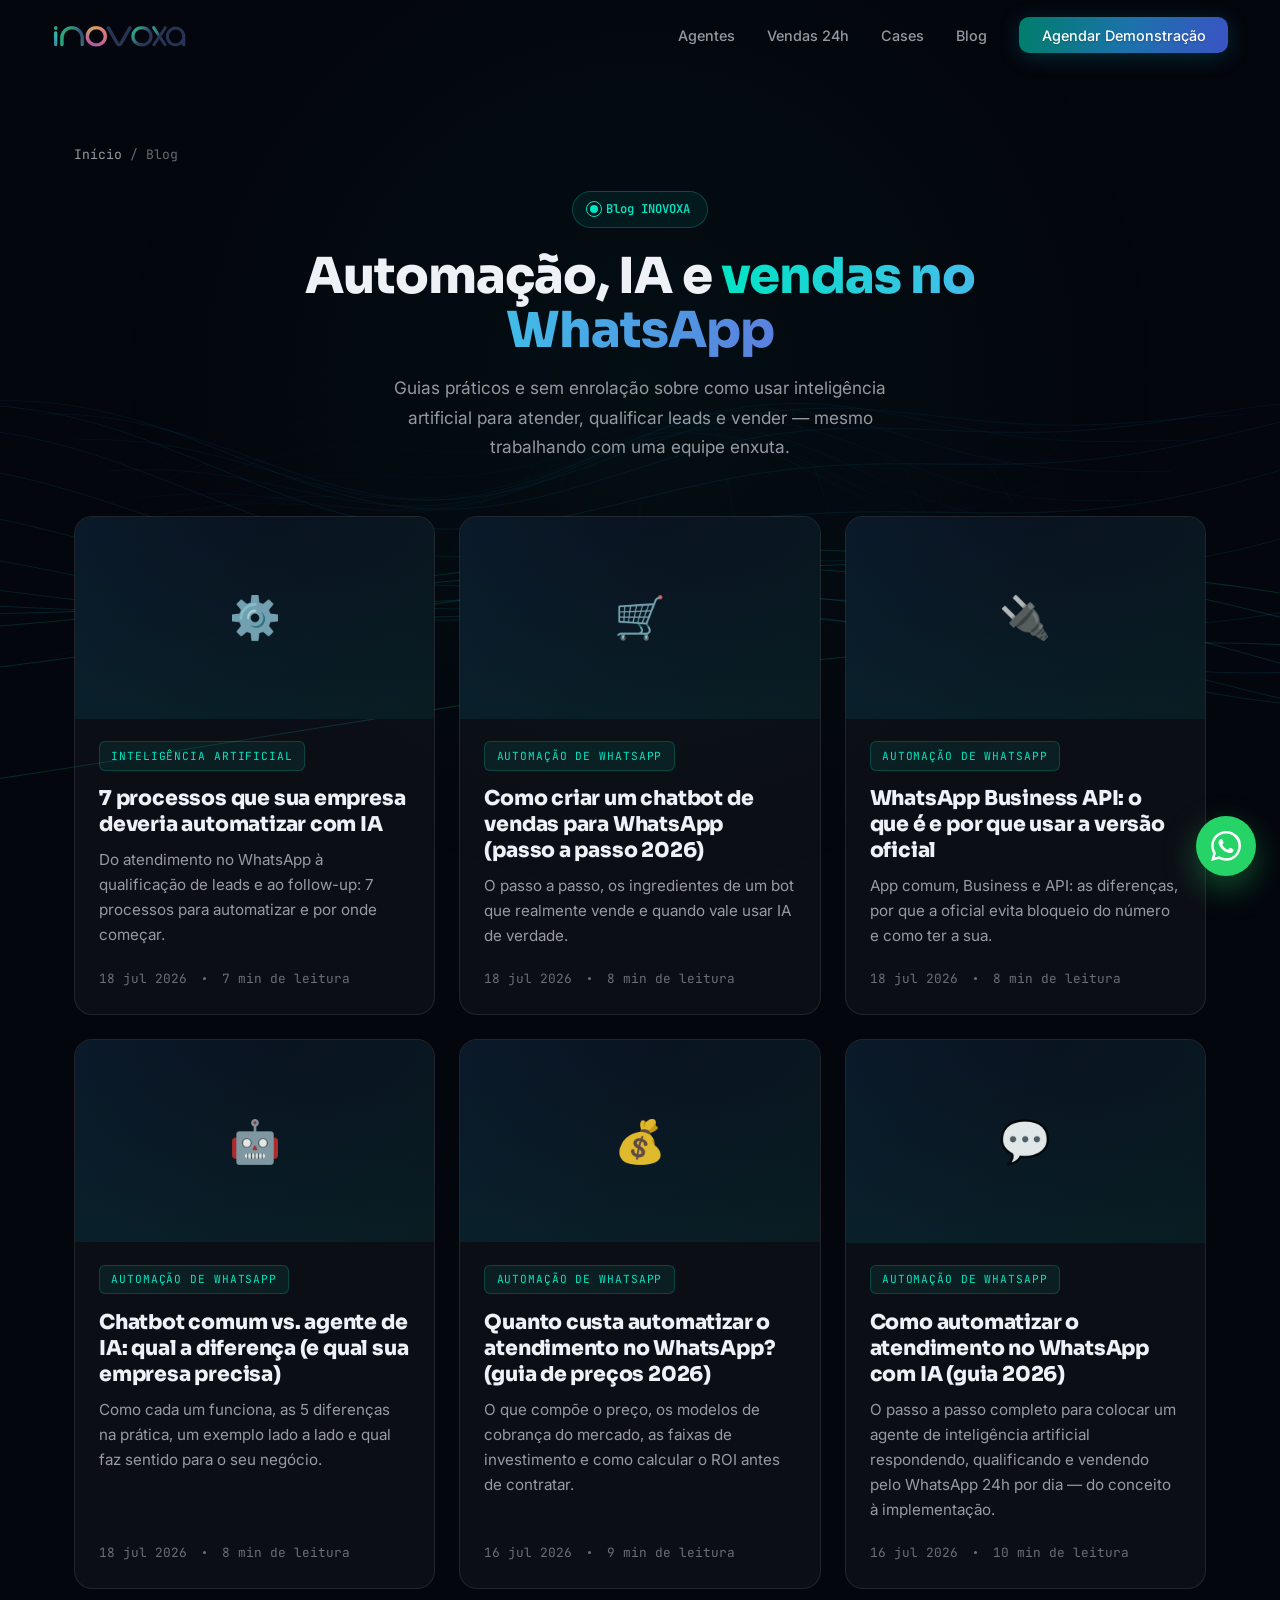
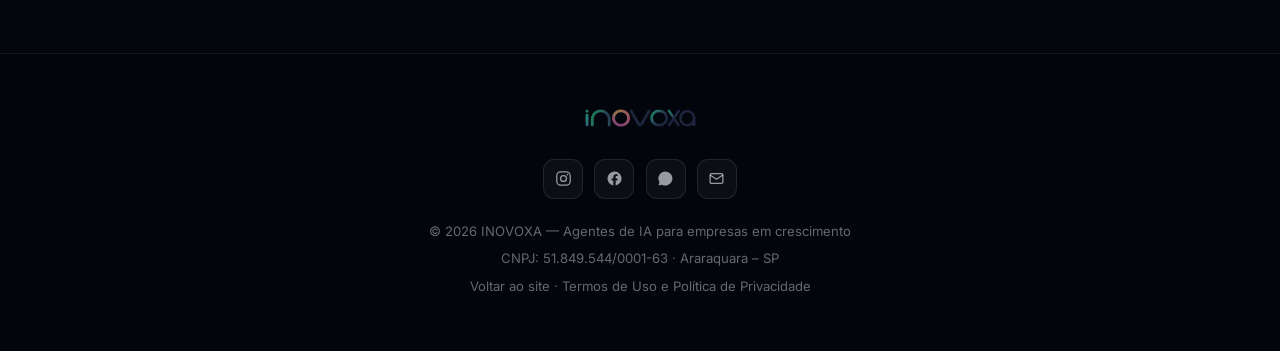
<file: blog/index.html>
<!DOCTYPE html>
<html lang="pt-BR">
<head>
<meta charset="UTF-8">
<meta name="viewport" content="width=device-width, initial-scale=1.0">

<title>Blog INOVOXA — Automação de WhatsApp, Chatbots e IA para Empresas</title>
<meta name="description" content="Guias práticos sobre automação de WhatsApp com IA, chatbots, agentes de inteligência artificial e automação de vendas e atendimento para empresas. Conteúdo da INOVOXA.">
<meta name="author" content="INOVOXA">
<meta name="robots" content="index, follow, max-image-preview:large, max-snippet:-1, max-video-preview:-1">
<meta name="theme-color" content="#04060d">
<link rel="canonical" href="https://inovoxa.com.br/blog/">

<meta property="og:type" content="website">
<meta property="og:site_name" content="INOVOXA">
<meta property="og:locale" content="pt_BR">
<meta property="og:url" content="https://inovoxa.com.br/blog/">
<meta property="og:title" content="Blog INOVOXA — Automação de WhatsApp, Chatbots e IA para Empresas">
<meta property="og:description" content="Guias práticos sobre automação de WhatsApp com IA, chatbots e agentes de inteligência artificial para empresas.">
<meta property="og:image" content="https://inovoxa.com.br/assets/media/og-image.jpg">
<meta name="twitter:card" content="summary_large_image">
<meta name="twitter:image" content="https://inovoxa.com.br/assets/media/og-image.jpg">

<link rel="icon" type="image/png" sizes="32x32" href="/favicon-32x32.png">
<link rel="icon" type="image/png" sizes="16x16" href="/favicon-16x16.png">
<link rel="preconnect" href="https://fonts.googleapis.com">
<link rel="preconnect" href="https://fonts.gstatic.com" crossorigin>
<link href="https://fonts.googleapis.com/css2?family=Sora:wght@400;600;700;800&family=Inter:wght@400;500;600;700&family=JetBrains+Mono:wght@400;600&display=swap" rel="stylesheet">
<link rel="stylesheet" href="/assets/css/style.css">
<link rel="stylesheet" href="/assets/css/blog.css">

<script type="application/ld+json">
{
  "@context": "https://schema.org",
  "@type": "Blog",
  "@id": "https://inovoxa.com.br/blog/#blog",
  "name": "Blog INOVOXA",
  "description": "Guias práticos sobre automação de WhatsApp com IA, chatbots e agentes de inteligência artificial para empresas.",
  "url": "https://inovoxa.com.br/blog/",
  "inLanguage": "pt-BR",
  "publisher": {
    "@type": "Organization",
    "name": "INOVOXA",
    "logo": { "@type": "ImageObject", "url": "https://inovoxa.com.br/logo_Inovoxa.png" }
  },
  "blogPost": [
    {
      "@type": "BlogPosting",
      "headline": "7 processos que sua empresa deveria automatizar com IA",
      "url": "https://inovoxa.com.br/blog/processos-automatizar-com-ia/",
      "datePublished": "2026-07-18",
      "author": { "@type": "Person", "name": "Fabrício Muaca Miguel" }
    },
    {
      "@type": "BlogPosting",
      "headline": "Como criar um chatbot de vendas para WhatsApp (passo a passo 2026)",
      "url": "https://inovoxa.com.br/blog/chatbot-de-vendas-whatsapp/",
      "datePublished": "2026-07-18",
      "author": { "@type": "Person", "name": "Fabrício Muaca Miguel" }
    },
    {
      "@type": "BlogPosting",
      "headline": "WhatsApp Business API: o que é e por que usar a versão oficial",
      "url": "https://inovoxa.com.br/blog/whatsapp-business-api/",
      "datePublished": "2026-07-18",
      "author": { "@type": "Person", "name": "Fabrício Muaca Miguel" }
    },
    {
      "@type": "BlogPosting",
      "headline": "Chatbot comum vs. agente de IA: qual a diferença (e qual sua empresa precisa)",
      "url": "https://inovoxa.com.br/blog/chatbot-vs-agente-de-ia/",
      "datePublished": "2026-07-18",
      "author": { "@type": "Person", "name": "Fabrício Muaca Miguel" }
    },
    {
      "@type": "BlogPosting",
      "headline": "Como automatizar o atendimento no WhatsApp com IA (guia 2026)",
      "url": "https://inovoxa.com.br/blog/como-automatizar-atendimento-whatsapp-com-ia/",
      "datePublished": "2026-07-16",
      "author": { "@type": "Person", "name": "Fabrício Muaca Miguel" }
    },
    {
      "@type": "BlogPosting",
      "headline": "Quanto custa automatizar o atendimento no WhatsApp? (guia de preços 2026)",
      "url": "https://inovoxa.com.br/blog/quanto-custa-automatizar-atendimento-whatsapp/",
      "datePublished": "2026-07-16",
      "author": { "@type": "Person", "name": "Fabrício Muaca Miguel" }
    }
  ]
}
</script>
</head>
<body class="blog-page">

<canvas id="heightfield" aria-hidden="true"></canvas>

<!-- ═══ NAV ═══ -->
<header id="nav" class="scrolled">
  <div class="nav-inner">
    <a href="/" class="nav-logo" aria-label="INOVOXA — início">
      <img src="/_logo.png" alt="INOVOXA">
    </a>
    <nav>
      <ul id="nav-ul">
        <li><a href="/#agentes">Agentes</a></li>
        <li><a href="/#vendedor">Vendas 24h</a></li>
        <li><a href="/#cases">Cases</a></li>
        <li><a href="/blog/">Blog</a></li>
        <li><a href="/#demo" class="nav-cta">Agendar Demonstração</a></li>
      </ul>
    </nav>
    <button class="hamburger" id="hbg" aria-label="Abrir menu" aria-expanded="false">
      <span></span><span></span><span></span>
    </button>
  </div>
</header>

<main class="blog-main">
  <nav class="breadcrumb" aria-label="Trilha de navegação">
    <a href="/">Início</a><span>/</span><span>Blog</span>
  </nav>

  <div class="blog-hero">
    <span class="eyebrow"><span class="pulse-dot"></span>Blog INOVOXA</span>
    <h1>Automação, IA e <span class="grad">vendas no WhatsApp</span></h1>
    <p>Guias práticos e sem enrolação sobre como usar inteligência artificial para atender, qualificar leads e vender — mesmo trabalhando com uma equipe enxuta.</p>
  </div>

  <div class="post-grid">

    <a class="post-card rv" href="/blog/processos-automatizar-com-ia/">
      <div class="thumb"><span class="thumb-ico">⚙️</span></div>
      <div class="post-body">
        <span class="post-tag">Inteligência Artificial</span>
        <h2>7 processos que sua empresa deveria automatizar com IA</h2>
        <p>Do atendimento no WhatsApp à qualificação de leads e ao follow-up: 7 processos para automatizar e por onde começar.</p>
        <div class="post-meta">
          <span>18 jul 2026</span><span class="dot"></span><span>7 min de leitura</span>
        </div>
      </div>
    </a>

    <a class="post-card rv" href="/blog/chatbot-de-vendas-whatsapp/">
      <div class="thumb"><span class="thumb-ico">🛒</span></div>
      <div class="post-body">
        <span class="post-tag">Automação de WhatsApp</span>
        <h2>Como criar um chatbot de vendas para WhatsApp (passo a passo 2026)</h2>
        <p>O passo a passo, os ingredientes de um bot que realmente vende e quando vale usar IA de verdade.</p>
        <div class="post-meta">
          <span>18 jul 2026</span><span class="dot"></span><span>8 min de leitura</span>
        </div>
      </div>
    </a>

    <a class="post-card rv" href="/blog/whatsapp-business-api/">
      <div class="thumb"><span class="thumb-ico">🔌</span></div>
      <div class="post-body">
        <span class="post-tag">Automação de WhatsApp</span>
        <h2>WhatsApp Business API: o que é e por que usar a versão oficial</h2>
        <p>App comum, Business e API: as diferenças, por que a oficial evita bloqueio do número e como ter a sua.</p>
        <div class="post-meta">
          <span>18 jul 2026</span><span class="dot"></span><span>8 min de leitura</span>
        </div>
      </div>
    </a>

    <a class="post-card rv" href="/blog/chatbot-vs-agente-de-ia/">
      <div class="thumb"><span class="thumb-ico">🤖</span></div>
      <div class="post-body">
        <span class="post-tag">Automação de WhatsApp</span>
        <h2>Chatbot comum vs. agente de IA: qual a diferença (e qual sua empresa precisa)</h2>
        <p>Como cada um funciona, as 5 diferenças na prática, um exemplo lado a lado e qual faz sentido para o seu negócio.</p>
        <div class="post-meta">
          <span>18 jul 2026</span><span class="dot"></span><span>8 min de leitura</span>
        </div>
      </div>
    </a>

    <a class="post-card rv" href="/blog/quanto-custa-automatizar-atendimento-whatsapp/">
      <div class="thumb"><span class="thumb-ico">💰</span></div>
      <div class="post-body">
        <span class="post-tag">Automação de WhatsApp</span>
        <h2>Quanto custa automatizar o atendimento no WhatsApp? (guia de preços 2026)</h2>
        <p>O que compõe o preço, os modelos de cobrança do mercado, as faixas de investimento e como calcular o ROI antes de contratar.</p>
        <div class="post-meta">
          <span>16 jul 2026</span><span class="dot"></span><span>9 min de leitura</span>
        </div>
      </div>
    </a>

    <a class="post-card rv" href="/blog/como-automatizar-atendimento-whatsapp-com-ia/">
      <div class="thumb"><span class="thumb-ico">💬</span></div>
      <div class="post-body">
        <span class="post-tag">Automação de WhatsApp</span>
        <h2>Como automatizar o atendimento no WhatsApp com IA (guia 2026)</h2>
        <p>O passo a passo completo para colocar um agente de inteligência artificial respondendo, qualificando e vendendo pelo WhatsApp 24h por dia — do conceito à implementação.</p>
        <div class="post-meta">
          <span>16 jul 2026</span><span class="dot"></span><span>10 min de leitura</span>
        </div>
      </div>
    </a>

  </div>
</main>

<!-- ═══ FOOTER ═══ -->
<footer>
  <div class="wrap foot-inner">
    <img src="/_logo.png" alt="INOVOXA" class="foot-logo">
    <div class="foot-social">
      <a href="https://www.instagram.com/inovoxatecnologia/" target="_blank" rel="noopener" title="Instagram" aria-label="Instagram da INOVOXA"><svg viewBox="0 0 24 24" fill="none" stroke="currentColor" stroke-width="1.8"><rect x="2.5" y="2.5" width="19" height="19" rx="5.5"/><circle cx="12" cy="12" r="4.2"/><circle cx="17.6" cy="6.4" r="1.2" fill="currentColor" stroke="none"/></svg></a>
      <a href="https://www.facebook.com/inovoxa" target="_blank" rel="noopener" title="Facebook" aria-label="Facebook da INOVOXA"><svg viewBox="0 0 24 24" fill="currentColor"><path d="M22 12a10 10 0 10-11.6 9.9v-7H7.9V12h2.5V9.8c0-2.5 1.5-3.9 3.8-3.9 1.1 0 2.2.2 2.2.2v2.5h-1.2c-1.2 0-1.6.8-1.6 1.6V12h2.7l-.4 2.9h-2.3v7A10 10 0 0022 12z"/></svg></a>
      <a href="https://api.whatsapp.com/send/?phone=5516981249881&text=Ol%C3%A1!%20Vim%20do%20blog%20INOVOXA%20e%20quero%20saber%20mais..." target="_blank" rel="noopener" title="WhatsApp" aria-label="WhatsApp da INOVOXA"><svg viewBox="0 0 24 24" fill="currentColor"><path d="M17.5 14.4c-.3-.1-1.7-.9-2-1-.3-.1-.5-.1-.6.1l-.9 1.2c-.2.2-.3.2-.6.1s-1.3-.5-2.4-1.5c-.9-.8-1.5-1.8-1.6-2s0-.5.1-.6l.4-.5c.1-.2.2-.3.3-.5s0-.4 0-.5l-.9-2.2c-.2-.6-.5-.5-.6-.5H8.6c-.2 0-.5.1-.8.4s-1 1-1 2.5 1.1 2.9 1.2 3.1 2.1 3.2 5.1 4.5c.7.3 1.3.5 1.7.6.7.2 1.4.2 1.9.1.6-.1 1.7-.7 2-1.4.2-.7.2-1.3.2-1.4-.1-.1-.3-.2-.6-.3M12 2a10 10 0 00-8.5 15.3L2 22l4.8-1.3A10 10 0 1012 2z"/></svg></a>
      <a href="mailto:suporte@inovoxa.com.br" title="E-mail" aria-label="E-mail da INOVOXA"><svg viewBox="0 0 24 24" fill="none" stroke="currentColor" stroke-width="1.8"><rect x="3" y="5" width="18" height="14" rx="2"/><path d="M3 7l9 6 9-6"/></svg></a>
    </div>
    <p>© 2026 INOVOXA — Agentes de IA para empresas em crescimento</p>
    <p>CNPJ: 51.849.544/0001-63 · Araraquara – SP</p>
    <p><a href="/">Voltar ao site</a> · <a href="https://chat.inovoxa.com.br/legal/termos.html" target="_blank" rel="noopener">Termos de Uso e Política de Privacidade</a></p>
  </div>
</footer>

<a href="https://api.whatsapp.com/send/?phone=5516981249881&text=Ol%C3%A1!%20Vim%20do%20blog%20INOVOXA%20e%20quero%20saber%20mais..." target="_blank" rel="noopener" class="wa-float" title="Falar no WhatsApp" aria-label="Falar no WhatsApp">
  <svg viewBox="0 0 24 24" fill="currentColor"><path d="M17.472 14.382c-.297-.149-1.758-.867-2.03-.967-.273-.099-.471-.148-.67.15-.197.297-.767.966-.94 1.164-.173.199-.347.223-.644.075-.297-.15-1.255-.463-2.39-1.475-.883-.788-1.48-1.761-1.653-2.059-.173-.297-.018-.458.13-.606.134-.133.298-.347.446-.52.149-.174.198-.298.298-.497.099-.198.05-.371-.025-.52-.075-.149-.669-1.612-.916-2.207-.242-.579-.487-.5-.669-.51-.173-.008-.371-.01-.57-.01-.198 0-.52.074-.792.372-.272.297-1.04 1.016-1.04 2.479 0 1.462 1.065 2.875 1.213 3.074.149.198 2.096 3.2 5.077 4.487.709.306 1.262.489 1.694.625.712.227 1.36.195 1.871.118.571-.085 1.758-.719 2.006-1.413.248-.694.248-1.289.173-1.413-.074-.124-.272-.198-.57-.347m-5.421 7.403h-.004a9.87 9.87 0 01-5.031-1.378l-.361-.214-3.741.982.998-3.648-.235-.374a9.86 9.86 0 01-1.51-5.26c.001-5.45 4.436-9.884 9.888-9.884 2.64 0 5.122 1.03 6.988 2.898a9.825 9.825 0 012.893 6.994c-.003 5.45-4.437 9.884-9.885 9.884m8.413-18.297A11.815 11.815 0 0012.05 0C5.495 0 .16 5.335.157 11.892c0 2.096.547 4.142 1.588 5.945L.057 24l6.305-1.654a11.882 11.882 0 005.683 1.448h.005c6.554 0 11.89-5.335 11.893-11.893A11.821 11.821 0 0020.885 3.488"/></svg>
</a>

<script src="/assets/js/main.js"></script>
</body>
</html>
</file>
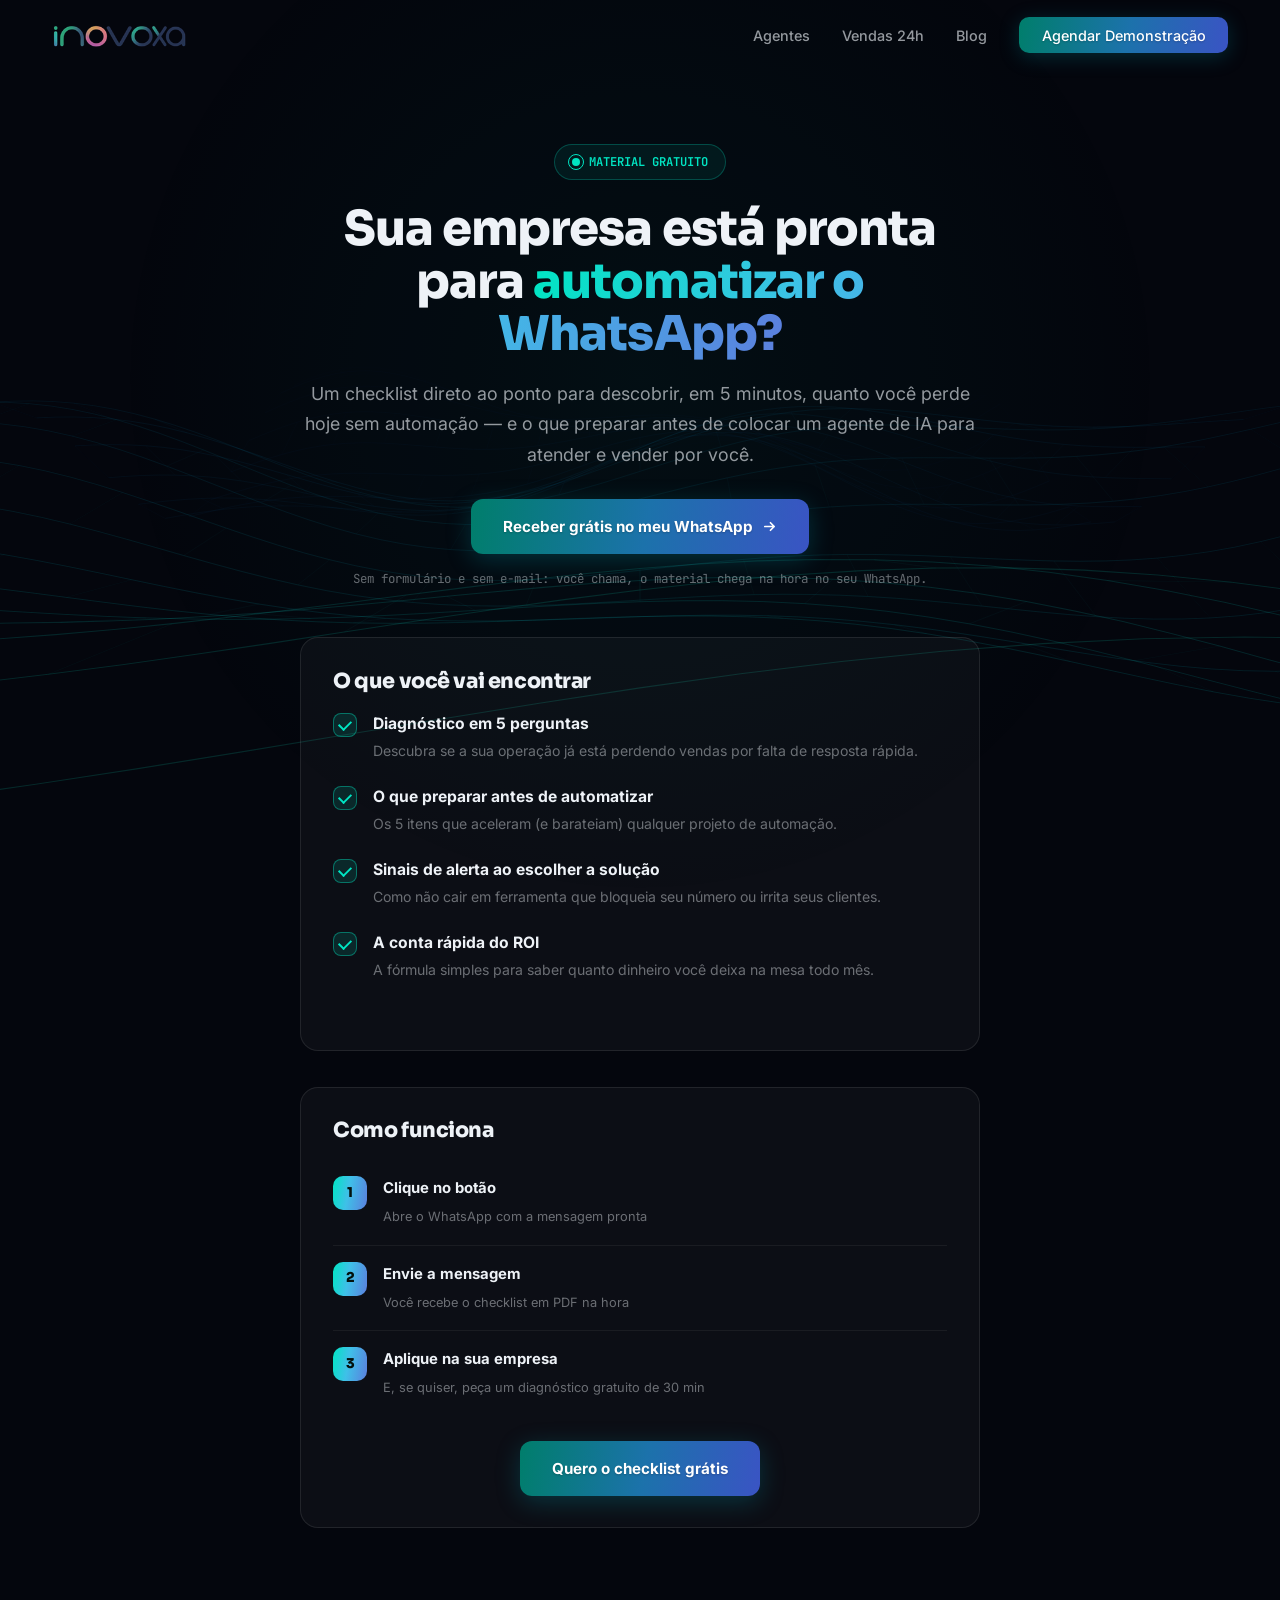
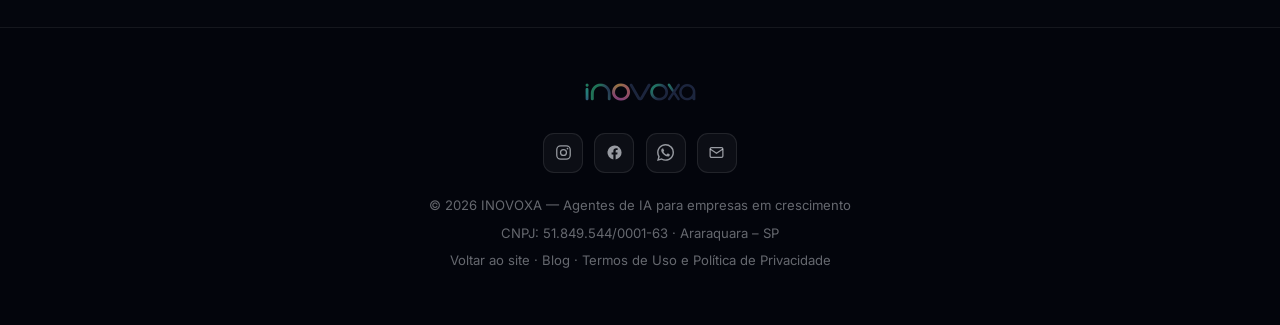
<file: checklist/index.html>
<!DOCTYPE html>
<html lang="pt-BR">
<head>
<meta charset="UTF-8">
<meta name="viewport" content="width=device-width, initial-scale=1.0">

<title>Checklist Grátis: Automatize o WhatsApp da Sua Empresa — INOVOXA</title>
<meta name="description" content="Baixe grátis o checklist da INOVOXA e descubra em 5 minutos se sua empresa está pronta para automatizar o atendimento no WhatsApp com IA — e quanto você perde sem automação.">
<meta name="author" content="INOVOXA">
<meta name="robots" content="index, follow, max-image-preview:large, max-snippet:-1">
<meta name="theme-color" content="#04060d">
<link rel="canonical" href="https://inovoxa.com.br/checklist/">

<meta property="og:type" content="website">
<meta property="og:site_name" content="INOVOXA">
<meta property="og:locale" content="pt_BR">
<meta property="og:url" content="https://inovoxa.com.br/checklist/">
<meta property="og:title" content="Checklist Grátis: Automatize o WhatsApp da Sua Empresa">
<meta property="og:description" content="Descubra em 5 minutos se sua empresa está pronta para automatizar o WhatsApp com IA — e quanto você perde hoje sem automação. Receba grátis no seu WhatsApp.">
<meta property="og:image" content="https://inovoxa.com.br/assets/media/og-image.jpg">
<meta name="twitter:card" content="summary_large_image">
<meta name="twitter:image" content="https://inovoxa.com.br/assets/media/og-image.jpg">

<link rel="icon" type="image/png" sizes="32x32" href="/favicon-32x32.png">
<link rel="icon" type="image/png" sizes="16x16" href="/favicon-16x16.png">
<link rel="preconnect" href="https://fonts.googleapis.com">
<link rel="preconnect" href="https://fonts.gstatic.com" crossorigin>
<link href="https://fonts.googleapis.com/css2?family=Sora:wght@400;600;700;800&family=Inter:wght@400;500;600;700&family=JetBrains+Mono:wght@400;600&display=swap" rel="stylesheet">
<link rel="stylesheet" href="/assets/css/style.css">
<link rel="stylesheet" href="/assets/css/blog.css">

<script type="application/ld+json">
{
  "@context": "https://schema.org",
  "@type": "WebPage",
  "@id": "https://inovoxa.com.br/checklist/",
  "name": "Checklist: sua empresa está pronta para automatizar o WhatsApp?",
  "description": "Material gratuito da INOVOXA para avaliar se sua empresa está pronta para automatizar o atendimento no WhatsApp com agentes de IA.",
  "inLanguage": "pt-BR",
  "publisher": {
    "@type": "Organization",
    "name": "INOVOXA",
    "logo": { "@type": "ImageObject", "url": "https://inovoxa.com.br/logo_Inovoxa.png" }
  }
}
</script>
</head>
<body class="blog-page">

<canvas id="heightfield" aria-hidden="true"></canvas>

<!-- ═══ NAV ═══ -->
<header id="nav" class="scrolled">
  <div class="nav-inner">
    <a href="/" class="nav-logo" aria-label="INOVOXA — início">
      <img src="/_logo.png" alt="INOVOXA">
    </a>
    <nav>
      <ul id="nav-ul">
        <li><a href="/#agentes">Agentes</a></li>
        <li><a href="/#vendedor">Vendas 24h</a></li>
        <li><a href="/blog/">Blog</a></li>
        <li><a href="/#demo" class="nav-cta">Agendar Demonstração</a></li>
      </ul>
    </nav>
    <button class="hamburger" id="hbg" aria-label="Abrir menu" aria-expanded="false">
      <span></span><span></span><span></span>
    </button>
  </div>
</header>

<main class="blog-main">

  <div class="lp-hero">
    <span class="eyebrow" style="display:inline-flex;align-items:center;gap:.55rem;background:rgba(0,229,195,.07);border:1px solid rgba(0,229,195,.25);color:var(--teal);padding:.45rem 1.05rem;border-radius:50px;font-size:.76rem;font-weight:600;font-family:var(--font-m);margin-bottom:1.4rem"><span class="pulse-dot"></span>MATERIAL GRATUITO</span>
    <h1>Sua empresa está pronta para <em class="grad">automatizar o WhatsApp?</em></h1>
    <p class="lede">Um checklist direto ao ponto para descobrir, em 5 minutos, quanto você perde hoje sem automação — e o que preparar antes de colocar um agente de IA para atender e vender por você.</p>
    <a class="btn btn-p" href="https://api.whatsapp.com/send/?phone=5516981249881&text=Ol%C3%A1!%20Quero%20receber%20o%20checklist%20gratuito%20de%20automa%C3%A7%C3%A3o%20do%20WhatsApp." target="_blank" rel="noopener">Receber grátis no meu WhatsApp<svg viewBox="0 0 16 16" fill="none"><path d="M3 8h10M9 4l4 4-4 4" stroke="currentColor" stroke-width="1.8" stroke-linecap="round" stroke-linejoin="round"/></svg></a>
    <p class="lm-note">Sem formulário e sem e-mail: você chama, o material chega na hora no seu WhatsApp.</p>
  </div>

  <div class="lp-card">
    <h2>O que você vai encontrar</h2>
    <ul class="checks">
      <li><span class="chk"></span><div><strong>Diagnóstico em 5 perguntas</strong><p>Descubra se a sua operação já está perdendo vendas por falta de resposta rápida.</p></div></li>
      <li><span class="chk"></span><div><strong>O que preparar antes de automatizar</strong><p>Os 5 itens que aceleram (e barateiam) qualquer projeto de automação.</p></div></li>
      <li><span class="chk"></span><div><strong>Sinais de alerta ao escolher a solução</strong><p>Como não cair em ferramenta que bloqueia seu número ou irrita seus clientes.</p></div></li>
      <li><span class="chk"></span><div><strong>A conta rápida do ROI</strong><p>A fórmula simples para saber quanto dinheiro você deixa na mesa todo mês.</p></div></li>
    </ul>
  </div>

  <div class="lp-card">
    <h2>Como funciona</h2>
    <ul class="steps">
      <li><span class="sn">1</span><div><strong>Clique no botão</strong><em>Abre o WhatsApp com a mensagem pronta</em></div></li>
      <li><span class="sn">2</span><div><strong>Envie a mensagem</strong><em>Você recebe o checklist em PDF na hora</em></div></li>
      <li><span class="sn">3</span><div><strong>Aplique na sua empresa</strong><em>E, se quiser, peça um diagnóstico gratuito de 30 min</em></div></li>
    </ul>
    <div style="text-align:center;margin-top:1.6rem">
      <a class="btn btn-p" href="https://api.whatsapp.com/send/?phone=5516981249881&text=Ol%C3%A1!%20Quero%20receber%20o%20checklist%20gratuito%20de%20automa%C3%A7%C3%A3o%20do%20WhatsApp." target="_blank" rel="noopener">Quero o checklist grátis</a>
    </div>
  </div>

</main>

<!-- ═══ FOOTER ═══ -->
<footer>
  <div class="wrap foot-inner">
    <img src="/_logo.png" alt="INOVOXA" class="foot-logo">
    <div class="foot-social">
      <a href="https://www.instagram.com/inovoxatecnologia/" target="_blank" rel="noopener" title="Instagram" aria-label="Instagram da INOVOXA"><svg viewBox="0 0 24 24" fill="none" stroke="currentColor" stroke-width="1.8"><rect x="2.5" y="2.5" width="19" height="19" rx="5.5"/><circle cx="12" cy="12" r="4.2"/><circle cx="17.6" cy="6.4" r="1.2" fill="currentColor" stroke="none"/></svg></a>
      <a href="https://www.facebook.com/inovoxa" target="_blank" rel="noopener" title="Facebook" aria-label="Facebook da INOVOXA"><svg viewBox="0 0 24 24" fill="currentColor"><path d="M22 12a10 10 0 10-11.6 9.9v-7H7.9V12h2.5V9.8c0-2.5 1.5-3.9 3.8-3.9 1.1 0 2.2.2 2.2.2v2.5h-1.2c-1.2 0-1.6.8-1.6 1.6V12h2.7l-.4 2.9h-2.3v7A10 10 0 0022 12z"/></svg></a>
      <a href="https://api.whatsapp.com/send/?phone=5516981249881&text=Ol%C3%A1!%20Vim%20do%20site%20INOVOXA%20e%20quero%20saber%20mais..." target="_blank" rel="noopener" title="WhatsApp" aria-label="WhatsApp da INOVOXA"><svg viewBox="0 0 24 24" fill="currentColor"><path d="M17.472 14.382c-.297-.149-1.758-.867-2.03-.967-.273-.099-.471-.148-.67.15-.197.297-.767.966-.94 1.164-.173.199-.347.223-.644.075-.297-.15-1.255-.463-2.39-1.475-.883-.788-1.48-1.761-1.653-2.059-.173-.297-.018-.458.13-.606.134-.133.298-.347.446-.52.149-.174.198-.298.298-.497.099-.198.05-.371-.025-.52-.075-.149-.669-1.612-.916-2.207-.242-.579-.487-.5-.669-.51-.173-.008-.371-.01-.57-.01-.198 0-.52.074-.792.372-.272.297-1.04 1.016-1.04 2.479 0 1.462 1.065 2.875 1.213 3.074.149.198 2.096 3.2 5.077 4.487.709.306 1.262.489 1.694.625.712.227 1.36.195 1.871.118.571-.085 1.758-.719 2.006-1.413.248-.694.248-1.289.173-1.413-.074-.124-.272-.198-.57-.347m-5.421 7.403h-.004a9.87 9.87 0 01-5.031-1.378l-.361-.214-3.741.982.998-3.648-.235-.374a9.86 9.86 0 01-1.51-5.26c.001-5.45 4.436-9.884 9.888-9.884 2.64 0 5.122 1.03 6.988 2.898a9.825 9.825 0 012.893 6.994c-.003 5.45-4.437 9.884-9.885 9.884m8.413-18.297A11.815 11.815 0 0012.05 0C5.495 0 .16 5.335.157 11.892c0 2.096.547 4.142 1.588 5.945L.057 24l6.305-1.654a11.882 11.882 0 005.683 1.448h.005c6.554 0 11.89-5.335 11.893-11.893A11.821 11.821 0 0020.885 3.488"/></svg></a>
      <a href="mailto:suporte@inovoxa.com.br" title="E-mail" aria-label="E-mail da INOVOXA"><svg viewBox="0 0 24 24" fill="none" stroke="currentColor" stroke-width="1.8"><rect x="3" y="5" width="18" height="14" rx="2"/><path d="M3 7l9 6 9-6"/></svg></a>
    </div>
    <p>© 2026 INOVOXA — Agentes de IA para empresas em crescimento</p>
    <p>CNPJ: 51.849.544/0001-63 · Araraquara – SP</p>
    <p><a href="/">Voltar ao site</a> · <a href="/blog/">Blog</a> · <a href="https://chat.inovoxa.com.br/legal/termos.html" target="_blank" rel="noopener">Termos de Uso e Política de Privacidade</a></p>
  </div>
</footer>

<script src="/assets/js/main.js"></script>
</body>
</html>
</file>
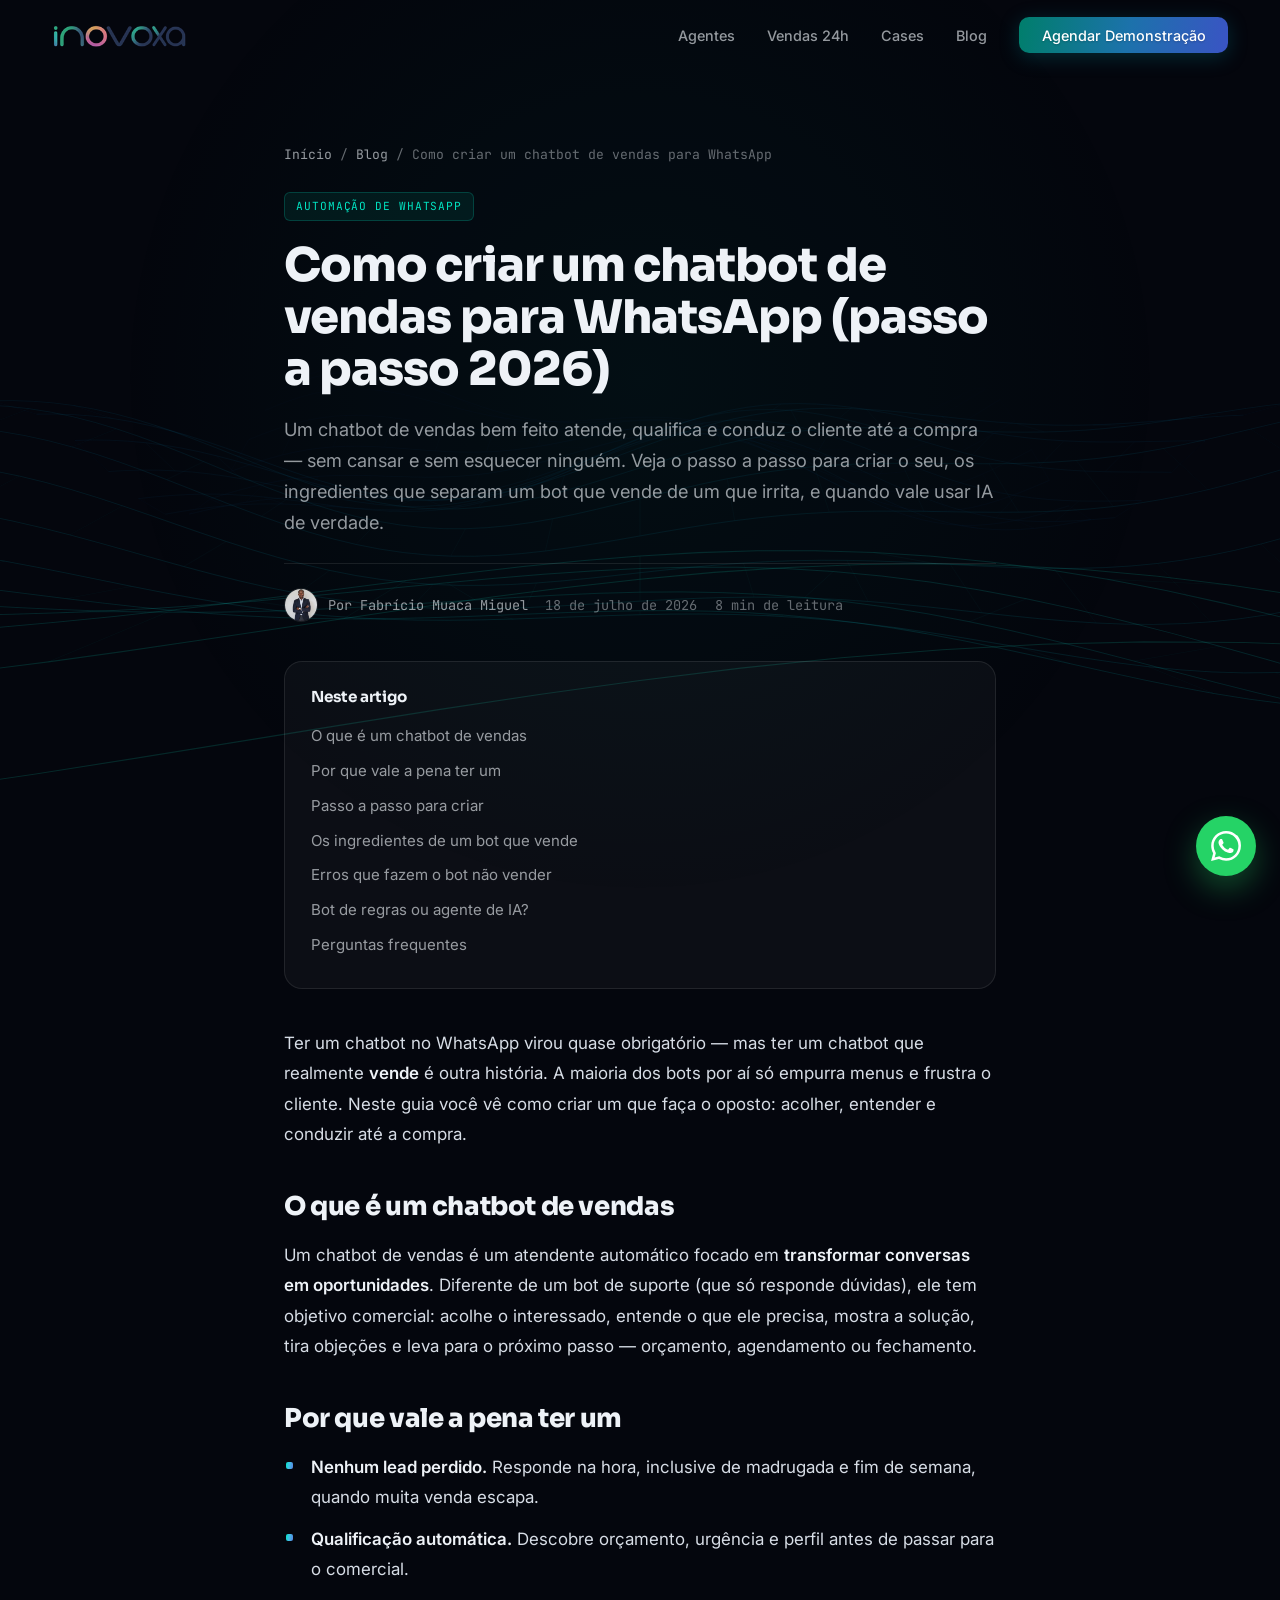
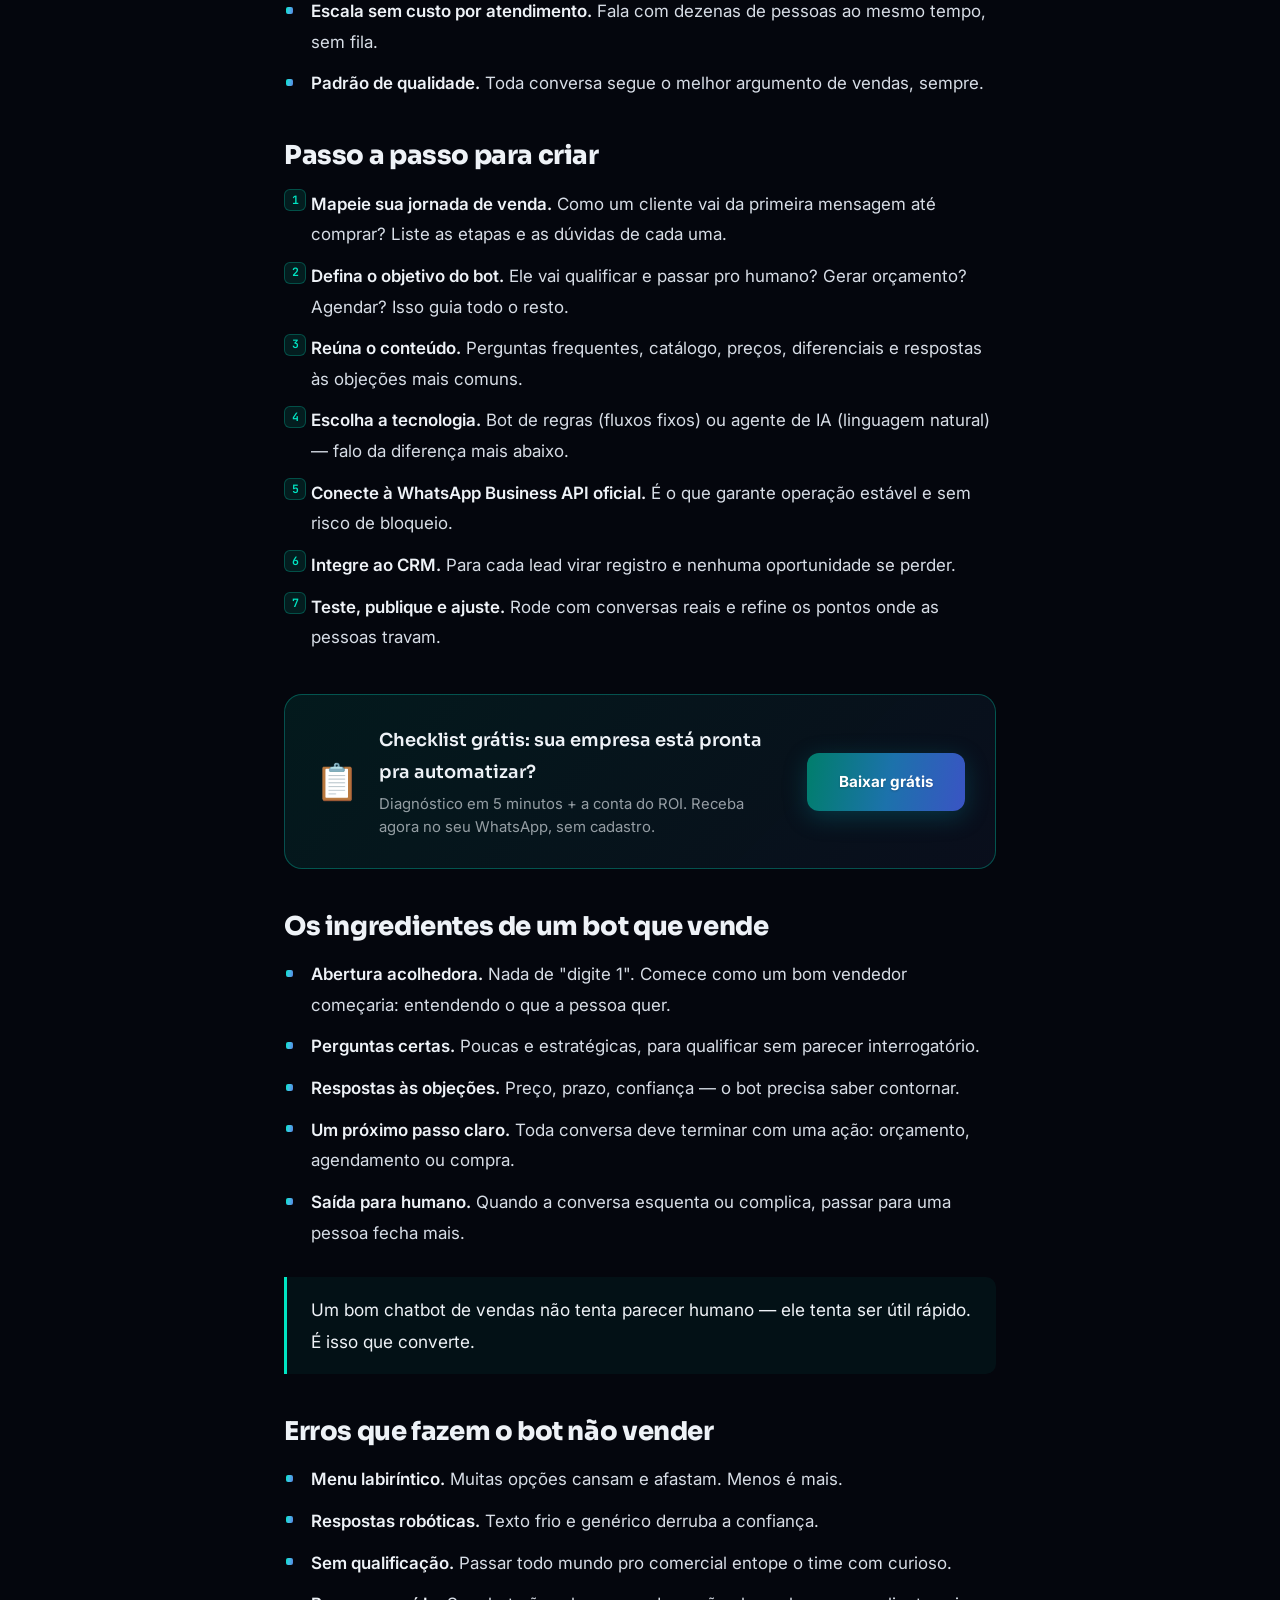
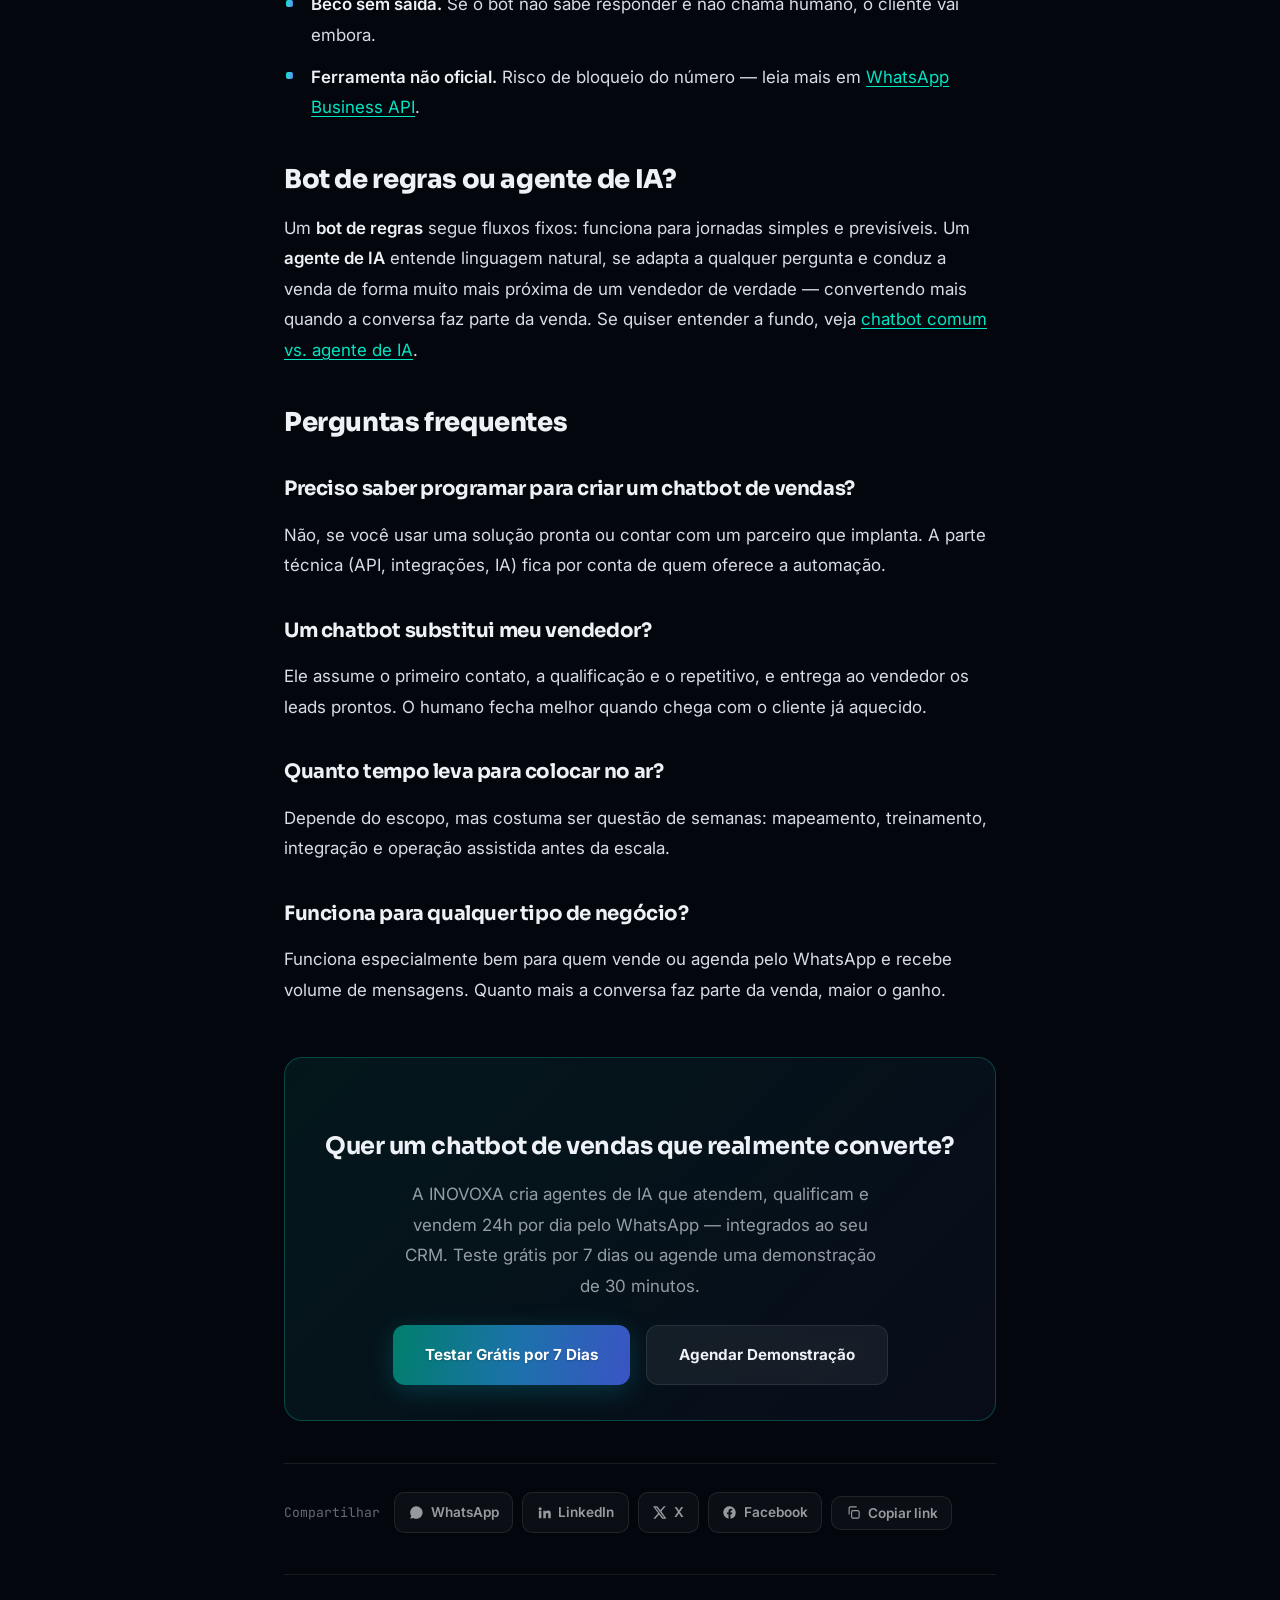
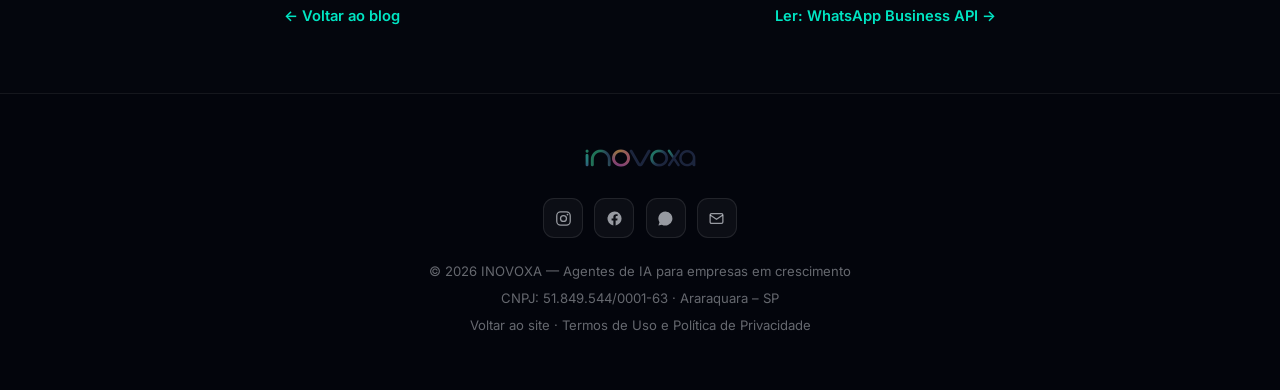
<file: blog/chatbot-de-vendas-whatsapp/index.html>
<!DOCTYPE html>
<html lang="pt-BR">
<head>
<meta charset="UTF-8">
<meta name="viewport" content="width=device-width, initial-scale=1.0">

<title>Como Criar um Chatbot de Vendas para WhatsApp (Passo a Passo 2026) — INOVOXA</title>
<meta name="description" content="Aprenda como criar um chatbot de vendas para WhatsApp: o que é, o passo a passo, os ingredientes de um bot que realmente vende e por que um agente de IA converte mais que um bot de regras.">
<meta name="author" content="Fabrício Muaca Miguel">
<meta name="robots" content="index, follow, max-image-preview:large, max-snippet:-1, max-video-preview:-1">
<meta name="theme-color" content="#04060d">
<link rel="canonical" href="https://inovoxa.com.br/blog/chatbot-de-vendas-whatsapp/">

<meta property="og:type" content="article">
<meta property="og:site_name" content="INOVOXA">
<meta property="og:locale" content="pt_BR">
<meta property="og:url" content="https://inovoxa.com.br/blog/chatbot-de-vendas-whatsapp/">
<meta property="og:title" content="Como Criar um Chatbot de Vendas para WhatsApp (Passo a Passo 2026)">
<meta property="og:description" content="O passo a passo, os ingredientes de um bot que realmente vende e por que a IA converte mais que um bot de regras.">
<meta property="og:image" content="https://inovoxa.com.br/assets/media/og-image.jpg">
<meta property="article:published_time" content="2026-07-18">
<meta property="article:author" content="Fabrício Muaca Miguel">
<meta property="article:section" content="Automação de WhatsApp">
<meta name="twitter:card" content="summary_large_image">
<meta name="twitter:title" content="Como Criar um Chatbot de Vendas para WhatsApp (2026)">
<meta name="twitter:description" content="Passo a passo, ingredientes de um bot que vende e por que a IA converte mais.">
<meta name="twitter:image" content="https://inovoxa.com.br/assets/media/og-image.jpg">

<link rel="icon" type="image/png" sizes="32x32" href="/favicon-32x32.png">
<link rel="icon" type="image/png" sizes="16x16" href="/favicon-16x16.png">
<link rel="preconnect" href="https://fonts.googleapis.com">
<link rel="preconnect" href="https://fonts.gstatic.com" crossorigin>
<link href="https://fonts.googleapis.com/css2?family=Sora:wght@400;600;700;800&family=Inter:wght@400;500;600;700&family=JetBrains+Mono:wght@400;600&display=swap" rel="stylesheet">
<link rel="stylesheet" href="/assets/css/style.css">
<link rel="stylesheet" href="/assets/css/blog.css">

<script type="application/ld+json">
{
  "@context": "https://schema.org",
  "@graph": [
    {
      "@type": "BlogPosting",
      "@id": "https://inovoxa.com.br/blog/chatbot-de-vendas-whatsapp/#article",
      "headline": "Como criar um chatbot de vendas para WhatsApp (passo a passo 2026)",
      "description": "O que é um chatbot de vendas, o passo a passo para criar, os ingredientes de um bot que realmente vende e por que um agente de IA converte mais que um bot de regras.",
      "image": "https://inovoxa.com.br/assets/media/og-image.jpg",
      "datePublished": "2026-07-18",
      "dateModified": "2026-07-18",
      "inLanguage": "pt-BR",
      "author": {
        "@type": "Person",
        "name": "Fabrício Muaca Miguel",
        "jobTitle": "Co-fundador e CEO da INOVOXA"
      },
      "publisher": {
        "@type": "Organization",
        "name": "INOVOXA",
        "logo": { "@type": "ImageObject", "url": "https://inovoxa.com.br/logo_Inovoxa.png" }
      },
      "mainEntityOfPage": { "@type": "WebPage", "@id": "https://inovoxa.com.br/blog/chatbot-de-vendas-whatsapp/" }
    },
    {
      "@type": "BreadcrumbList",
      "itemListElement": [
        { "@type": "ListItem", "position": 1, "name": "Início", "item": "https://inovoxa.com.br/" },
        { "@type": "ListItem", "position": 2, "name": "Blog", "item": "https://inovoxa.com.br/blog/" },
        { "@type": "ListItem", "position": 3, "name": "Como criar um chatbot de vendas para WhatsApp" }
      ]
    }
  ]
}
</script>
</head>
<body class="blog-page">

<canvas id="heightfield" aria-hidden="true"></canvas>

<!-- ═══ NAV ═══ -->
<header id="nav" class="scrolled">
  <div class="nav-inner">
    <a href="/" class="nav-logo" aria-label="INOVOXA — início">
      <img src="/_logo.png" alt="INOVOXA">
    </a>
    <nav>
      <ul id="nav-ul">
        <li><a href="/#agentes">Agentes</a></li>
        <li><a href="/#vendedor">Vendas 24h</a></li>
        <li><a href="/#cases">Cases</a></li>
        <li><a href="/blog/">Blog</a></li>
        <li><a href="/#demo" class="nav-cta">Agendar Demonstração</a></li>
      </ul>
    </nav>
    <button class="hamburger" id="hbg" aria-label="Abrir menu" aria-expanded="false">
      <span></span><span></span><span></span>
    </button>
  </div>
</header>

<main class="blog-main blog-narrow">
  <nav class="breadcrumb" aria-label="Trilha de navegação">
    <a href="/">Início</a><span>/</span><a href="/blog/">Blog</a><span>/</span><span>Como criar um chatbot de vendas para WhatsApp</span>
  </nav>

  <article>
    <header class="article-head">
      <span class="post-tag">Automação de WhatsApp</span>
      <h1>Como criar um chatbot de vendas para WhatsApp (passo a passo 2026)</h1>
      <p class="lede">Um chatbot de vendas bem feito atende, qualifica e conduz o cliente até a compra — sem cansar e sem esquecer ninguém. Veja o passo a passo para criar o seu, os ingredientes que separam um bot que vende de um que irrita, e quando vale usar IA de verdade.</p>
      <div class="article-meta">
        <span class="author"><img class="av" src="/foto fabricio.jpg" alt="Fabrício Muaca Miguel">Por Fabrício Muaca Miguel</span>
        <span>18 de julho de 2026</span>
        <span>8 min de leitura</span>
      </div>
    </header>

    <nav class="toc" aria-label="Neste artigo">
      <strong>Neste artigo</strong>
      <ol>
        <li><a href="#o-que-e">O que é um chatbot de vendas</a></li>
        <li><a href="#vale">Por que vale a pena ter um</a></li>
        <li><a href="#passo-a-passo">Passo a passo para criar</a></li>
        <li><a href="#ingredientes">Os ingredientes de um bot que vende</a></li>
        <li><a href="#erros">Erros que fazem o bot não vender</a></li>
        <li><a href="#ia">Bot de regras ou agente de IA?</a></li>
        <li><a href="#faq">Perguntas frequentes</a></li>
      </ol>
    </nav>

    <div class="prose">
      <p>Ter um chatbot no WhatsApp virou quase obrigatório — mas ter um chatbot que realmente <strong>vende</strong> é outra história. A maioria dos bots por aí só empurra menus e frustra o cliente. Neste guia você vê como criar um que faça o oposto: acolher, entender e conduzir até a compra.</p>

      <h2 id="o-que-e">O que é um chatbot de vendas</h2>
      <p>Um chatbot de vendas é um atendente automático focado em <strong>transformar conversas em oportunidades</strong>. Diferente de um bot de suporte (que só responde dúvidas), ele tem objetivo comercial: acolhe o interessado, entende o que ele precisa, mostra a solução, tira objeções e leva para o próximo passo — orçamento, agendamento ou fechamento.</p>

      <h2 id="vale">Por que vale a pena ter um</h2>
      <ul>
        <li><strong>Nenhum lead perdido.</strong> Responde na hora, inclusive de madrugada e fim de semana, quando muita venda escapa.</li>
        <li><strong>Qualificação automática.</strong> Descobre orçamento, urgência e perfil antes de passar para o comercial.</li>
        <li><strong>Escala sem custo por atendimento.</strong> Fala com dezenas de pessoas ao mesmo tempo, sem fila.</li>
        <li><strong>Padrão de qualidade.</strong> Toda conversa segue o melhor argumento de vendas, sempre.</li>
      </ul>

      <h2 id="passo-a-passo">Passo a passo para criar</h2>
      <ol>
        <li><strong>Mapeie sua jornada de venda.</strong> Como um cliente vai da primeira mensagem até comprar? Liste as etapas e as dúvidas de cada uma.</li>
        <li><strong>Defina o objetivo do bot.</strong> Ele vai qualificar e passar pro humano? Gerar orçamento? Agendar? Isso guia todo o resto.</li>
        <li><strong>Reúna o conteúdo.</strong> Perguntas frequentes, catálogo, preços, diferenciais e respostas às objeções mais comuns.</li>
        <li><strong>Escolha a tecnologia.</strong> Bot de regras (fluxos fixos) ou agente de IA (linguagem natural) — falo da diferença mais abaixo.</li>
        <li><strong>Conecte à WhatsApp Business API oficial.</strong> É o que garante operação estável e sem risco de bloqueio.</li>
        <li><strong>Integre ao CRM.</strong> Para cada lead virar registro e nenhuma oportunidade se perder.</li>
        <li><strong>Teste, publique e ajuste.</strong> Rode com conversas reais e refine os pontos onde as pessoas travam.</li>
      </ol>

      <div class="lm-box">
        <span class="lm-ico">📋</span>
        <div class="lm-body">
          <strong>Checklist grátis: sua empresa está pronta pra automatizar?</strong>
          <p>Diagnóstico em 5 minutos + a conta do ROI. Receba agora no seu WhatsApp, sem cadastro.</p>
        </div>
        <a class="btn btn-p" href="/checklist/">Baixar grátis</a>
      </div>

      <h2 id="ingredientes">Os ingredientes de um bot que vende</h2>
      <ul>
        <li><strong>Abertura acolhedora.</strong> Nada de "digite 1". Comece como um bom vendedor começaria: entendendo o que a pessoa quer.</li>
        <li><strong>Perguntas certas.</strong> Poucas e estratégicas, para qualificar sem parecer interrogatório.</li>
        <li><strong>Respostas às objeções.</strong> Preço, prazo, confiança — o bot precisa saber contornar.</li>
        <li><strong>Um próximo passo claro.</strong> Toda conversa deve terminar com uma ação: orçamento, agendamento ou compra.</li>
        <li><strong>Saída para humano.</strong> Quando a conversa esquenta ou complica, passar para uma pessoa fecha mais.</li>
      </ul>
      <blockquote><p>Um bom chatbot de vendas não tenta parecer humano — ele tenta ser útil rápido. É isso que converte.</p></blockquote>

      <h2 id="erros">Erros que fazem o bot não vender</h2>
      <ul>
        <li><strong>Menu labiríntico.</strong> Muitas opções cansam e afastam. Menos é mais.</li>
        <li><strong>Respostas robóticas.</strong> Texto frio e genérico derruba a confiança.</li>
        <li><strong>Sem qualificação.</strong> Passar todo mundo pro comercial entope o time com curioso.</li>
        <li><strong>Beco sem saída.</strong> Se o bot não sabe responder e não chama humano, o cliente vai embora.</li>
        <li><strong>Ferramenta não oficial.</strong> Risco de bloqueio do número — leia mais em <a href="/blog/whatsapp-business-api/">WhatsApp Business API</a>.</li>
      </ul>

      <h2 id="ia">Bot de regras ou agente de IA?</h2>
      <p>Um <strong>bot de regras</strong> segue fluxos fixos: funciona para jornadas simples e previsíveis. Um <strong>agente de IA</strong> entende linguagem natural, se adapta a qualquer pergunta e conduz a venda de forma muito mais próxima de um vendedor de verdade — convertendo mais quando a conversa faz parte da venda. Se quiser entender a fundo, veja <a href="/blog/chatbot-vs-agente-de-ia/">chatbot comum vs. agente de IA</a>.</p>

      <h2 id="faq">Perguntas frequentes</h2>
      <h3>Preciso saber programar para criar um chatbot de vendas?</h3>
      <p>Não, se você usar uma solução pronta ou contar com um parceiro que implanta. A parte técnica (API, integrações, IA) fica por conta de quem oferece a automação.</p>
      <h3>Um chatbot substitui meu vendedor?</h3>
      <p>Ele assume o primeiro contato, a qualificação e o repetitivo, e entrega ao vendedor os leads prontos. O humano fecha melhor quando chega com o cliente já aquecido.</p>
      <h3>Quanto tempo leva para colocar no ar?</h3>
      <p>Depende do escopo, mas costuma ser questão de semanas: mapeamento, treinamento, integração e operação assistida antes da escala.</p>
      <h3>Funciona para qualquer tipo de negócio?</h3>
      <p>Funciona especialmente bem para quem vende ou agenda pelo WhatsApp e recebe volume de mensagens. Quanto mais a conversa faz parte da venda, maior o ganho.</p>

      <div class="article-cta">
        <h3>Quer um chatbot de vendas que realmente converte?</h3>
        <p>A INOVOXA cria agentes de IA que atendem, qualificam e vendem 24h por dia pelo WhatsApp — integrados ao seu CRM. Teste grátis por 7 dias ou agende uma demonstração de 30 minutos.</p>
        <div class="hero-btns">
          <a href="https://chat.inovoxa.com.br/" target="_blank" rel="noopener" class="btn btn-p">Testar Grátis por 7 Dias</a>
          <a href="/#demo" class="btn btn-s">Agendar Demonstração</a>
        </div>
      </div>
    </div>

    <div class="share-bar" aria-label="Compartilhar este artigo">
      <span class="share-label">Compartilhar</span>
      <button type="button" class="share-btn" data-share="native" title="Compartilhar"><svg viewBox="0 0 24 24" fill="none" stroke="currentColor" stroke-width="1.8"><circle cx="18" cy="5" r="3"/><circle cx="6" cy="12" r="3"/><circle cx="18" cy="19" r="3"/><path d="M8.6 13.5l6.8 4M15.4 6.5l-6.8 4"/></svg><span class="share-txt">Compartilhar</span></button>
      <a class="share-btn" data-share="whatsapp" title="WhatsApp"><svg viewBox="0 0 24 24" fill="currentColor"><path d="M17.5 14.4c-.3-.1-1.7-.9-2-1-.3-.1-.5-.1-.6.1l-.9 1.2c-.2.2-.3.2-.6.1s-1.3-.5-2.4-1.5c-.9-.8-1.5-1.8-1.6-2s0-.5.1-.6l.4-.5c.1-.2.2-.3.3-.5s0-.4 0-.5l-.9-2.2c-.2-.6-.5-.5-.6-.5H8.6c-.2 0-.5.1-.8.4s-1 1-1 2.5 1.1 2.9 1.2 3.1 2.1 3.2 5.1 4.5c.7.3 1.3.5 1.7.6.7.2 1.4.2 1.9.1.6-.1 1.7-.7 2-1.4.2-.7.2-1.3.2-1.4-.1-.1-.3-.2-.6-.3M12 2a10 10 0 00-8.5 15.3L2 22l4.8-1.3A10 10 0 1012 2z"/></svg><span class="share-txt">WhatsApp</span></a>
      <a class="share-btn" data-share="linkedin" title="LinkedIn"><svg viewBox="0 0 24 24" fill="currentColor"><path d="M4.98 3.5a2.5 2.5 0 11-.02 5 2.5 2.5 0 01.02-5zM3 9h4v12H3zM10 9h3.8v1.7h.05c.53-1 1.8-2 3.75-2 4 0 4.4 2.6 4.4 6V21h-4v-5.3c0-1.3 0-2.9-1.8-2.9s-2.1 1.4-2.1 2.8V21h-4z"/></svg><span class="share-txt">LinkedIn</span></a>
      <a class="share-btn" data-share="x" title="X (Twitter)"><svg viewBox="0 0 24 24" fill="currentColor"><path d="M18.9 2H22l-7.1 8.1L23 22h-6.6l-5.2-6.8L5.3 22H2.2l7.6-8.7L1.7 2h6.8l4.7 6.2zm-1.2 18h1.7L7.1 3.8H5.3z"/></svg><span class="share-txt">X</span></a>
      <a class="share-btn" data-share="facebook" title="Facebook"><svg viewBox="0 0 24 24" fill="currentColor"><path d="M22 12a10 10 0 10-11.6 9.9v-7H7.9V12h2.5V9.8c0-2.5 1.5-3.9 3.8-3.9 1.1 0 2.2.2 2.2.2v2.5h-1.2c-1.2 0-1.6.8-1.6 1.6V12h2.7l-.4 2.9h-2.3v7A10 10 0 0022 12z"/></svg><span class="share-txt">Facebook</span></a>
      <button type="button" class="share-btn" data-share="copy" title="Copiar link"><svg viewBox="0 0 24 24" fill="none" stroke="currentColor" stroke-width="1.8"><rect x="9" y="9" width="12" height="12" rx="2"/><path d="M5 15V5a2 2 0 012-2h10"/></svg><span class="share-txt">Copiar link</span></button>
    </div>

    <div class="article-foot">
      <a href="/blog/">← Voltar ao blog</a>
      <a href="/blog/whatsapp-business-api/">Ler: WhatsApp Business API →</a>
    </div>
  </article>
</main>

<!-- ═══ FOOTER ═══ -->
<footer>
  <div class="wrap foot-inner">
    <img src="/_logo.png" alt="INOVOXA" class="foot-logo">
    <div class="foot-social">
      <a href="https://www.instagram.com/inovoxatecnologia/" target="_blank" rel="noopener" title="Instagram" aria-label="Instagram da INOVOXA"><svg viewBox="0 0 24 24" fill="none" stroke="currentColor" stroke-width="1.8"><rect x="2.5" y="2.5" width="19" height="19" rx="5.5"/><circle cx="12" cy="12" r="4.2"/><circle cx="17.6" cy="6.4" r="1.2" fill="currentColor" stroke="none"/></svg></a>
      <a href="https://www.facebook.com/inovoxa" target="_blank" rel="noopener" title="Facebook" aria-label="Facebook da INOVOXA"><svg viewBox="0 0 24 24" fill="currentColor"><path d="M22 12a10 10 0 10-11.6 9.9v-7H7.9V12h2.5V9.8c0-2.5 1.5-3.9 3.8-3.9 1.1 0 2.2.2 2.2.2v2.5h-1.2c-1.2 0-1.6.8-1.6 1.6V12h2.7l-.4 2.9h-2.3v7A10 10 0 0022 12z"/></svg></a>
      <a href="https://api.whatsapp.com/send/?phone=5516981249881&text=Ol%C3%A1!%20Li%20o%20artigo%20sobre%20chatbot%20de%20vendas%20e%20quero%20saber%20mais..." target="_blank" rel="noopener" title="WhatsApp" aria-label="WhatsApp da INOVOXA"><svg viewBox="0 0 24 24" fill="currentColor"><path d="M17.5 14.4c-.3-.1-1.7-.9-2-1-.3-.1-.5-.1-.6.1l-.9 1.2c-.2.2-.3.2-.6.1s-1.3-.5-2.4-1.5c-.9-.8-1.5-1.8-1.6-2s0-.5.1-.6l.4-.5c.1-.2.2-.3.3-.5s0-.4 0-.5l-.9-2.2c-.2-.6-.5-.5-.6-.5H8.6c-.2 0-.5.1-.8.4s-1 1-1 2.5 1.1 2.9 1.2 3.1 2.1 3.2 5.1 4.5c.7.3 1.3.5 1.7.6.7.2 1.4.2 1.9.1.6-.1 1.7-.7 2-1.4.2-.7.2-1.3.2-1.4-.1-.1-.3-.2-.6-.3M12 2a10 10 0 00-8.5 15.3L2 22l4.8-1.3A10 10 0 1012 2z"/></svg></a>
      <a href="mailto:suporte@inovoxa.com.br" title="E-mail" aria-label="E-mail da INOVOXA"><svg viewBox="0 0 24 24" fill="none" stroke="currentColor" stroke-width="1.8"><rect x="3" y="5" width="18" height="14" rx="2"/><path d="M3 7l9 6 9-6"/></svg></a>
    </div>
    <p>© 2026 INOVOXA — Agentes de IA para empresas em crescimento</p>
    <p>CNPJ: 51.849.544/0001-63 · Araraquara – SP</p>
    <p><a href="/">Voltar ao site</a> · <a href="https://chat.inovoxa.com.br/legal/termos.html" target="_blank" rel="noopener">Termos de Uso e Política de Privacidade</a></p>
  </div>
</footer>

<a href="https://api.whatsapp.com/send/?phone=5516981249881&text=Ol%C3%A1!%20Li%20o%20artigo%20sobre%20chatbot%20de%20vendas%20e%20quero%20saber%20mais..." target="_blank" rel="noopener" class="wa-float" title="Falar no WhatsApp" aria-label="Falar no WhatsApp">
  <svg viewBox="0 0 24 24" fill="currentColor"><path d="M17.472 14.382c-.297-.149-1.758-.867-2.03-.967-.273-.099-.471-.148-.67.15-.197.297-.767.966-.94 1.164-.173.199-.347.223-.644.075-.297-.15-1.255-.463-2.39-1.475-.883-.788-1.48-1.761-1.653-2.059-.173-.297-.018-.458.13-.606.134-.133.298-.347.446-.52.149-.174.198-.298.298-.497.099-.198.05-.371-.025-.52-.075-.149-.669-1.612-.916-2.207-.242-.579-.487-.5-.669-.51-.173-.008-.371-.01-.57-.01-.198 0-.52.074-.792.372-.272.297-1.04 1.016-1.04 2.479 0 1.462 1.065 2.875 1.213 3.074.149.198 2.096 3.2 5.077 4.487.709.306 1.262.489 1.694.625.712.227 1.36.195 1.871.118.571-.085 1.758-.719 2.006-1.413.248-.694.248-1.289.173-1.413-.074-.124-.272-.198-.57-.347m-5.421 7.403h-.004a9.87 9.87 0 01-5.031-1.378l-.361-.214-3.741.982.998-3.648-.235-.374a9.86 9.86 0 01-1.51-5.26c.001-5.45 4.436-9.884 9.888-9.884 2.64 0 5.122 1.03 6.988 2.898a9.825 9.825 0 012.893 6.994c-.003 5.45-4.437 9.884-9.885 9.884m8.413-18.297A11.815 11.815 0 0012.05 0C5.495 0 .16 5.335.157 11.892c0 2.096.547 4.142 1.588 5.945L.057 24l6.305-1.654a11.882 11.882 0 005.683 1.448h.005c6.554 0 11.89-5.335 11.893-11.893A11.821 11.821 0 0020.885 3.488"/></svg>
</a>

<script src="/assets/js/main.js"></script>
</body>
</html>
</file>
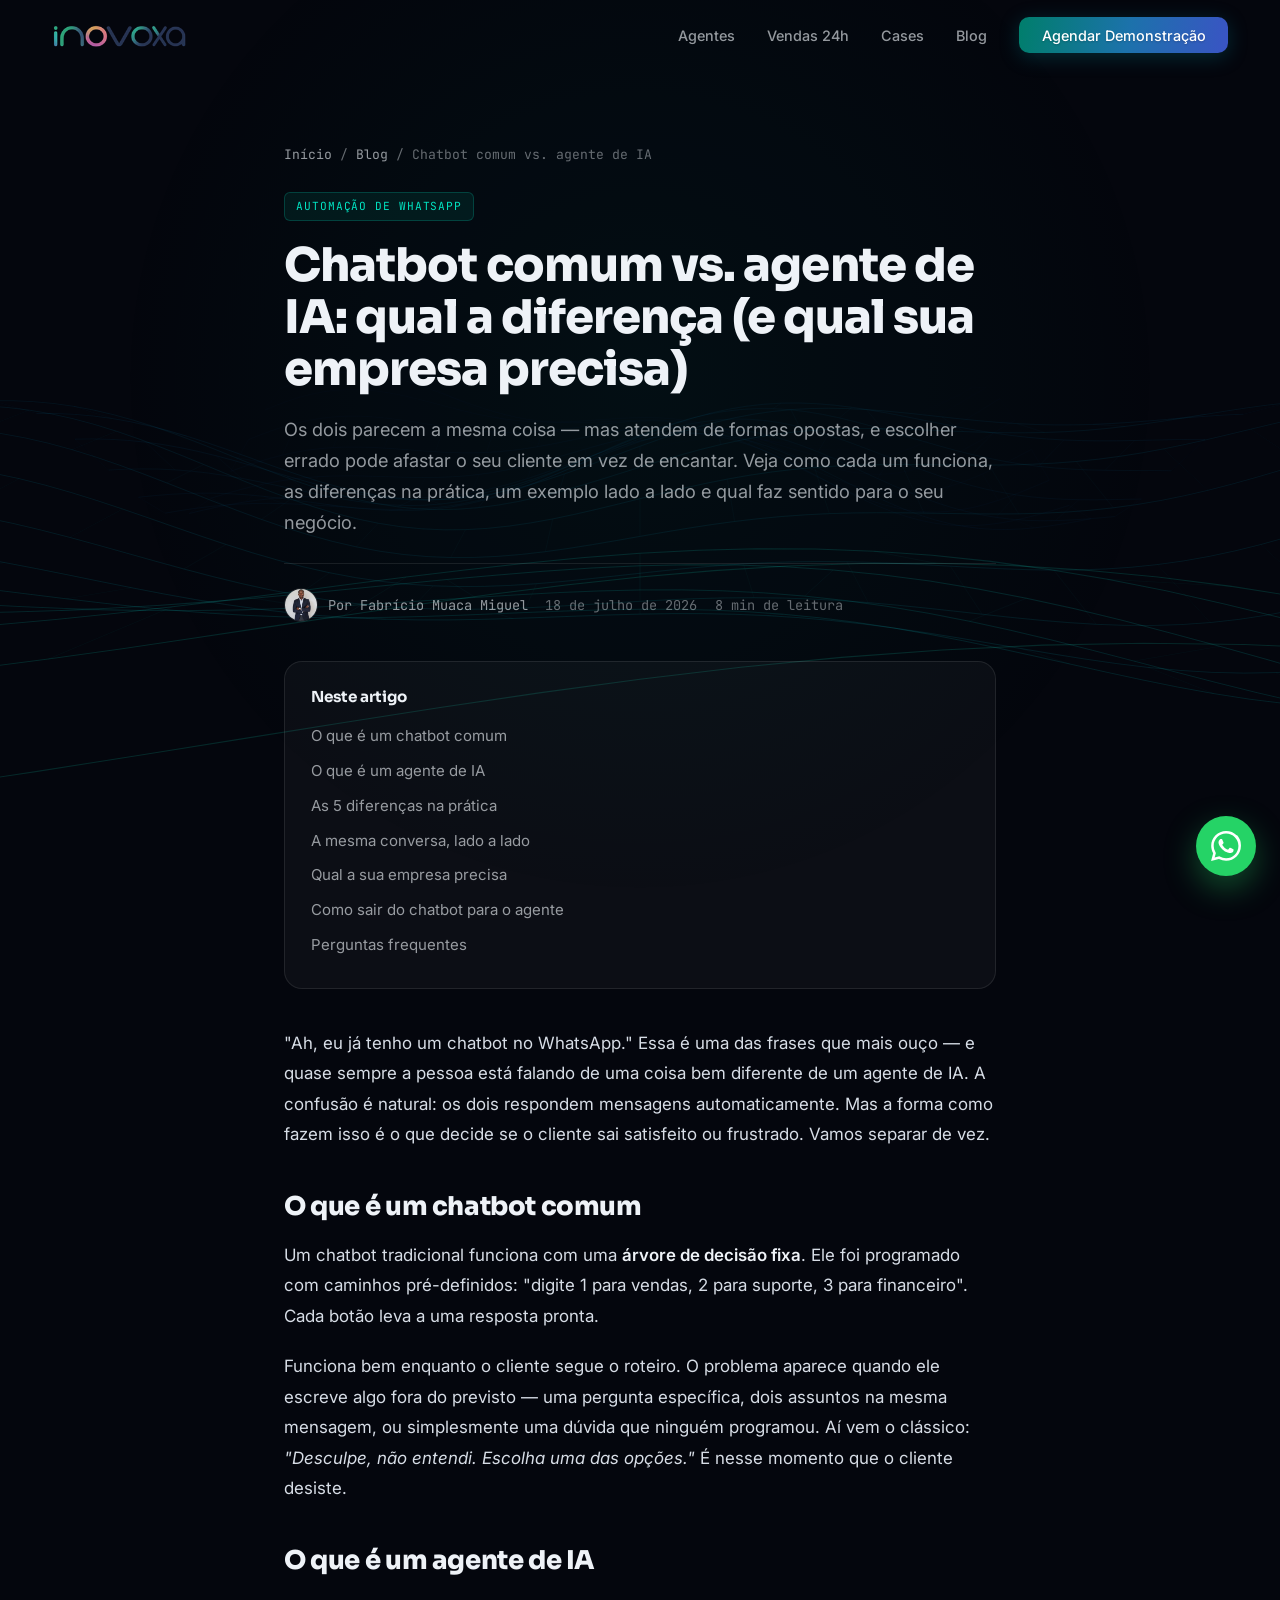
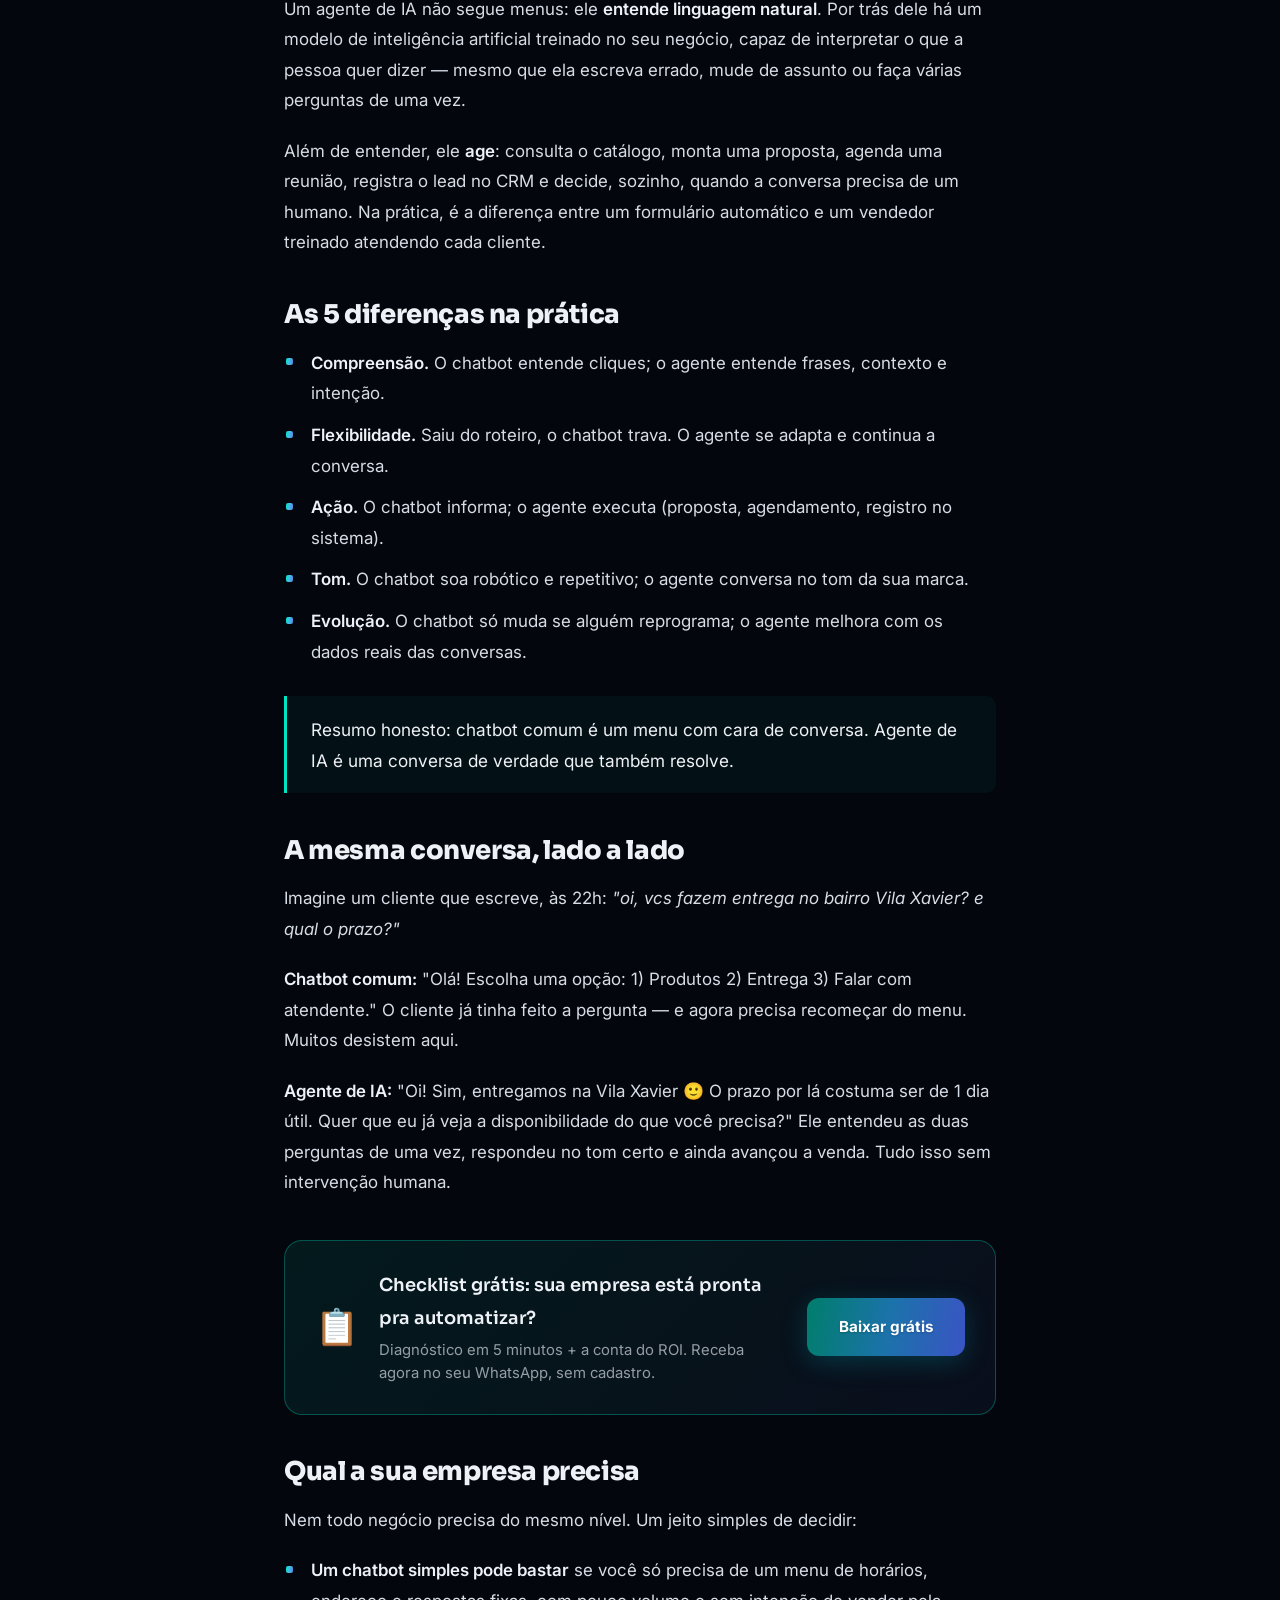
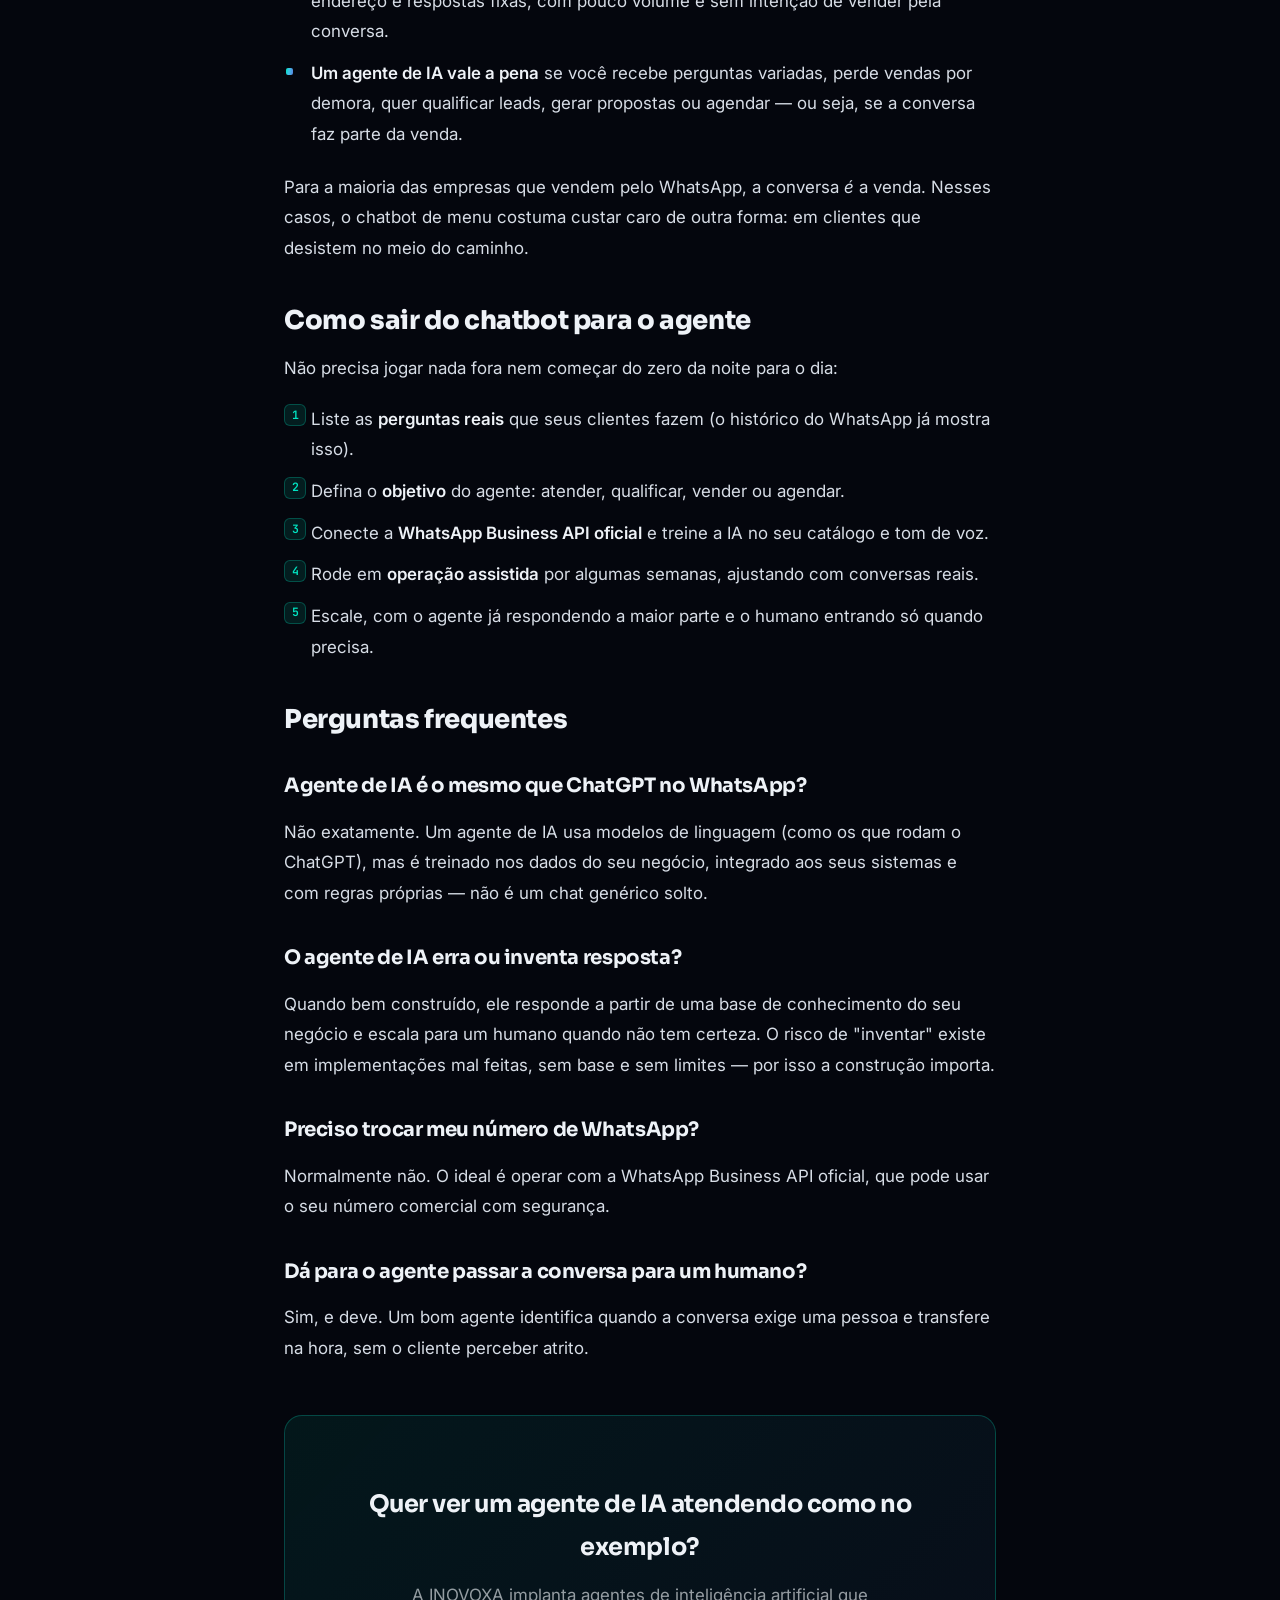
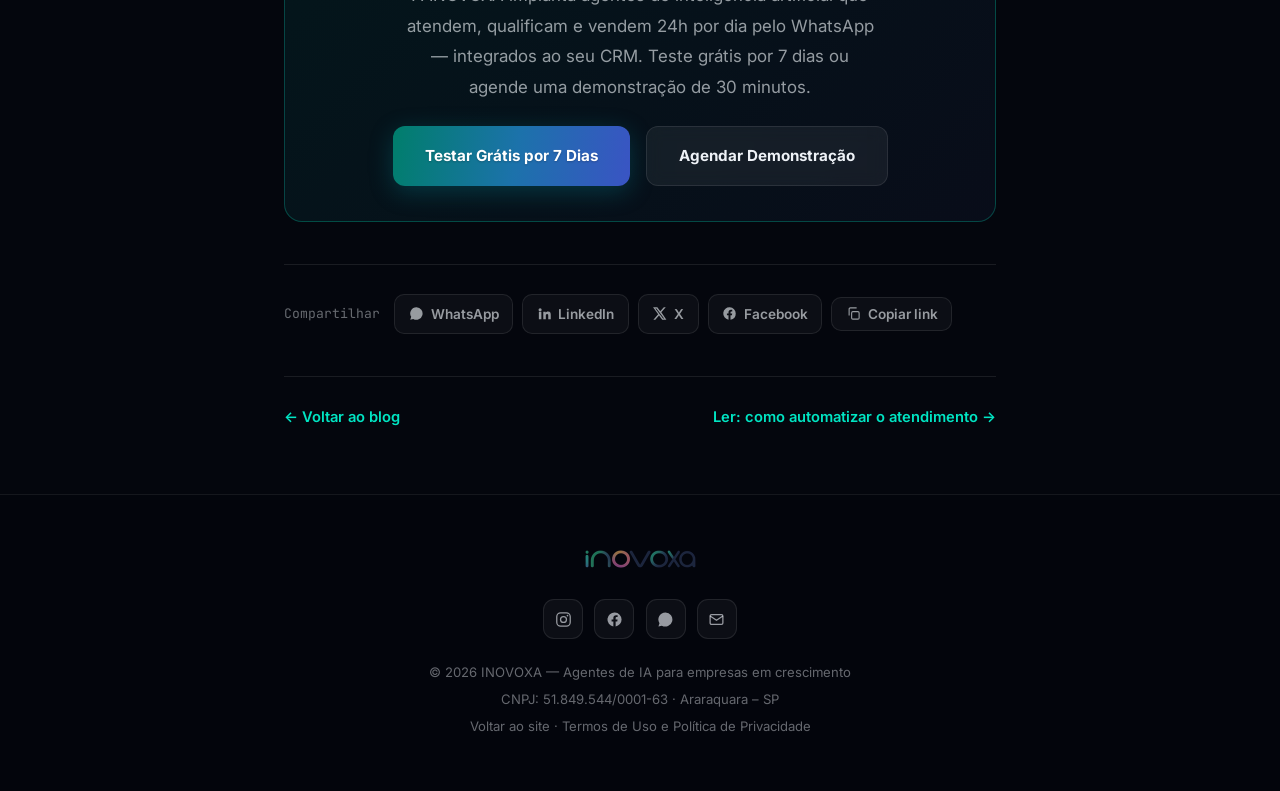
<file: blog/chatbot-vs-agente-de-ia/index.html>
<!DOCTYPE html>
<html lang="pt-BR">
<head>
<meta charset="UTF-8">
<meta name="viewport" content="width=device-width, initial-scale=1.0">

<title>Chatbot Comum vs. Agente de IA: Qual a Diferença (e Qual Sua Empresa Precisa) — INOVOXA</title>
<meta name="description" content="Entenda de vez a diferença entre um chatbot comum e um agente de IA: como cada um funciona, as 5 diferenças na prática, um exemplo lado a lado e qual a sua empresa realmente precisa.">
<meta name="author" content="Fabrício Muaca Miguel">
<meta name="robots" content="index, follow, max-image-preview:large, max-snippet:-1, max-video-preview:-1">
<meta name="theme-color" content="#04060d">
<link rel="canonical" href="https://inovoxa.com.br/blog/chatbot-vs-agente-de-ia/">

<meta property="og:type" content="article">
<meta property="og:site_name" content="INOVOXA">
<meta property="og:locale" content="pt_BR">
<meta property="og:url" content="https://inovoxa.com.br/blog/chatbot-vs-agente-de-ia/">
<meta property="og:title" content="Chatbot Comum vs. Agente de IA: Qual a Diferença (e Qual Sua Empresa Precisa)">
<meta property="og:description" content="Como cada um funciona, as 5 diferenças na prática, um exemplo lado a lado e qual a sua empresa realmente precisa.">
<meta property="og:image" content="https://inovoxa.com.br/assets/media/og-image.jpg">
<meta property="article:published_time" content="2026-07-18">
<meta property="article:author" content="Fabrício Muaca Miguel">
<meta property="article:section" content="Automação de WhatsApp">
<meta name="twitter:card" content="summary_large_image">
<meta name="twitter:title" content="Chatbot Comum vs. Agente de IA: Qual a Diferença">
<meta name="twitter:description" content="Como cada um funciona, as diferenças na prática e qual a sua empresa precisa.">
<meta name="twitter:image" content="https://inovoxa.com.br/assets/media/og-image.jpg">

<link rel="icon" type="image/png" sizes="32x32" href="/favicon-32x32.png">
<link rel="icon" type="image/png" sizes="16x16" href="/favicon-16x16.png">
<link rel="preconnect" href="https://fonts.googleapis.com">
<link rel="preconnect" href="https://fonts.gstatic.com" crossorigin>
<link href="https://fonts.googleapis.com/css2?family=Sora:wght@400;600;700;800&family=Inter:wght@400;500;600;700&family=JetBrains+Mono:wght@400;600&display=swap" rel="stylesheet">
<link rel="stylesheet" href="/assets/css/style.css">
<link rel="stylesheet" href="/assets/css/blog.css">

<script type="application/ld+json">
{
  "@context": "https://schema.org",
  "@graph": [
    {
      "@type": "BlogPosting",
      "@id": "https://inovoxa.com.br/blog/chatbot-vs-agente-de-ia/#article",
      "headline": "Chatbot comum vs. agente de IA: qual a diferença (e qual sua empresa precisa)",
      "description": "Como cada um funciona, as 5 diferenças na prática, um exemplo lado a lado e qual a sua empresa realmente precisa para atender e vender.",
      "image": "https://inovoxa.com.br/assets/media/og-image.jpg",
      "datePublished": "2026-07-18",
      "dateModified": "2026-07-18",
      "inLanguage": "pt-BR",
      "author": {
        "@type": "Person",
        "name": "Fabrício Muaca Miguel",
        "jobTitle": "Co-fundador e CEO da INOVOXA"
      },
      "publisher": {
        "@type": "Organization",
        "name": "INOVOXA",
        "logo": { "@type": "ImageObject", "url": "https://inovoxa.com.br/logo_Inovoxa.png" }
      },
      "mainEntityOfPage": { "@type": "WebPage", "@id": "https://inovoxa.com.br/blog/chatbot-vs-agente-de-ia/" }
    },
    {
      "@type": "BreadcrumbList",
      "itemListElement": [
        { "@type": "ListItem", "position": 1, "name": "Início", "item": "https://inovoxa.com.br/" },
        { "@type": "ListItem", "position": 2, "name": "Blog", "item": "https://inovoxa.com.br/blog/" },
        { "@type": "ListItem", "position": 3, "name": "Chatbot comum vs. agente de IA" }
      ]
    }
  ]
}
</script>
</head>
<body class="blog-page">

<canvas id="heightfield" aria-hidden="true"></canvas>

<!-- ═══ NAV ═══ -->
<header id="nav" class="scrolled">
  <div class="nav-inner">
    <a href="/" class="nav-logo" aria-label="INOVOXA — início">
      <img src="/_logo.png" alt="INOVOXA">
    </a>
    <nav>
      <ul id="nav-ul">
        <li><a href="/#agentes">Agentes</a></li>
        <li><a href="/#vendedor">Vendas 24h</a></li>
        <li><a href="/#cases">Cases</a></li>
        <li><a href="/blog/">Blog</a></li>
        <li><a href="/#demo" class="nav-cta">Agendar Demonstração</a></li>
      </ul>
    </nav>
    <button class="hamburger" id="hbg" aria-label="Abrir menu" aria-expanded="false">
      <span></span><span></span><span></span>
    </button>
  </div>
</header>

<main class="blog-main blog-narrow">
  <nav class="breadcrumb" aria-label="Trilha de navegação">
    <a href="/">Início</a><span>/</span><a href="/blog/">Blog</a><span>/</span><span>Chatbot comum vs. agente de IA</span>
  </nav>

  <article>
    <header class="article-head">
      <span class="post-tag">Automação de WhatsApp</span>
      <h1>Chatbot comum vs. agente de IA: qual a diferença (e qual sua empresa precisa)</h1>
      <p class="lede">Os dois parecem a mesma coisa — mas atendem de formas opostas, e escolher errado pode afastar o seu cliente em vez de encantar. Veja como cada um funciona, as diferenças na prática, um exemplo lado a lado e qual faz sentido para o seu negócio.</p>
      <div class="article-meta">
        <span class="author"><img class="av" src="/foto fabricio.jpg" alt="Fabrício Muaca Miguel">Por Fabrício Muaca Miguel</span>
        <span>18 de julho de 2026</span>
        <span>8 min de leitura</span>
      </div>
    </header>

    <nav class="toc" aria-label="Neste artigo">
      <strong>Neste artigo</strong>
      <ol>
        <li><a href="#chatbot">O que é um chatbot comum</a></li>
        <li><a href="#agente">O que é um agente de IA</a></li>
        <li><a href="#diferencas">As 5 diferenças na prática</a></li>
        <li><a href="#exemplo">A mesma conversa, lado a lado</a></li>
        <li><a href="#qual-escolher">Qual a sua empresa precisa</a></li>
        <li><a href="#migrar">Como sair do chatbot para o agente</a></li>
        <li><a href="#faq">Perguntas frequentes</a></li>
      </ol>
    </nav>

    <div class="prose">
      <p>"Ah, eu já tenho um chatbot no WhatsApp." Essa é uma das frases que mais ouço — e quase sempre a pessoa está falando de uma coisa bem diferente de um agente de IA. A confusão é natural: os dois respondem mensagens automaticamente. Mas a forma como fazem isso é o que decide se o cliente sai satisfeito ou frustrado. Vamos separar de vez.</p>

      <h2 id="chatbot">O que é um chatbot comum</h2>
      <p>Um chatbot tradicional funciona com uma <strong>árvore de decisão fixa</strong>. Ele foi programado com caminhos pré-definidos: "digite 1 para vendas, 2 para suporte, 3 para financeiro". Cada botão leva a uma resposta pronta.</p>
      <p>Funciona bem enquanto o cliente segue o roteiro. O problema aparece quando ele escreve algo fora do previsto — uma pergunta específica, dois assuntos na mesma mensagem, ou simplesmente uma dúvida que ninguém programou. Aí vem o clássico: <em>"Desculpe, não entendi. Escolha uma das opções."</em> É nesse momento que o cliente desiste.</p>

      <h2 id="agente">O que é um agente de IA</h2>
      <p>Um agente de IA não segue menus: ele <strong>entende linguagem natural</strong>. Por trás dele há um modelo de inteligência artificial treinado no seu negócio, capaz de interpretar o que a pessoa quer dizer — mesmo que ela escreva errado, mude de assunto ou faça várias perguntas de uma vez.</p>
      <p>Além de entender, ele <strong>age</strong>: consulta o catálogo, monta uma proposta, agenda uma reunião, registra o lead no CRM e decide, sozinho, quando a conversa precisa de um humano. Na prática, é a diferença entre um formulário automático e um vendedor treinado atendendo cada cliente.</p>

      <h2 id="diferencas">As 5 diferenças na prática</h2>
      <ul>
        <li><strong>Compreensão.</strong> O chatbot entende cliques; o agente entende frases, contexto e intenção.</li>
        <li><strong>Flexibilidade.</strong> Saiu do roteiro, o chatbot trava. O agente se adapta e continua a conversa.</li>
        <li><strong>Ação.</strong> O chatbot informa; o agente executa (proposta, agendamento, registro no sistema).</li>
        <li><strong>Tom.</strong> O chatbot soa robótico e repetitivo; o agente conversa no tom da sua marca.</li>
        <li><strong>Evolução.</strong> O chatbot só muda se alguém reprograma; o agente melhora com os dados reais das conversas.</li>
      </ul>
      <blockquote><p>Resumo honesto: chatbot comum é um menu com cara de conversa. Agente de IA é uma conversa de verdade que também resolve.</p></blockquote>

      <h2 id="exemplo">A mesma conversa, lado a lado</h2>
      <p>Imagine um cliente que escreve, às 22h: <em>"oi, vcs fazem entrega no bairro Vila Xavier? e qual o prazo?"</em></p>
      <p><strong>Chatbot comum:</strong> "Olá! Escolha uma opção: 1) Produtos 2) Entrega 3) Falar com atendente." O cliente já tinha feito a pergunta — e agora precisa recomeçar do menu. Muitos desistem aqui.</p>
      <p><strong>Agente de IA:</strong> "Oi! Sim, entregamos na Vila Xavier 🙂 O prazo por lá costuma ser de 1 dia útil. Quer que eu já veja a disponibilidade do que você precisa?" Ele entendeu as duas perguntas de uma vez, respondeu no tom certo e ainda avançou a venda. Tudo isso sem intervenção humana.</p>

      <div class="lm-box">
        <span class="lm-ico">📋</span>
        <div class="lm-body">
          <strong>Checklist grátis: sua empresa está pronta pra automatizar?</strong>
          <p>Diagnóstico em 5 minutos + a conta do ROI. Receba agora no seu WhatsApp, sem cadastro.</p>
        </div>
        <a class="btn btn-p" href="/checklist/">Baixar grátis</a>
      </div>

      <h2 id="qual-escolher">Qual a sua empresa precisa</h2>
      <p>Nem todo negócio precisa do mesmo nível. Um jeito simples de decidir:</p>
      <ul>
        <li><strong>Um chatbot simples pode bastar</strong> se você só precisa de um menu de horários, endereço e respostas fixas, com pouco volume e sem intenção de vender pela conversa.</li>
        <li><strong>Um agente de IA vale a pena</strong> se você recebe perguntas variadas, perde vendas por demora, quer qualificar leads, gerar propostas ou agendar — ou seja, se a conversa faz parte da venda.</li>
      </ul>
      <p>Para a maioria das empresas que vendem pelo WhatsApp, a conversa <em>é</em> a venda. Nesses casos, o chatbot de menu costuma custar caro de outra forma: em clientes que desistem no meio do caminho.</p>

      <h2 id="migrar">Como sair do chatbot para o agente</h2>
      <p>Não precisa jogar nada fora nem começar do zero da noite para o dia:</p>
      <ol>
        <li>Liste as <strong>perguntas reais</strong> que seus clientes fazem (o histórico do WhatsApp já mostra isso).</li>
        <li>Defina o <strong>objetivo</strong> do agente: atender, qualificar, vender ou agendar.</li>
        <li>Conecte a <strong>WhatsApp Business API oficial</strong> e treine a IA no seu catálogo e tom de voz.</li>
        <li>Rode em <strong>operação assistida</strong> por algumas semanas, ajustando com conversas reais.</li>
        <li>Escale, com o agente já respondendo a maior parte e o humano entrando só quando precisa.</li>
      </ol>

      <h2 id="faq">Perguntas frequentes</h2>
      <h3>Agente de IA é o mesmo que ChatGPT no WhatsApp?</h3>
      <p>Não exatamente. Um agente de IA usa modelos de linguagem (como os que rodam o ChatGPT), mas é treinado nos dados do seu negócio, integrado aos seus sistemas e com regras próprias — não é um chat genérico solto.</p>
      <h3>O agente de IA erra ou inventa resposta?</h3>
      <p>Quando bem construído, ele responde a partir de uma base de conhecimento do seu negócio e escala para um humano quando não tem certeza. O risco de "inventar" existe em implementações mal feitas, sem base e sem limites — por isso a construção importa.</p>
      <h3>Preciso trocar meu número de WhatsApp?</h3>
      <p>Normalmente não. O ideal é operar com a WhatsApp Business API oficial, que pode usar o seu número comercial com segurança.</p>
      <h3>Dá para o agente passar a conversa para um humano?</h3>
      <p>Sim, e deve. Um bom agente identifica quando a conversa exige uma pessoa e transfere na hora, sem o cliente perceber atrito.</p>

      <div class="article-cta">
        <h3>Quer ver um agente de IA atendendo como no exemplo?</h3>
        <p>A INOVOXA implanta agentes de inteligência artificial que atendem, qualificam e vendem 24h por dia pelo WhatsApp — integrados ao seu CRM. Teste grátis por 7 dias ou agende uma demonstração de 30 minutos.</p>
        <div class="hero-btns">
          <a href="https://chat.inovoxa.com.br/" target="_blank" rel="noopener" class="btn btn-p">Testar Grátis por 7 Dias</a>
          <a href="/#demo" class="btn btn-s">Agendar Demonstração</a>
        </div>
      </div>
    </div>

    <div class="share-bar" aria-label="Compartilhar este artigo">
      <span class="share-label">Compartilhar</span>
      <button type="button" class="share-btn" data-share="native" title="Compartilhar"><svg viewBox="0 0 24 24" fill="none" stroke="currentColor" stroke-width="1.8"><circle cx="18" cy="5" r="3"/><circle cx="6" cy="12" r="3"/><circle cx="18" cy="19" r="3"/><path d="M8.6 13.5l6.8 4M15.4 6.5l-6.8 4"/></svg><span class="share-txt">Compartilhar</span></button>
      <a class="share-btn" data-share="whatsapp" title="WhatsApp"><svg viewBox="0 0 24 24" fill="currentColor"><path d="M17.5 14.4c-.3-.1-1.7-.9-2-1-.3-.1-.5-.1-.6.1l-.9 1.2c-.2.2-.3.2-.6.1s-1.3-.5-2.4-1.5c-.9-.8-1.5-1.8-1.6-2s0-.5.1-.6l.4-.5c.1-.2.2-.3.3-.5s0-.4 0-.5l-.9-2.2c-.2-.6-.5-.5-.6-.5H8.6c-.2 0-.5.1-.8.4s-1 1-1 2.5 1.1 2.9 1.2 3.1 2.1 3.2 5.1 4.5c.7.3 1.3.5 1.7.6.7.2 1.4.2 1.9.1.6-.1 1.7-.7 2-1.4.2-.7.2-1.3.2-1.4-.1-.1-.3-.2-.6-.3M12 2a10 10 0 00-8.5 15.3L2 22l4.8-1.3A10 10 0 1012 2z"/></svg><span class="share-txt">WhatsApp</span></a>
      <a class="share-btn" data-share="linkedin" title="LinkedIn"><svg viewBox="0 0 24 24" fill="currentColor"><path d="M4.98 3.5a2.5 2.5 0 11-.02 5 2.5 2.5 0 01.02-5zM3 9h4v12H3zM10 9h3.8v1.7h.05c.53-1 1.8-2 3.75-2 4 0 4.4 2.6 4.4 6V21h-4v-5.3c0-1.3 0-2.9-1.8-2.9s-2.1 1.4-2.1 2.8V21h-4z"/></svg><span class="share-txt">LinkedIn</span></a>
      <a class="share-btn" data-share="x" title="X (Twitter)"><svg viewBox="0 0 24 24" fill="currentColor"><path d="M18.9 2H22l-7.1 8.1L23 22h-6.6l-5.2-6.8L5.3 22H2.2l7.6-8.7L1.7 2h6.8l4.7 6.2zm-1.2 18h1.7L7.1 3.8H5.3z"/></svg><span class="share-txt">X</span></a>
      <a class="share-btn" data-share="facebook" title="Facebook"><svg viewBox="0 0 24 24" fill="currentColor"><path d="M22 12a10 10 0 10-11.6 9.9v-7H7.9V12h2.5V9.8c0-2.5 1.5-3.9 3.8-3.9 1.1 0 2.2.2 2.2.2v2.5h-1.2c-1.2 0-1.6.8-1.6 1.6V12h2.7l-.4 2.9h-2.3v7A10 10 0 0022 12z"/></svg><span class="share-txt">Facebook</span></a>
      <button type="button" class="share-btn" data-share="copy" title="Copiar link"><svg viewBox="0 0 24 24" fill="none" stroke="currentColor" stroke-width="1.8"><rect x="9" y="9" width="12" height="12" rx="2"/><path d="M5 15V5a2 2 0 012-2h10"/></svg><span class="share-txt">Copiar link</span></button>
    </div>

    <div class="article-foot">
      <a href="/blog/">← Voltar ao blog</a>
      <a href="/blog/como-automatizar-atendimento-whatsapp-com-ia/">Ler: como automatizar o atendimento →</a>
    </div>
  </article>
</main>

<!-- ═══ FOOTER ═══ -->
<footer>
  <div class="wrap foot-inner">
    <img src="/_logo.png" alt="INOVOXA" class="foot-logo">
    <div class="foot-social">
      <a href="https://www.instagram.com/inovoxatecnologia/" target="_blank" rel="noopener" title="Instagram" aria-label="Instagram da INOVOXA"><svg viewBox="0 0 24 24" fill="none" stroke="currentColor" stroke-width="1.8"><rect x="2.5" y="2.5" width="19" height="19" rx="5.5"/><circle cx="12" cy="12" r="4.2"/><circle cx="17.6" cy="6.4" r="1.2" fill="currentColor" stroke="none"/></svg></a>
      <a href="https://www.facebook.com/inovoxa" target="_blank" rel="noopener" title="Facebook" aria-label="Facebook da INOVOXA"><svg viewBox="0 0 24 24" fill="currentColor"><path d="M22 12a10 10 0 10-11.6 9.9v-7H7.9V12h2.5V9.8c0-2.5 1.5-3.9 3.8-3.9 1.1 0 2.2.2 2.2.2v2.5h-1.2c-1.2 0-1.6.8-1.6 1.6V12h2.7l-.4 2.9h-2.3v7A10 10 0 0022 12z"/></svg></a>
      <a href="https://api.whatsapp.com/send/?phone=5516981249881&text=Ol%C3%A1!%20Li%20o%20artigo%20sobre%20chatbot%20vs%20agente%20de%20IA%20e%20quero%20saber%20mais..." target="_blank" rel="noopener" title="WhatsApp" aria-label="WhatsApp da INOVOXA"><svg viewBox="0 0 24 24" fill="currentColor"><path d="M17.5 14.4c-.3-.1-1.7-.9-2-1-.3-.1-.5-.1-.6.1l-.9 1.2c-.2.2-.3.2-.6.1s-1.3-.5-2.4-1.5c-.9-.8-1.5-1.8-1.6-2s0-.5.1-.6l.4-.5c.1-.2.2-.3.3-.5s0-.4 0-.5l-.9-2.2c-.2-.6-.5-.5-.6-.5H8.6c-.2 0-.5.1-.8.4s-1 1-1 2.5 1.1 2.9 1.2 3.1 2.1 3.2 5.1 4.5c.7.3 1.3.5 1.7.6.7.2 1.4.2 1.9.1.6-.1 1.7-.7 2-1.4.2-.7.2-1.3.2-1.4-.1-.1-.3-.2-.6-.3M12 2a10 10 0 00-8.5 15.3L2 22l4.8-1.3A10 10 0 1012 2z"/></svg></a>
      <a href="mailto:suporte@inovoxa.com.br" title="E-mail" aria-label="E-mail da INOVOXA"><svg viewBox="0 0 24 24" fill="none" stroke="currentColor" stroke-width="1.8"><rect x="3" y="5" width="18" height="14" rx="2"/><path d="M3 7l9 6 9-6"/></svg></a>
    </div>
    <p>© 2026 INOVOXA — Agentes de IA para empresas em crescimento</p>
    <p>CNPJ: 51.849.544/0001-63 · Araraquara – SP</p>
    <p><a href="/">Voltar ao site</a> · <a href="https://chat.inovoxa.com.br/legal/termos.html" target="_blank" rel="noopener">Termos de Uso e Política de Privacidade</a></p>
  </div>
</footer>

<a href="https://api.whatsapp.com/send/?phone=5516981249881&text=Ol%C3%A1!%20Li%20o%20artigo%20sobre%20chatbot%20vs%20agente%20de%20IA%20e%20quero%20saber%20mais..." target="_blank" rel="noopener" class="wa-float" title="Falar no WhatsApp" aria-label="Falar no WhatsApp">
  <svg viewBox="0 0 24 24" fill="currentColor"><path d="M17.472 14.382c-.297-.149-1.758-.867-2.03-.967-.273-.099-.471-.148-.67.15-.197.297-.767.966-.94 1.164-.173.199-.347.223-.644.075-.297-.15-1.255-.463-2.39-1.475-.883-.788-1.48-1.761-1.653-2.059-.173-.297-.018-.458.13-.606.134-.133.298-.347.446-.52.149-.174.198-.298.298-.497.099-.198.05-.371-.025-.52-.075-.149-.669-1.612-.916-2.207-.242-.579-.487-.5-.669-.51-.173-.008-.371-.01-.57-.01-.198 0-.52.074-.792.372-.272.297-1.04 1.016-1.04 2.479 0 1.462 1.065 2.875 1.213 3.074.149.198 2.096 3.2 5.077 4.487.709.306 1.262.489 1.694.625.712.227 1.36.195 1.871.118.571-.085 1.758-.719 2.006-1.413.248-.694.248-1.289.173-1.413-.074-.124-.272-.198-.57-.347m-5.421 7.403h-.004a9.87 9.87 0 01-5.031-1.378l-.361-.214-3.741.982.998-3.648-.235-.374a9.86 9.86 0 01-1.51-5.26c.001-5.45 4.436-9.884 9.888-9.884 2.64 0 5.122 1.03 6.988 2.898a9.825 9.825 0 012.893 6.994c-.003 5.45-4.437 9.884-9.885 9.884m8.413-18.297A11.815 11.815 0 0012.05 0C5.495 0 .16 5.335.157 11.892c0 2.096.547 4.142 1.588 5.945L.057 24l6.305-1.654a11.882 11.882 0 005.683 1.448h.005c6.554 0 11.89-5.335 11.893-11.893A11.821 11.821 0 0020.885 3.488"/></svg>
</a>

<script src="/assets/js/main.js"></script>
</body>
</html>
</file>
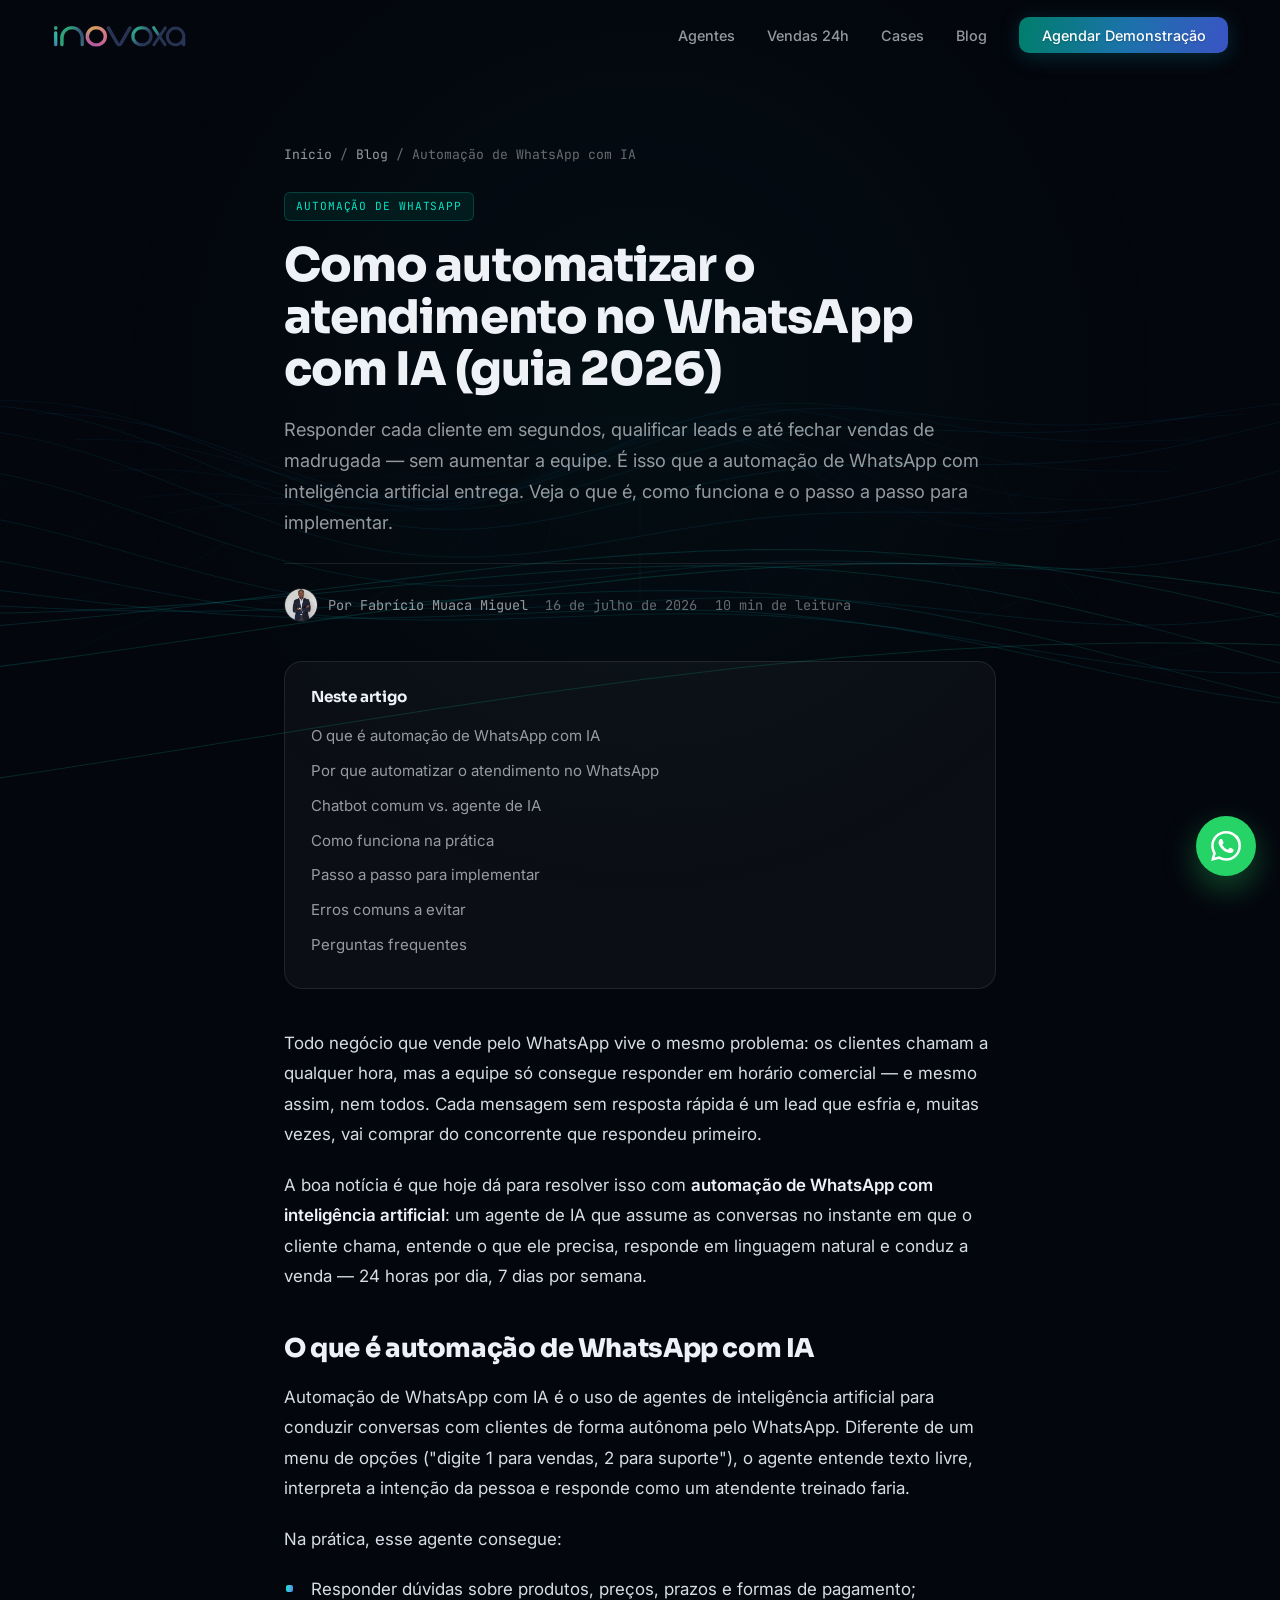
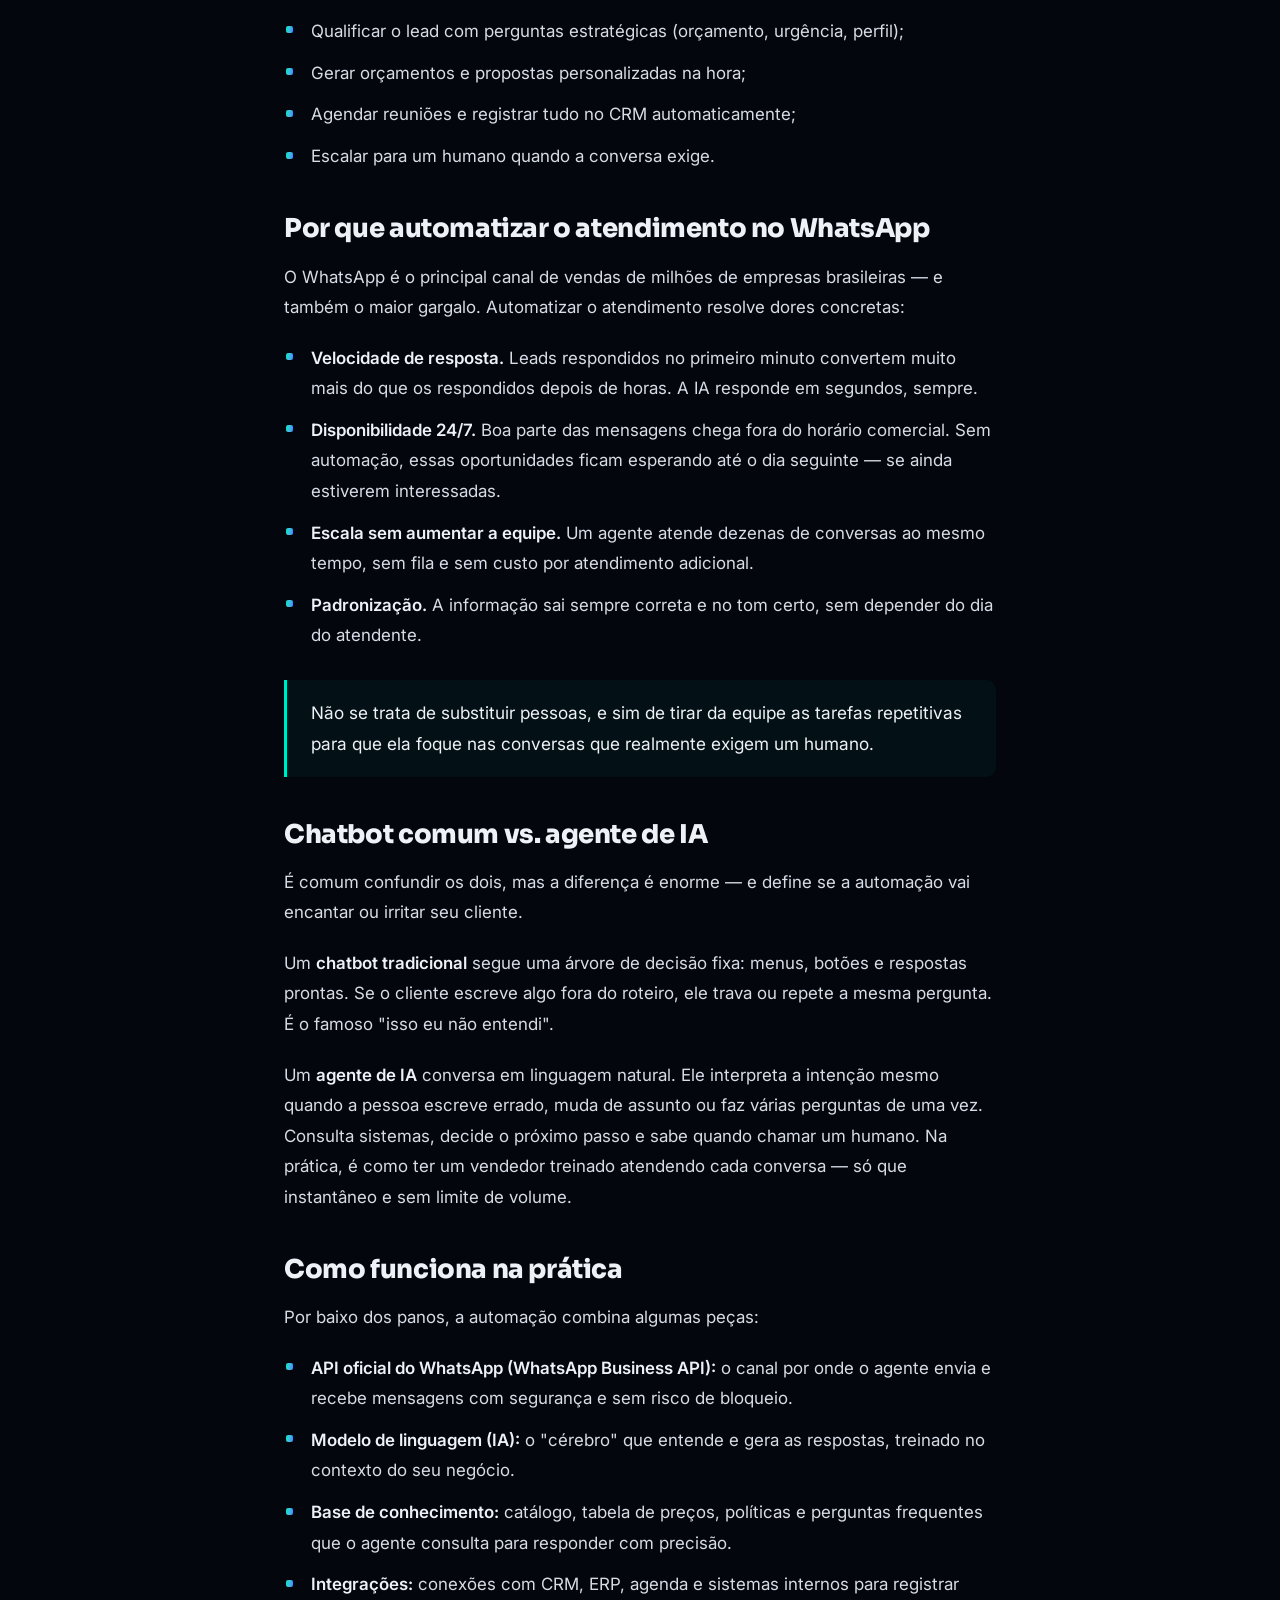
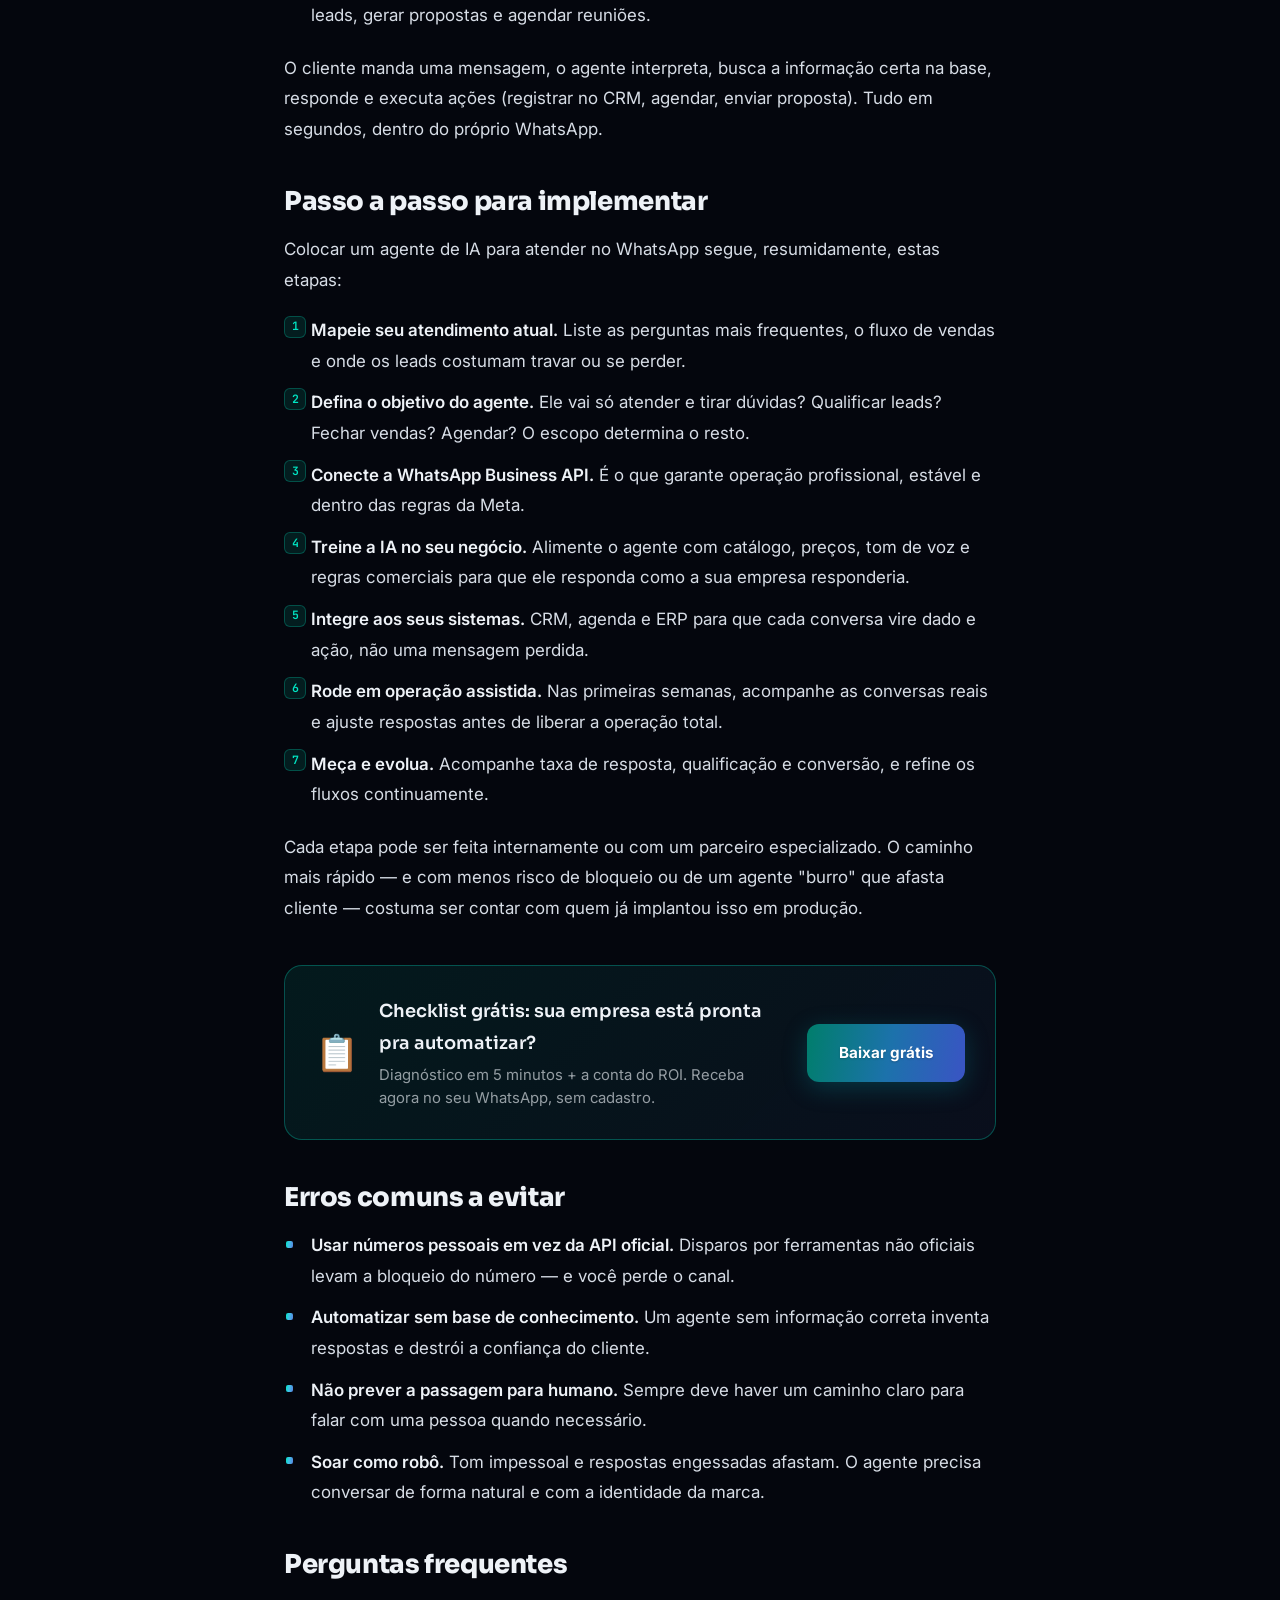
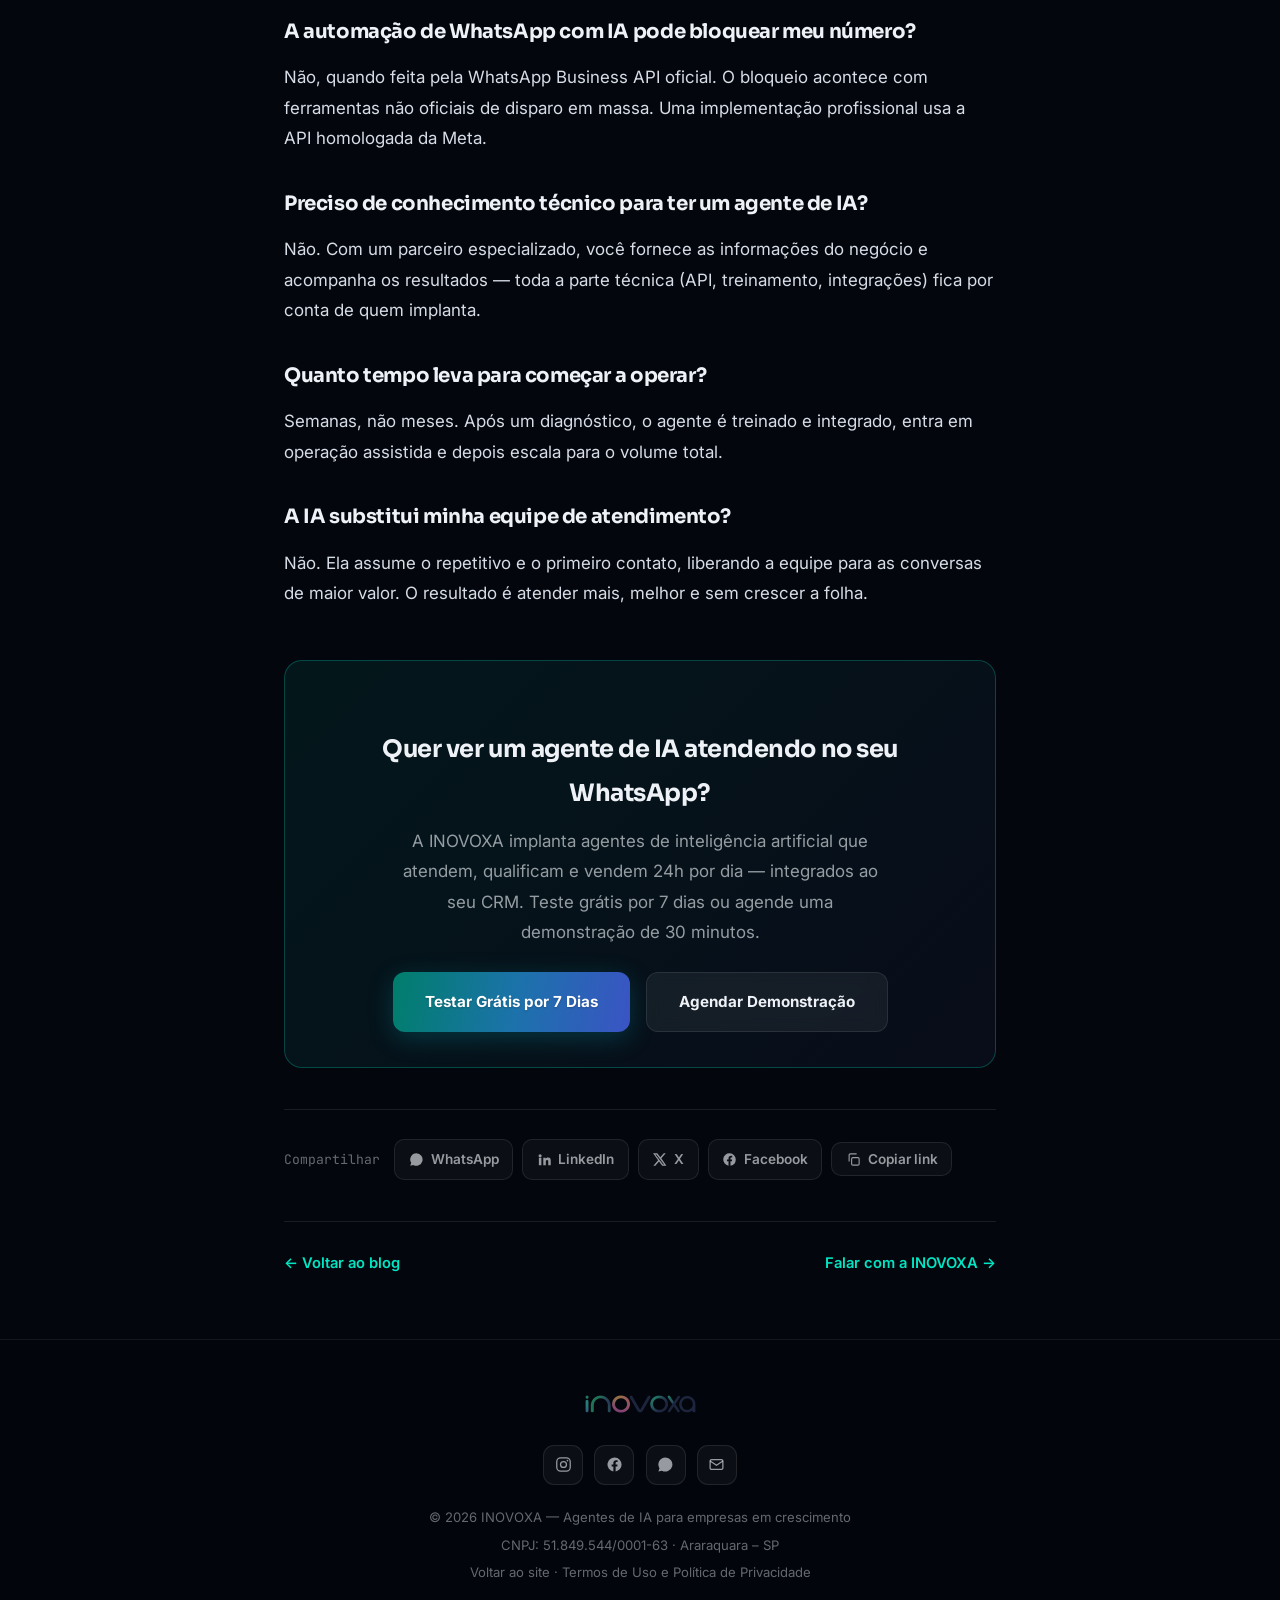
<file: blog/como-automatizar-atendimento-whatsapp-com-ia/index.html>
<!DOCTYPE html>
<html lang="pt-BR">
<head>
<meta charset="UTF-8">
<meta name="viewport" content="width=device-width, initial-scale=1.0">

<title>Como Automatizar o Atendimento no WhatsApp com IA (Guia 2026) — INOVOXA</title>
<meta name="description" content="Guia completo de como automatizar o atendimento no WhatsApp com IA: o que é, como funciona, passo a passo para implementar um agente de inteligência artificial que atende e vende 24h.">
<meta name="author" content="Fabrício Muaca Miguel">
<meta name="robots" content="index, follow, max-image-preview:large, max-snippet:-1, max-video-preview:-1">
<meta name="theme-color" content="#04060d">
<link rel="canonical" href="https://inovoxa.com.br/blog/como-automatizar-atendimento-whatsapp-com-ia/">

<meta property="og:type" content="article">
<meta property="og:site_name" content="INOVOXA">
<meta property="og:locale" content="pt_BR">
<meta property="og:url" content="https://inovoxa.com.br/blog/como-automatizar-atendimento-whatsapp-com-ia/">
<meta property="og:title" content="Como Automatizar o Atendimento no WhatsApp com IA (Guia 2026)">
<meta property="og:description" content="O passo a passo completo para colocar um agente de IA respondendo, qualificando e vendendo pelo WhatsApp 24h por dia.">
<meta property="og:image" content="https://inovoxa.com.br/assets/media/og-image.jpg">
<meta property="article:published_time" content="2026-07-16">
<meta property="article:author" content="Fabrício Muaca Miguel">
<meta property="article:section" content="Automação de WhatsApp">
<meta name="twitter:card" content="summary_large_image">
<meta name="twitter:title" content="Como Automatizar o Atendimento no WhatsApp com IA (Guia 2026)">
<meta name="twitter:description" content="O passo a passo completo para colocar um agente de IA atendendo e vendendo pelo WhatsApp 24h.">
<meta name="twitter:image" content="https://inovoxa.com.br/assets/media/og-image.jpg">

<link rel="icon" type="image/png" sizes="32x32" href="/favicon-32x32.png">
<link rel="icon" type="image/png" sizes="16x16" href="/favicon-16x16.png">
<link rel="preconnect" href="https://fonts.googleapis.com">
<link rel="preconnect" href="https://fonts.gstatic.com" crossorigin>
<link href="https://fonts.googleapis.com/css2?family=Sora:wght@400;600;700;800&family=Inter:wght@400;500;600;700&family=JetBrains+Mono:wght@400;600&display=swap" rel="stylesheet">
<link rel="stylesheet" href="/assets/css/style.css">
<link rel="stylesheet" href="/assets/css/blog.css">

<script type="application/ld+json">
{
  "@context": "https://schema.org",
  "@graph": [
    {
      "@type": "BlogPosting",
      "@id": "https://inovoxa.com.br/blog/como-automatizar-atendimento-whatsapp-com-ia/#article",
      "headline": "Como automatizar o atendimento no WhatsApp com IA (guia 2026)",
      "description": "Guia completo de como automatizar o atendimento no WhatsApp com IA: o que é, como funciona e o passo a passo para implementar um agente de inteligência artificial que atende e vende 24h por dia.",
      "image": "https://inovoxa.com.br/assets/media/og-image.jpg",
      "datePublished": "2026-07-16",
      "dateModified": "2026-07-16",
      "inLanguage": "pt-BR",
      "author": {
        "@type": "Person",
        "name": "Fabrício Muaca Miguel",
        "jobTitle": "Co-fundador e CEO da INOVOXA"
      },
      "publisher": {
        "@type": "Organization",
        "name": "INOVOXA",
        "logo": { "@type": "ImageObject", "url": "https://inovoxa.com.br/logo_Inovoxa.png" }
      },
      "mainEntityOfPage": { "@type": "WebPage", "@id": "https://inovoxa.com.br/blog/como-automatizar-atendimento-whatsapp-com-ia/" }
    },
    {
      "@type": "BreadcrumbList",
      "itemListElement": [
        { "@type": "ListItem", "position": 1, "name": "Início", "item": "https://inovoxa.com.br/" },
        { "@type": "ListItem", "position": 2, "name": "Blog", "item": "https://inovoxa.com.br/blog/" },
        { "@type": "ListItem", "position": 3, "name": "Como automatizar o atendimento no WhatsApp com IA" }
      ]
    }
  ]
}
</script>
</head>
<body class="blog-page">

<canvas id="heightfield" aria-hidden="true"></canvas>

<!-- ═══ NAV ═══ -->
<header id="nav" class="scrolled">
  <div class="nav-inner">
    <a href="/" class="nav-logo" aria-label="INOVOXA — início">
      <img src="/_logo.png" alt="INOVOXA">
    </a>
    <nav>
      <ul id="nav-ul">
        <li><a href="/#agentes">Agentes</a></li>
        <li><a href="/#vendedor">Vendas 24h</a></li>
        <li><a href="/#cases">Cases</a></li>
        <li><a href="/blog/">Blog</a></li>
        <li><a href="/#demo" class="nav-cta">Agendar Demonstração</a></li>
      </ul>
    </nav>
    <button class="hamburger" id="hbg" aria-label="Abrir menu" aria-expanded="false">
      <span></span><span></span><span></span>
    </button>
  </div>
</header>

<main class="blog-main blog-narrow">
  <nav class="breadcrumb" aria-label="Trilha de navegação">
    <a href="/">Início</a><span>/</span><a href="/blog/">Blog</a><span>/</span><span>Automação de WhatsApp com IA</span>
  </nav>

  <article>
    <header class="article-head">
      <span class="post-tag">Automação de WhatsApp</span>
      <h1>Como automatizar o atendimento no WhatsApp com IA (guia 2026)</h1>
      <p class="lede">Responder cada cliente em segundos, qualificar leads e até fechar vendas de madrugada — sem aumentar a equipe. É isso que a automação de WhatsApp com inteligência artificial entrega. Veja o que é, como funciona e o passo a passo para implementar.</p>
      <div class="article-meta">
        <span class="author"><img class="av" src="/foto fabricio.jpg" alt="Fabrício Muaca Miguel">Por Fabrício Muaca Miguel</span>
        <span>16 de julho de 2026</span>
        <span>10 min de leitura</span>
      </div>
    </header>

    <nav class="toc" aria-label="Neste artigo">
      <strong>Neste artigo</strong>
      <ol>
        <li><a href="#o-que-e">O que é automação de WhatsApp com IA</a></li>
        <li><a href="#por-que">Por que automatizar o atendimento no WhatsApp</a></li>
        <li><a href="#chatbot-vs-agente">Chatbot comum vs. agente de IA</a></li>
        <li><a href="#como-funciona">Como funciona na prática</a></li>
        <li><a href="#passo-a-passo">Passo a passo para implementar</a></li>
        <li><a href="#erros">Erros comuns a evitar</a></li>
        <li><a href="#faq">Perguntas frequentes</a></li>
      </ol>
    </nav>

    <div class="prose">
      <p>Todo negócio que vende pelo WhatsApp vive o mesmo problema: os clientes chamam a qualquer hora, mas a equipe só consegue responder em horário comercial — e mesmo assim, nem todos. Cada mensagem sem resposta rápida é um lead que esfria e, muitas vezes, vai comprar do concorrente que respondeu primeiro.</p>
      <p>A boa notícia é que hoje dá para resolver isso com <strong>automação de WhatsApp com inteligência artificial</strong>: um agente de IA que assume as conversas no instante em que o cliente chama, entende o que ele precisa, responde em linguagem natural e conduz a venda — 24 horas por dia, 7 dias por semana.</p>

      <h2 id="o-que-e">O que é automação de WhatsApp com IA</h2>
      <p>Automação de WhatsApp com IA é o uso de agentes de inteligência artificial para conduzir conversas com clientes de forma autônoma pelo WhatsApp. Diferente de um menu de opções ("digite 1 para vendas, 2 para suporte"), o agente entende texto livre, interpreta a intenção da pessoa e responde como um atendente treinado faria.</p>
      <p>Na prática, esse agente consegue:</p>
      <ul>
        <li>Responder dúvidas sobre produtos, preços, prazos e formas de pagamento;</li>
        <li>Qualificar o lead com perguntas estratégicas (orçamento, urgência, perfil);</li>
        <li>Gerar orçamentos e propostas personalizadas na hora;</li>
        <li>Agendar reuniões e registrar tudo no CRM automaticamente;</li>
        <li>Escalar para um humano quando a conversa exige.</li>
      </ul>

      <h2 id="por-que">Por que automatizar o atendimento no WhatsApp</h2>
      <p>O WhatsApp é o principal canal de vendas de milhões de empresas brasileiras — e também o maior gargalo. Automatizar o atendimento resolve dores concretas:</p>
      <ul>
        <li><strong>Velocidade de resposta.</strong> Leads respondidos no primeiro minuto convertem muito mais do que os respondidos depois de horas. A IA responde em segundos, sempre.</li>
        <li><strong>Disponibilidade 24/7.</strong> Boa parte das mensagens chega fora do horário comercial. Sem automação, essas oportunidades ficam esperando até o dia seguinte — se ainda estiverem interessadas.</li>
        <li><strong>Escala sem aumentar a equipe.</strong> Um agente atende dezenas de conversas ao mesmo tempo, sem fila e sem custo por atendimento adicional.</li>
        <li><strong>Padronização.</strong> A informação sai sempre correta e no tom certo, sem depender do dia do atendente.</li>
      </ul>
      <blockquote><p>Não se trata de substituir pessoas, e sim de tirar da equipe as tarefas repetitivas para que ela foque nas conversas que realmente exigem um humano.</p></blockquote>

      <h2 id="chatbot-vs-agente">Chatbot comum vs. agente de IA</h2>
      <p>É comum confundir os dois, mas a diferença é enorme — e define se a automação vai encantar ou irritar seu cliente.</p>
      <p>Um <strong>chatbot tradicional</strong> segue uma árvore de decisão fixa: menus, botões e respostas prontas. Se o cliente escreve algo fora do roteiro, ele trava ou repete a mesma pergunta. É o famoso "isso eu não entendi".</p>
      <p>Um <strong>agente de IA</strong> conversa em linguagem natural. Ele interpreta a intenção mesmo quando a pessoa escreve errado, muda de assunto ou faz várias perguntas de uma vez. Consulta sistemas, decide o próximo passo e sabe quando chamar um humano. Na prática, é como ter um vendedor treinado atendendo cada conversa — só que instantâneo e sem limite de volume.</p>

      <h2 id="como-funciona">Como funciona na prática</h2>
      <p>Por baixo dos panos, a automação combina algumas peças:</p>
      <ul>
        <li><strong>API oficial do WhatsApp (WhatsApp Business API):</strong> o canal por onde o agente envia e recebe mensagens com segurança e sem risco de bloqueio.</li>
        <li><strong>Modelo de linguagem (IA):</strong> o "cérebro" que entende e gera as respostas, treinado no contexto do seu negócio.</li>
        <li><strong>Base de conhecimento:</strong> catálogo, tabela de preços, políticas e perguntas frequentes que o agente consulta para responder com precisão.</li>
        <li><strong>Integrações:</strong> conexões com CRM, ERP, agenda e sistemas internos para registrar leads, gerar propostas e agendar reuniões.</li>
      </ul>
      <p>O cliente manda uma mensagem, o agente interpreta, busca a informação certa na base, responde e executa ações (registrar no CRM, agendar, enviar proposta). Tudo em segundos, dentro do próprio WhatsApp.</p>

      <h2 id="passo-a-passo">Passo a passo para implementar</h2>
      <p>Colocar um agente de IA para atender no WhatsApp segue, resumidamente, estas etapas:</p>
      <ol>
        <li><strong>Mapeie seu atendimento atual.</strong> Liste as perguntas mais frequentes, o fluxo de vendas e onde os leads costumam travar ou se perder.</li>
        <li><strong>Defina o objetivo do agente.</strong> Ele vai só atender e tirar dúvidas? Qualificar leads? Fechar vendas? Agendar? O escopo determina o resto.</li>
        <li><strong>Conecte a WhatsApp Business API.</strong> É o que garante operação profissional, estável e dentro das regras da Meta.</li>
        <li><strong>Treine a IA no seu negócio.</strong> Alimente o agente com catálogo, preços, tom de voz e regras comerciais para que ele responda como a sua empresa responderia.</li>
        <li><strong>Integre aos seus sistemas.</strong> CRM, agenda e ERP para que cada conversa vire dado e ação, não uma mensagem perdida.</li>
        <li><strong>Rode em operação assistida.</strong> Nas primeiras semanas, acompanhe as conversas reais e ajuste respostas antes de liberar a operação total.</li>
        <li><strong>Meça e evolua.</strong> Acompanhe taxa de resposta, qualificação e conversão, e refine os fluxos continuamente.</li>
      </ol>
      <p>Cada etapa pode ser feita internamente ou com um parceiro especializado. O caminho mais rápido — e com menos risco de bloqueio ou de um agente "burro" que afasta cliente — costuma ser contar com quem já implantou isso em produção.</p>

      <div class="lm-box">
        <span class="lm-ico">📋</span>
        <div class="lm-body">
          <strong>Checklist grátis: sua empresa está pronta pra automatizar?</strong>
          <p>Diagnóstico em 5 minutos + a conta do ROI. Receba agora no seu WhatsApp, sem cadastro.</p>
        </div>
        <a class="btn btn-p" href="/checklist/">Baixar grátis</a>
      </div>

      <h2 id="erros">Erros comuns a evitar</h2>
      <ul>
        <li><strong>Usar números pessoais em vez da API oficial.</strong> Disparos por ferramentas não oficiais levam a bloqueio do número — e você perde o canal.</li>
        <li><strong>Automatizar sem base de conhecimento.</strong> Um agente sem informação correta inventa respostas e destrói a confiança do cliente.</li>
        <li><strong>Não prever a passagem para humano.</strong> Sempre deve haver um caminho claro para falar com uma pessoa quando necessário.</li>
        <li><strong>Soar como robô.</strong> Tom impessoal e respostas engessadas afastam. O agente precisa conversar de forma natural e com a identidade da marca.</li>
      </ul>

      <h2 id="faq">Perguntas frequentes</h2>
      <h3>A automação de WhatsApp com IA pode bloquear meu número?</h3>
      <p>Não, quando feita pela WhatsApp Business API oficial. O bloqueio acontece com ferramentas não oficiais de disparo em massa. Uma implementação profissional usa a API homologada da Meta.</p>
      <h3>Preciso de conhecimento técnico para ter um agente de IA?</h3>
      <p>Não. Com um parceiro especializado, você fornece as informações do negócio e acompanha os resultados — toda a parte técnica (API, treinamento, integrações) fica por conta de quem implanta.</p>
      <h3>Quanto tempo leva para começar a operar?</h3>
      <p>Semanas, não meses. Após um diagnóstico, o agente é treinado e integrado, entra em operação assistida e depois escala para o volume total.</p>
      <h3>A IA substitui minha equipe de atendimento?</h3>
      <p>Não. Ela assume o repetitivo e o primeiro contato, liberando a equipe para as conversas de maior valor. O resultado é atender mais, melhor e sem crescer a folha.</p>

      <div class="article-cta">
        <h3>Quer ver um agente de IA atendendo no seu WhatsApp?</h3>
        <p>A INOVOXA implanta agentes de inteligência artificial que atendem, qualificam e vendem 24h por dia — integrados ao seu CRM. Teste grátis por 7 dias ou agende uma demonstração de 30 minutos.</p>
        <div class="hero-btns">
          <a href="https://chat.inovoxa.com.br/" target="_blank" rel="noopener" class="btn btn-p">Testar Grátis por 7 Dias</a>
          <a href="/#demo" class="btn btn-s">Agendar Demonstração</a>
        </div>
      </div>
    </div>

    <div class="share-bar" aria-label="Compartilhar este artigo">
      <span class="share-label">Compartilhar</span>
      <button type="button" class="share-btn" data-share="native" title="Compartilhar"><svg viewBox="0 0 24 24" fill="none" stroke="currentColor" stroke-width="1.8"><circle cx="18" cy="5" r="3"/><circle cx="6" cy="12" r="3"/><circle cx="18" cy="19" r="3"/><path d="M8.6 13.5l6.8 4M15.4 6.5l-6.8 4"/></svg><span class="share-txt">Compartilhar</span></button>
      <a class="share-btn" data-share="whatsapp" title="WhatsApp"><svg viewBox="0 0 24 24" fill="currentColor"><path d="M17.5 14.4c-.3-.1-1.7-.9-2-1-.3-.1-.5-.1-.6.1l-.9 1.2c-.2.2-.3.2-.6.1s-1.3-.5-2.4-1.5c-.9-.8-1.5-1.8-1.6-2s0-.5.1-.6l.4-.5c.1-.2.2-.3.3-.5s0-.4 0-.5l-.9-2.2c-.2-.6-.5-.5-.6-.5H8.6c-.2 0-.5.1-.8.4s-1 1-1 2.5 1.1 2.9 1.2 3.1 2.1 3.2 5.1 4.5c.7.3 1.3.5 1.7.6.7.2 1.4.2 1.9.1.6-.1 1.7-.7 2-1.4.2-.7.2-1.3.2-1.4-.1-.1-.3-.2-.6-.3M12 2a10 10 0 00-8.5 15.3L2 22l4.8-1.3A10 10 0 1012 2z"/></svg><span class="share-txt">WhatsApp</span></a>
      <a class="share-btn" data-share="linkedin" title="LinkedIn"><svg viewBox="0 0 24 24" fill="currentColor"><path d="M4.98 3.5a2.5 2.5 0 11-.02 5 2.5 2.5 0 01.02-5zM3 9h4v12H3zM10 9h3.8v1.7h.05c.53-1 1.8-2 3.75-2 4 0 4.4 2.6 4.4 6V21h-4v-5.3c0-1.3 0-2.9-1.8-2.9s-2.1 1.4-2.1 2.8V21h-4z"/></svg><span class="share-txt">LinkedIn</span></a>
      <a class="share-btn" data-share="x" title="X (Twitter)"><svg viewBox="0 0 24 24" fill="currentColor"><path d="M18.9 2H22l-7.1 8.1L23 22h-6.6l-5.2-6.8L5.3 22H2.2l7.6-8.7L1.7 2h6.8l4.7 6.2zm-1.2 18h1.7L7.1 3.8H5.3z"/></svg><span class="share-txt">X</span></a>
      <a class="share-btn" data-share="facebook" title="Facebook"><svg viewBox="0 0 24 24" fill="currentColor"><path d="M22 12a10 10 0 10-11.6 9.9v-7H7.9V12h2.5V9.8c0-2.5 1.5-3.9 3.8-3.9 1.1 0 2.2.2 2.2.2v2.5h-1.2c-1.2 0-1.6.8-1.6 1.6V12h2.7l-.4 2.9h-2.3v7A10 10 0 0022 12z"/></svg><span class="share-txt">Facebook</span></a>
      <button type="button" class="share-btn" data-share="copy" title="Copiar link"><svg viewBox="0 0 24 24" fill="none" stroke="currentColor" stroke-width="1.8"><rect x="9" y="9" width="12" height="12" rx="2"/><path d="M5 15V5a2 2 0 012-2h10"/></svg><span class="share-txt">Copiar link</span></button>
    </div>

    <div class="article-foot">
      <a href="/blog/">← Voltar ao blog</a>
      <a href="/#demo">Falar com a INOVOXA →</a>
    </div>
  </article>
</main>

<!-- ═══ FOOTER ═══ -->
<footer>
  <div class="wrap foot-inner">
    <img src="/_logo.png" alt="INOVOXA" class="foot-logo">
    <div class="foot-social">
      <a href="https://www.instagram.com/inovoxatecnologia/" target="_blank" rel="noopener" title="Instagram" aria-label="Instagram da INOVOXA"><svg viewBox="0 0 24 24" fill="none" stroke="currentColor" stroke-width="1.8"><rect x="2.5" y="2.5" width="19" height="19" rx="5.5"/><circle cx="12" cy="12" r="4.2"/><circle cx="17.6" cy="6.4" r="1.2" fill="currentColor" stroke="none"/></svg></a>
      <a href="https://www.facebook.com/inovoxa" target="_blank" rel="noopener" title="Facebook" aria-label="Facebook da INOVOXA"><svg viewBox="0 0 24 24" fill="currentColor"><path d="M22 12a10 10 0 10-11.6 9.9v-7H7.9V12h2.5V9.8c0-2.5 1.5-3.9 3.8-3.9 1.1 0 2.2.2 2.2.2v2.5h-1.2c-1.2 0-1.6.8-1.6 1.6V12h2.7l-.4 2.9h-2.3v7A10 10 0 0022 12z"/></svg></a>
      <a href="https://api.whatsapp.com/send/?phone=5516981249881&text=Ol%C3%A1!%20Li%20o%20artigo%20sobre%20automa%C3%A7%C3%A3o%20no%20WhatsApp%20e%20quero%20saber%20mais..." target="_blank" rel="noopener" title="WhatsApp" aria-label="WhatsApp da INOVOXA"><svg viewBox="0 0 24 24" fill="currentColor"><path d="M17.5 14.4c-.3-.1-1.7-.9-2-1-.3-.1-.5-.1-.6.1l-.9 1.2c-.2.2-.3.2-.6.1s-1.3-.5-2.4-1.5c-.9-.8-1.5-1.8-1.6-2s0-.5.1-.6l.4-.5c.1-.2.2-.3.3-.5s0-.4 0-.5l-.9-2.2c-.2-.6-.5-.5-.6-.5H8.6c-.2 0-.5.1-.8.4s-1 1-1 2.5 1.1 2.9 1.2 3.1 2.1 3.2 5.1 4.5c.7.3 1.3.5 1.7.6.7.2 1.4.2 1.9.1.6-.1 1.7-.7 2-1.4.2-.7.2-1.3.2-1.4-.1-.1-.3-.2-.6-.3M12 2a10 10 0 00-8.5 15.3L2 22l4.8-1.3A10 10 0 1012 2z"/></svg></a>
      <a href="mailto:suporte@inovoxa.com.br" title="E-mail" aria-label="E-mail da INOVOXA"><svg viewBox="0 0 24 24" fill="none" stroke="currentColor" stroke-width="1.8"><rect x="3" y="5" width="18" height="14" rx="2"/><path d="M3 7l9 6 9-6"/></svg></a>
    </div>
    <p>© 2026 INOVOXA — Agentes de IA para empresas em crescimento</p>
    <p>CNPJ: 51.849.544/0001-63 · Araraquara – SP</p>
    <p><a href="/">Voltar ao site</a> · <a href="https://chat.inovoxa.com.br/legal/termos.html" target="_blank" rel="noopener">Termos de Uso e Política de Privacidade</a></p>
  </div>
</footer>

<a href="https://api.whatsapp.com/send/?phone=5516981249881&text=Ol%C3%A1!%20Li%20o%20artigo%20sobre%20automa%C3%A7%C3%A3o%20no%20WhatsApp%20e%20quero%20saber%20mais..." target="_blank" rel="noopener" class="wa-float" title="Falar no WhatsApp" aria-label="Falar no WhatsApp">
  <svg viewBox="0 0 24 24" fill="currentColor"><path d="M17.472 14.382c-.297-.149-1.758-.867-2.03-.967-.273-.099-.471-.148-.67.15-.197.297-.767.966-.94 1.164-.173.199-.347.223-.644.075-.297-.15-1.255-.463-2.39-1.475-.883-.788-1.48-1.761-1.653-2.059-.173-.297-.018-.458.13-.606.134-.133.298-.347.446-.52.149-.174.198-.298.298-.497.099-.198.05-.371-.025-.52-.075-.149-.669-1.612-.916-2.207-.242-.579-.487-.5-.669-.51-.173-.008-.371-.01-.57-.01-.198 0-.52.074-.792.372-.272.297-1.04 1.016-1.04 2.479 0 1.462 1.065 2.875 1.213 3.074.149.198 2.096 3.2 5.077 4.487.709.306 1.262.489 1.694.625.712.227 1.36.195 1.871.118.571-.085 1.758-.719 2.006-1.413.248-.694.248-1.289.173-1.413-.074-.124-.272-.198-.57-.347m-5.421 7.403h-.004a9.87 9.87 0 01-5.031-1.378l-.361-.214-3.741.982.998-3.648-.235-.374a9.86 9.86 0 01-1.51-5.26c.001-5.45 4.436-9.884 9.888-9.884 2.64 0 5.122 1.03 6.988 2.898a9.825 9.825 0 012.893 6.994c-.003 5.45-4.437 9.884-9.885 9.884m8.413-18.297A11.815 11.815 0 0012.05 0C5.495 0 .16 5.335.157 11.892c0 2.096.547 4.142 1.588 5.945L.057 24l6.305-1.654a11.882 11.882 0 005.683 1.448h.005c6.554 0 11.89-5.335 11.893-11.893A11.821 11.821 0 0020.885 3.488"/></svg>
</a>

<script src="/assets/js/main.js"></script>
</body>
</html>
</file>
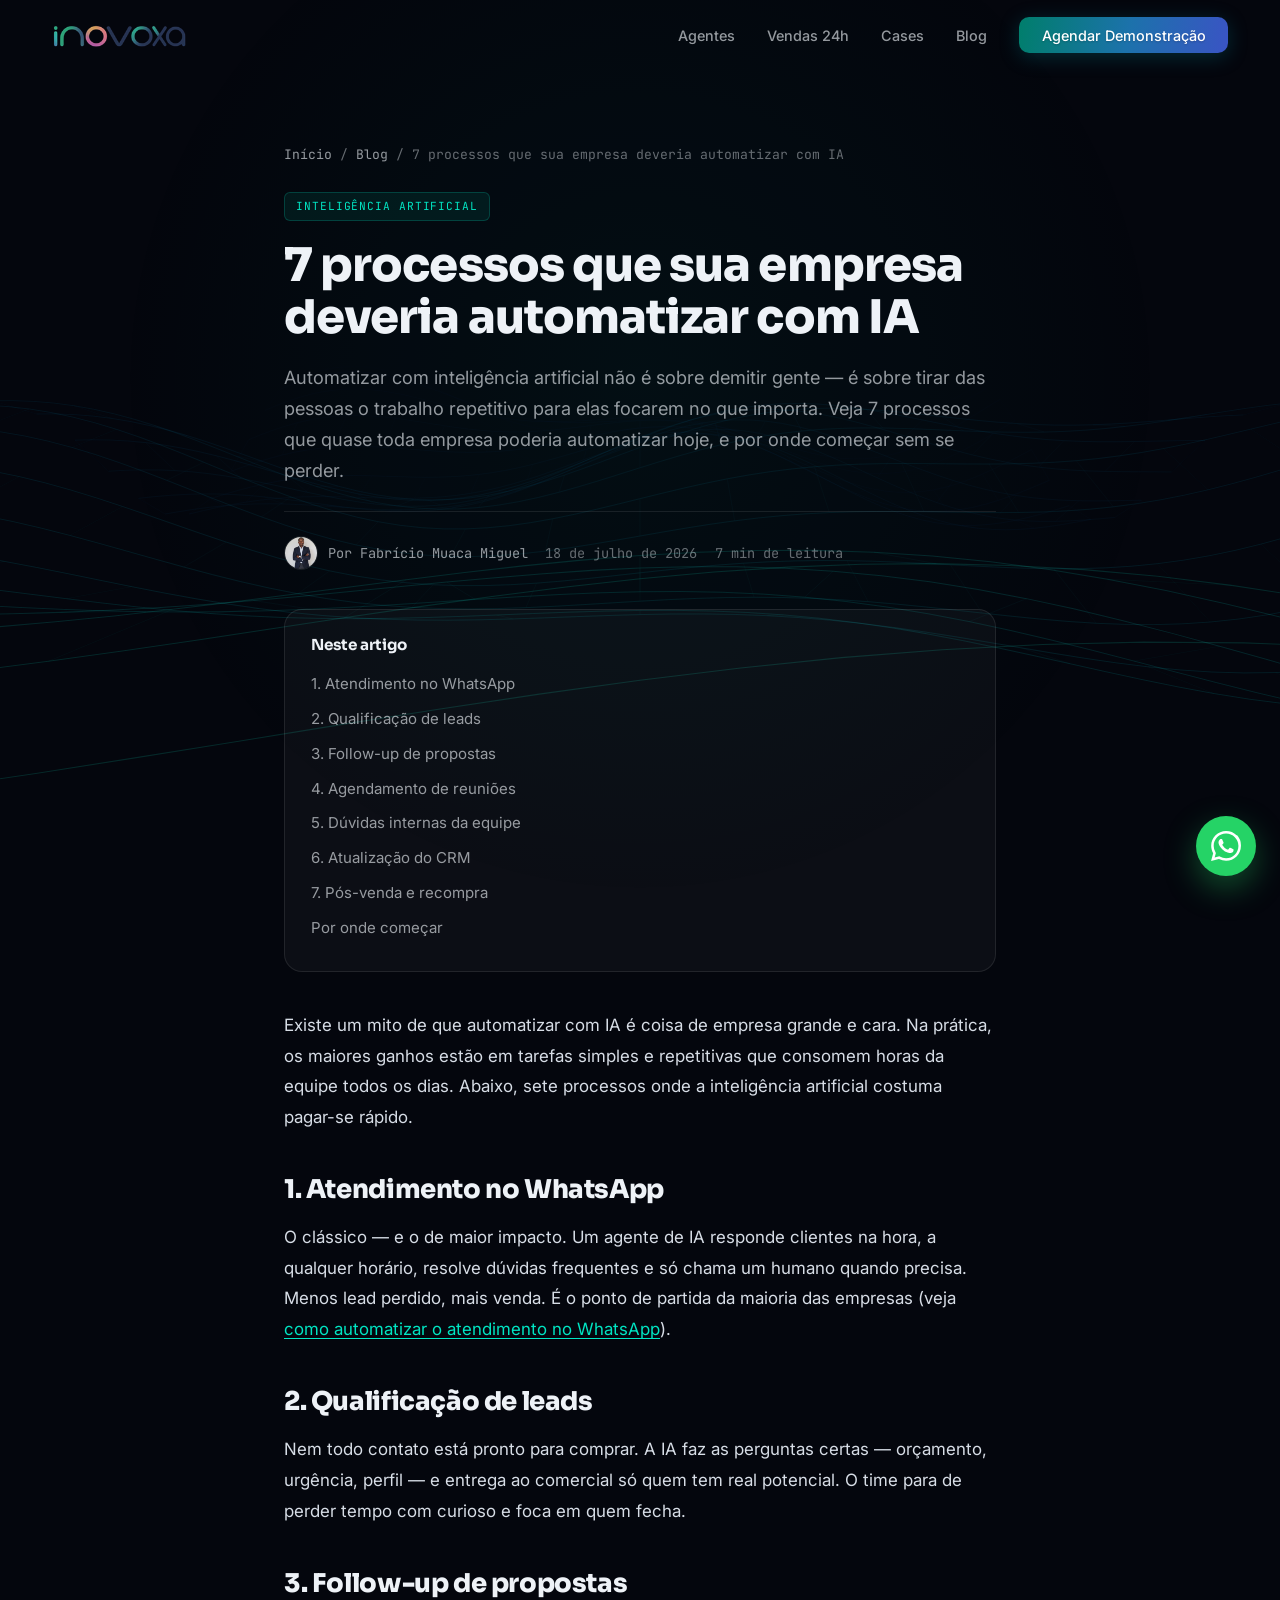
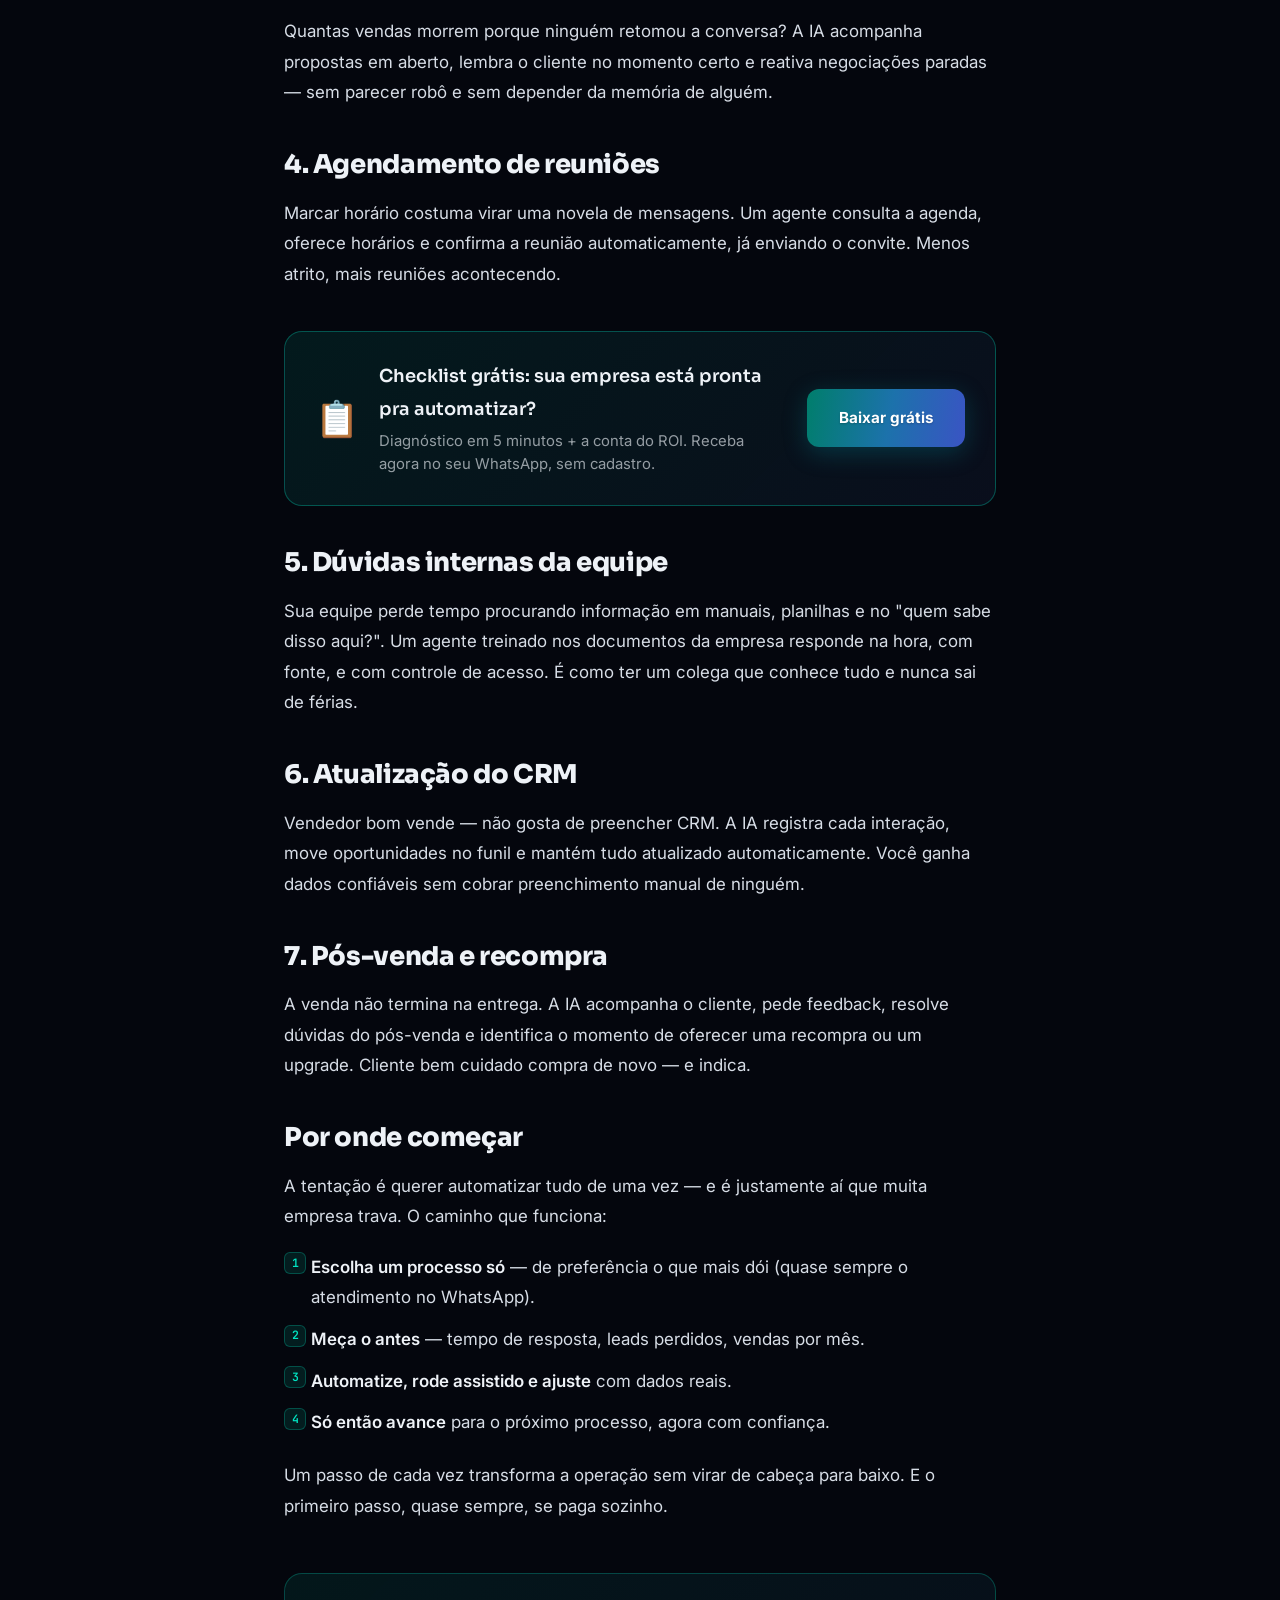
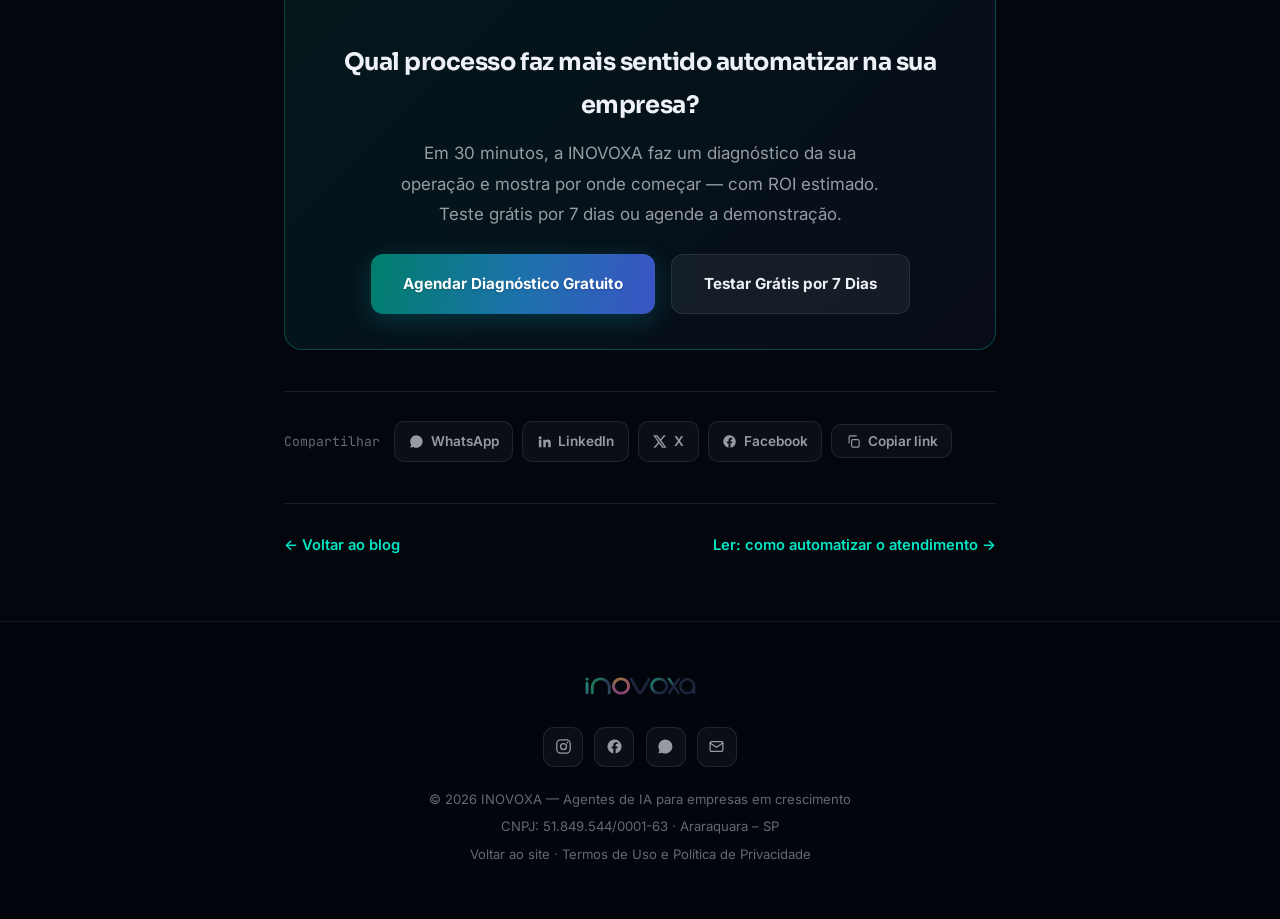
<file: blog/processos-automatizar-com-ia/index.html>
<!DOCTYPE html>
<html lang="pt-BR">
<head>
<meta charset="UTF-8">
<meta name="viewport" content="width=device-width, initial-scale=1.0">

<title>7 Processos Que Sua Empresa Deveria Automatizar com IA (2026) — INOVOXA</title>
<meta name="description" content="Descubra 7 processos que sua empresa deveria automatizar com inteligência artificial — do atendimento no WhatsApp à qualificação de leads e ao follow-up — e por onde começar sem complicar.">
<meta name="author" content="Fabrício Muaca Miguel">
<meta name="robots" content="index, follow, max-image-preview:large, max-snippet:-1, max-video-preview:-1">
<meta name="theme-color" content="#04060d">
<link rel="canonical" href="https://inovoxa.com.br/blog/processos-automatizar-com-ia/">

<meta property="og:type" content="article">
<meta property="og:site_name" content="INOVOXA">
<meta property="og:locale" content="pt_BR">
<meta property="og:url" content="https://inovoxa.com.br/blog/processos-automatizar-com-ia/">
<meta property="og:title" content="7 Processos Que Sua Empresa Deveria Automatizar com IA (2026)">
<meta property="og:description" content="Do atendimento à qualificação de leads e ao follow-up: 7 processos para automatizar com IA e por onde começar.">
<meta property="og:image" content="https://inovoxa.com.br/assets/media/og-image.jpg">
<meta property="article:published_time" content="2026-07-18">
<meta property="article:author" content="Fabrício Muaca Miguel">
<meta property="article:section" content="Inteligência Artificial">
<meta name="twitter:card" content="summary_large_image">
<meta name="twitter:title" content="7 Processos Que Sua Empresa Deveria Automatizar com IA">
<meta name="twitter:description" content="Do atendimento ao follow-up: 7 processos para automatizar com IA e por onde começar.">
<meta name="twitter:image" content="https://inovoxa.com.br/assets/media/og-image.jpg">

<link rel="icon" type="image/png" sizes="32x32" href="/favicon-32x32.png">
<link rel="icon" type="image/png" sizes="16x16" href="/favicon-16x16.png">
<link rel="preconnect" href="https://fonts.googleapis.com">
<link rel="preconnect" href="https://fonts.gstatic.com" crossorigin>
<link href="https://fonts.googleapis.com/css2?family=Sora:wght@400;600;700;800&family=Inter:wght@400;500;600;700&family=JetBrains+Mono:wght@400;600&display=swap" rel="stylesheet">
<link rel="stylesheet" href="/assets/css/style.css">
<link rel="stylesheet" href="/assets/css/blog.css">

<script type="application/ld+json">
{
  "@context": "https://schema.org",
  "@graph": [
    {
      "@type": "BlogPosting",
      "@id": "https://inovoxa.com.br/blog/processos-automatizar-com-ia/#article",
      "headline": "7 processos que sua empresa deveria automatizar com IA",
      "description": "Sete processos que sua empresa deveria automatizar com inteligência artificial — do atendimento no WhatsApp à qualificação de leads e ao follow-up — e por onde começar.",
      "image": "https://inovoxa.com.br/assets/media/og-image.jpg",
      "datePublished": "2026-07-18",
      "dateModified": "2026-07-18",
      "inLanguage": "pt-BR",
      "author": {
        "@type": "Person",
        "name": "Fabrício Muaca Miguel",
        "jobTitle": "Co-fundador e CEO da INOVOXA"
      },
      "publisher": {
        "@type": "Organization",
        "name": "INOVOXA",
        "logo": { "@type": "ImageObject", "url": "https://inovoxa.com.br/logo_Inovoxa.png" }
      },
      "mainEntityOfPage": { "@type": "WebPage", "@id": "https://inovoxa.com.br/blog/processos-automatizar-com-ia/" }
    },
    {
      "@type": "BreadcrumbList",
      "itemListElement": [
        { "@type": "ListItem", "position": 1, "name": "Início", "item": "https://inovoxa.com.br/" },
        { "@type": "ListItem", "position": 2, "name": "Blog", "item": "https://inovoxa.com.br/blog/" },
        { "@type": "ListItem", "position": 3, "name": "7 processos que sua empresa deveria automatizar com IA" }
      ]
    }
  ]
}
</script>
</head>
<body class="blog-page">

<canvas id="heightfield" aria-hidden="true"></canvas>

<!-- ═══ NAV ═══ -->
<header id="nav" class="scrolled">
  <div class="nav-inner">
    <a href="/" class="nav-logo" aria-label="INOVOXA — início">
      <img src="/_logo.png" alt="INOVOXA">
    </a>
    <nav>
      <ul id="nav-ul">
        <li><a href="/#agentes">Agentes</a></li>
        <li><a href="/#vendedor">Vendas 24h</a></li>
        <li><a href="/#cases">Cases</a></li>
        <li><a href="/blog/">Blog</a></li>
        <li><a href="/#demo" class="nav-cta">Agendar Demonstração</a></li>
      </ul>
    </nav>
    <button class="hamburger" id="hbg" aria-label="Abrir menu" aria-expanded="false">
      <span></span><span></span><span></span>
    </button>
  </div>
</header>

<main class="blog-main blog-narrow">
  <nav class="breadcrumb" aria-label="Trilha de navegação">
    <a href="/">Início</a><span>/</span><a href="/blog/">Blog</a><span>/</span><span>7 processos que sua empresa deveria automatizar com IA</span>
  </nav>

  <article>
    <header class="article-head">
      <span class="post-tag">Inteligência Artificial</span>
      <h1>7 processos que sua empresa deveria automatizar com IA</h1>
      <p class="lede">Automatizar com inteligência artificial não é sobre demitir gente — é sobre tirar das pessoas o trabalho repetitivo para elas focarem no que importa. Veja 7 processos que quase toda empresa poderia automatizar hoje, e por onde começar sem se perder.</p>
      <div class="article-meta">
        <span class="author"><img class="av" src="/foto fabricio.jpg" alt="Fabrício Muaca Miguel">Por Fabrício Muaca Miguel</span>
        <span>18 de julho de 2026</span>
        <span>7 min de leitura</span>
      </div>
    </header>

    <nav class="toc" aria-label="Neste artigo">
      <strong>Neste artigo</strong>
      <ol>
        <li><a href="#atendimento">1. Atendimento no WhatsApp</a></li>
        <li><a href="#qualificacao">2. Qualificação de leads</a></li>
        <li><a href="#followup">3. Follow-up de propostas</a></li>
        <li><a href="#agendamento">4. Agendamento de reuniões</a></li>
        <li><a href="#faq-interno">5. Dúvidas internas da equipe</a></li>
        <li><a href="#crm">6. Atualização do CRM</a></li>
        <li><a href="#pos-venda">7. Pós-venda e recompra</a></li>
        <li><a href="#comecar">Por onde começar</a></li>
      </ol>
    </nav>

    <div class="prose">
      <p>Existe um mito de que automatizar com IA é coisa de empresa grande e cara. Na prática, os maiores ganhos estão em tarefas simples e repetitivas que consomem horas da equipe todos os dias. Abaixo, sete processos onde a inteligência artificial costuma pagar-se rápido.</p>

      <h2 id="atendimento">1. Atendimento no WhatsApp</h2>
      <p>O clássico — e o de maior impacto. Um agente de IA responde clientes na hora, a qualquer horário, resolve dúvidas frequentes e só chama um humano quando precisa. Menos lead perdido, mais venda. É o ponto de partida da maioria das empresas (veja <a href="/blog/como-automatizar-atendimento-whatsapp-com-ia/">como automatizar o atendimento no WhatsApp</a>).</p>

      <h2 id="qualificacao">2. Qualificação de leads</h2>
      <p>Nem todo contato está pronto para comprar. A IA faz as perguntas certas — orçamento, urgência, perfil — e entrega ao comercial só quem tem real potencial. O time para de perder tempo com curioso e foca em quem fecha.</p>

      <h2 id="followup">3. Follow-up de propostas</h2>
      <p>Quantas vendas morrem porque ninguém retomou a conversa? A IA acompanha propostas em aberto, lembra o cliente no momento certo e reativa negociações paradas — sem parecer robô e sem depender da memória de alguém.</p>

      <h2 id="agendamento">4. Agendamento de reuniões</h2>
      <p>Marcar horário costuma virar uma novela de mensagens. Um agente consulta a agenda, oferece horários e confirma a reunião automaticamente, já enviando o convite. Menos atrito, mais reuniões acontecendo.</p>

      <div class="lm-box">
        <span class="lm-ico">📋</span>
        <div class="lm-body">
          <strong>Checklist grátis: sua empresa está pronta pra automatizar?</strong>
          <p>Diagnóstico em 5 minutos + a conta do ROI. Receba agora no seu WhatsApp, sem cadastro.</p>
        </div>
        <a class="btn btn-p" href="/checklist/">Baixar grátis</a>
      </div>

      <h2 id="faq-interno">5. Dúvidas internas da equipe</h2>
      <p>Sua equipe perde tempo procurando informação em manuais, planilhas e no "quem sabe disso aqui?". Um agente treinado nos documentos da empresa responde na hora, com fonte, e com controle de acesso. É como ter um colega que conhece tudo e nunca sai de férias.</p>

      <h2 id="crm">6. Atualização do CRM</h2>
      <p>Vendedor bom vende — não gosta de preencher CRM. A IA registra cada interação, move oportunidades no funil e mantém tudo atualizado automaticamente. Você ganha dados confiáveis sem cobrar preenchimento manual de ninguém.</p>

      <h2 id="pos-venda">7. Pós-venda e recompra</h2>
      <p>A venda não termina na entrega. A IA acompanha o cliente, pede feedback, resolve dúvidas do pós-venda e identifica o momento de oferecer uma recompra ou um upgrade. Cliente bem cuidado compra de novo — e indica.</p>

      <h2 id="comecar">Por onde começar</h2>
      <p>A tentação é querer automatizar tudo de uma vez — e é justamente aí que muita empresa trava. O caminho que funciona:</p>
      <ol>
        <li><strong>Escolha um processo só</strong> — de preferência o que mais dói (quase sempre o atendimento no WhatsApp).</li>
        <li><strong>Meça o antes</strong> — tempo de resposta, leads perdidos, vendas por mês.</li>
        <li><strong>Automatize, rode assistido e ajuste</strong> com dados reais.</li>
        <li><strong>Só então avance</strong> para o próximo processo, agora com confiança.</li>
      </ol>
      <p>Um passo de cada vez transforma a operação sem virar de cabeça para baixo. E o primeiro passo, quase sempre, se paga sozinho.</p>

      <div class="article-cta">
        <h3>Qual processo faz mais sentido automatizar na sua empresa?</h3>
        <p>Em 30 minutos, a INOVOXA faz um diagnóstico da sua operação e mostra por onde começar — com ROI estimado. Teste grátis por 7 dias ou agende a demonstração.</p>
        <div class="hero-btns">
          <a href="/#demo" class="btn btn-p">Agendar Diagnóstico Gratuito</a>
          <a href="https://chat.inovoxa.com.br/" target="_blank" rel="noopener" class="btn btn-s">Testar Grátis por 7 Dias</a>
        </div>
      </div>
    </div>

    <div class="share-bar" aria-label="Compartilhar este artigo">
      <span class="share-label">Compartilhar</span>
      <button type="button" class="share-btn" data-share="native" title="Compartilhar"><svg viewBox="0 0 24 24" fill="none" stroke="currentColor" stroke-width="1.8"><circle cx="18" cy="5" r="3"/><circle cx="6" cy="12" r="3"/><circle cx="18" cy="19" r="3"/><path d="M8.6 13.5l6.8 4M15.4 6.5l-6.8 4"/></svg><span class="share-txt">Compartilhar</span></button>
      <a class="share-btn" data-share="whatsapp" title="WhatsApp"><svg viewBox="0 0 24 24" fill="currentColor"><path d="M17.5 14.4c-.3-.1-1.7-.9-2-1-.3-.1-.5-.1-.6.1l-.9 1.2c-.2.2-.3.2-.6.1s-1.3-.5-2.4-1.5c-.9-.8-1.5-1.8-1.6-2s0-.5.1-.6l.4-.5c.1-.2.2-.3.3-.5s0-.4 0-.5l-.9-2.2c-.2-.6-.5-.5-.6-.5H8.6c-.2 0-.5.1-.8.4s-1 1-1 2.5 1.1 2.9 1.2 3.1 2.1 3.2 5.1 4.5c.7.3 1.3.5 1.7.6.7.2 1.4.2 1.9.1.6-.1 1.7-.7 2-1.4.2-.7.2-1.3.2-1.4-.1-.1-.3-.2-.6-.3M12 2a10 10 0 00-8.5 15.3L2 22l4.8-1.3A10 10 0 1012 2z"/></svg><span class="share-txt">WhatsApp</span></a>
      <a class="share-btn" data-share="linkedin" title="LinkedIn"><svg viewBox="0 0 24 24" fill="currentColor"><path d="M4.98 3.5a2.5 2.5 0 11-.02 5 2.5 2.5 0 01.02-5zM3 9h4v12H3zM10 9h3.8v1.7h.05c.53-1 1.8-2 3.75-2 4 0 4.4 2.6 4.4 6V21h-4v-5.3c0-1.3 0-2.9-1.8-2.9s-2.1 1.4-2.1 2.8V21h-4z"/></svg><span class="share-txt">LinkedIn</span></a>
      <a class="share-btn" data-share="x" title="X (Twitter)"><svg viewBox="0 0 24 24" fill="currentColor"><path d="M18.9 2H22l-7.1 8.1L23 22h-6.6l-5.2-6.8L5.3 22H2.2l7.6-8.7L1.7 2h6.8l4.7 6.2zm-1.2 18h1.7L7.1 3.8H5.3z"/></svg><span class="share-txt">X</span></a>
      <a class="share-btn" data-share="facebook" title="Facebook"><svg viewBox="0 0 24 24" fill="currentColor"><path d="M22 12a10 10 0 10-11.6 9.9v-7H7.9V12h2.5V9.8c0-2.5 1.5-3.9 3.8-3.9 1.1 0 2.2.2 2.2.2v2.5h-1.2c-1.2 0-1.6.8-1.6 1.6V12h2.7l-.4 2.9h-2.3v7A10 10 0 0022 12z"/></svg><span class="share-txt">Facebook</span></a>
      <button type="button" class="share-btn" data-share="copy" title="Copiar link"><svg viewBox="0 0 24 24" fill="none" stroke="currentColor" stroke-width="1.8"><rect x="9" y="9" width="12" height="12" rx="2"/><path d="M5 15V5a2 2 0 012-2h10"/></svg><span class="share-txt">Copiar link</span></button>
    </div>

    <div class="article-foot">
      <a href="/blog/">← Voltar ao blog</a>
      <a href="/blog/como-automatizar-atendimento-whatsapp-com-ia/">Ler: como automatizar o atendimento →</a>
    </div>
  </article>
</main>

<!-- ═══ FOOTER ═══ -->
<footer>
  <div class="wrap foot-inner">
    <img src="/_logo.png" alt="INOVOXA" class="foot-logo">
    <div class="foot-social">
      <a href="https://www.instagram.com/inovoxatecnologia/" target="_blank" rel="noopener" title="Instagram" aria-label="Instagram da INOVOXA"><svg viewBox="0 0 24 24" fill="none" stroke="currentColor" stroke-width="1.8"><rect x="2.5" y="2.5" width="19" height="19" rx="5.5"/><circle cx="12" cy="12" r="4.2"/><circle cx="17.6" cy="6.4" r="1.2" fill="currentColor" stroke="none"/></svg></a>
      <a href="https://www.facebook.com/inovoxa" target="_blank" rel="noopener" title="Facebook" aria-label="Facebook da INOVOXA"><svg viewBox="0 0 24 24" fill="currentColor"><path d="M22 12a10 10 0 10-11.6 9.9v-7H7.9V12h2.5V9.8c0-2.5 1.5-3.9 3.8-3.9 1.1 0 2.2.2 2.2.2v2.5h-1.2c-1.2 0-1.6.8-1.6 1.6V12h2.7l-.4 2.9h-2.3v7A10 10 0 0022 12z"/></svg></a>
      <a href="https://api.whatsapp.com/send/?phone=5516981249881&text=Ol%C3%A1!%20Li%20o%20artigo%20sobre%20processos%20para%20automatizar%20com%20IA%20e%20quero%20saber%20mais..." target="_blank" rel="noopener" title="WhatsApp" aria-label="WhatsApp da INOVOXA"><svg viewBox="0 0 24 24" fill="currentColor"><path d="M17.5 14.4c-.3-.1-1.7-.9-2-1-.3-.1-.5-.1-.6.1l-.9 1.2c-.2.2-.3.2-.6.1s-1.3-.5-2.4-1.5c-.9-.8-1.5-1.8-1.6-2s0-.5.1-.6l.4-.5c.1-.2.2-.3.3-.5s0-.4 0-.5l-.9-2.2c-.2-.6-.5-.5-.6-.5H8.6c-.2 0-.5.1-.8.4s-1 1-1 2.5 1.1 2.9 1.2 3.1 2.1 3.2 5.1 4.5c.7.3 1.3.5 1.7.6.7.2 1.4.2 1.9.1.6-.1 1.7-.7 2-1.4.2-.7.2-1.3.2-1.4-.1-.1-.3-.2-.6-.3M12 2a10 10 0 00-8.5 15.3L2 22l4.8-1.3A10 10 0 1012 2z"/></svg></a>
      <a href="mailto:suporte@inovoxa.com.br" title="E-mail" aria-label="E-mail da INOVOXA"><svg viewBox="0 0 24 24" fill="none" stroke="currentColor" stroke-width="1.8"><rect x="3" y="5" width="18" height="14" rx="2"/><path d="M3 7l9 6 9-6"/></svg></a>
    </div>
    <p>© 2026 INOVOXA — Agentes de IA para empresas em crescimento</p>
    <p>CNPJ: 51.849.544/0001-63 · Araraquara – SP</p>
    <p><a href="/">Voltar ao site</a> · <a href="https://chat.inovoxa.com.br/legal/termos.html" target="_blank" rel="noopener">Termos de Uso e Política de Privacidade</a></p>
  </div>
</footer>

<a href="https://api.whatsapp.com/send/?phone=5516981249881&text=Ol%C3%A1!%20Li%20o%20artigo%20sobre%20processos%20para%20automatizar%20com%20IA%20e%20quero%20saber%20mais..." target="_blank" rel="noopener" class="wa-float" title="Falar no WhatsApp" aria-label="Falar no WhatsApp">
  <svg viewBox="0 0 24 24" fill="currentColor"><path d="M17.472 14.382c-.297-.149-1.758-.867-2.03-.967-.273-.099-.471-.148-.67.15-.197.297-.767.966-.94 1.164-.173.199-.347.223-.644.075-.297-.15-1.255-.463-2.39-1.475-.883-.788-1.48-1.761-1.653-2.059-.173-.297-.018-.458.13-.606.134-.133.298-.347.446-.52.149-.174.198-.298.298-.497.099-.198.05-.371-.025-.52-.075-.149-.669-1.612-.916-2.207-.242-.579-.487-.5-.669-.51-.173-.008-.371-.01-.57-.01-.198 0-.52.074-.792.372-.272.297-1.04 1.016-1.04 2.479 0 1.462 1.065 2.875 1.213 3.074.149.198 2.096 3.2 5.077 4.487.709.306 1.262.489 1.694.625.712.227 1.36.195 1.871.118.571-.085 1.758-.719 2.006-1.413.248-.694.248-1.289.173-1.413-.074-.124-.272-.198-.57-.347m-5.421 7.403h-.004a9.87 9.87 0 01-5.031-1.378l-.361-.214-3.741.982.998-3.648-.235-.374a9.86 9.86 0 01-1.51-5.26c.001-5.45 4.436-9.884 9.888-9.884 2.64 0 5.122 1.03 6.988 2.898a9.825 9.825 0 012.893 6.994c-.003 5.45-4.437 9.884-9.885 9.884m8.413-18.297A11.815 11.815 0 0012.05 0C5.495 0 .16 5.335.157 11.892c0 2.096.547 4.142 1.588 5.945L.057 24l6.305-1.654a11.882 11.882 0 005.683 1.448h.005c6.554 0 11.89-5.335 11.893-11.893A11.821 11.821 0 0020.885 3.488"/></svg>
</a>

<script src="/assets/js/main.js"></script>
</body>
</html>
</file>
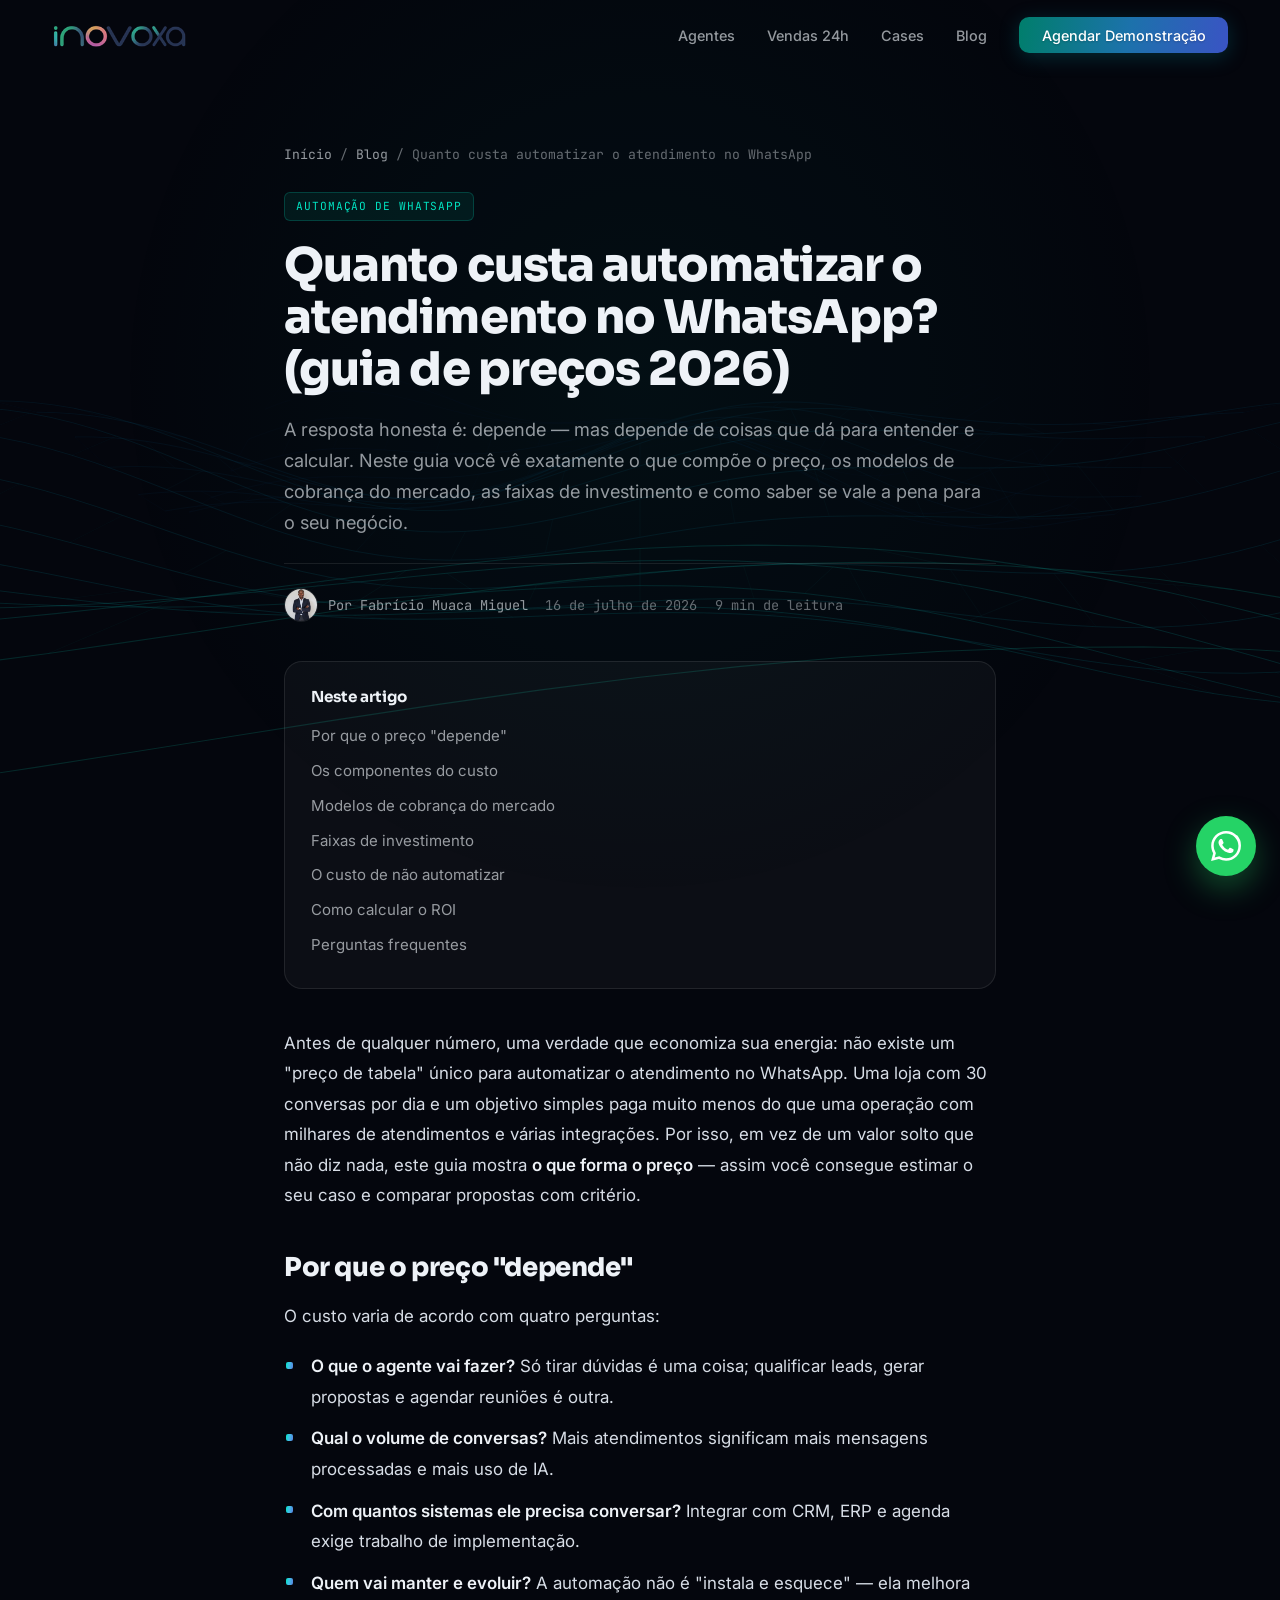
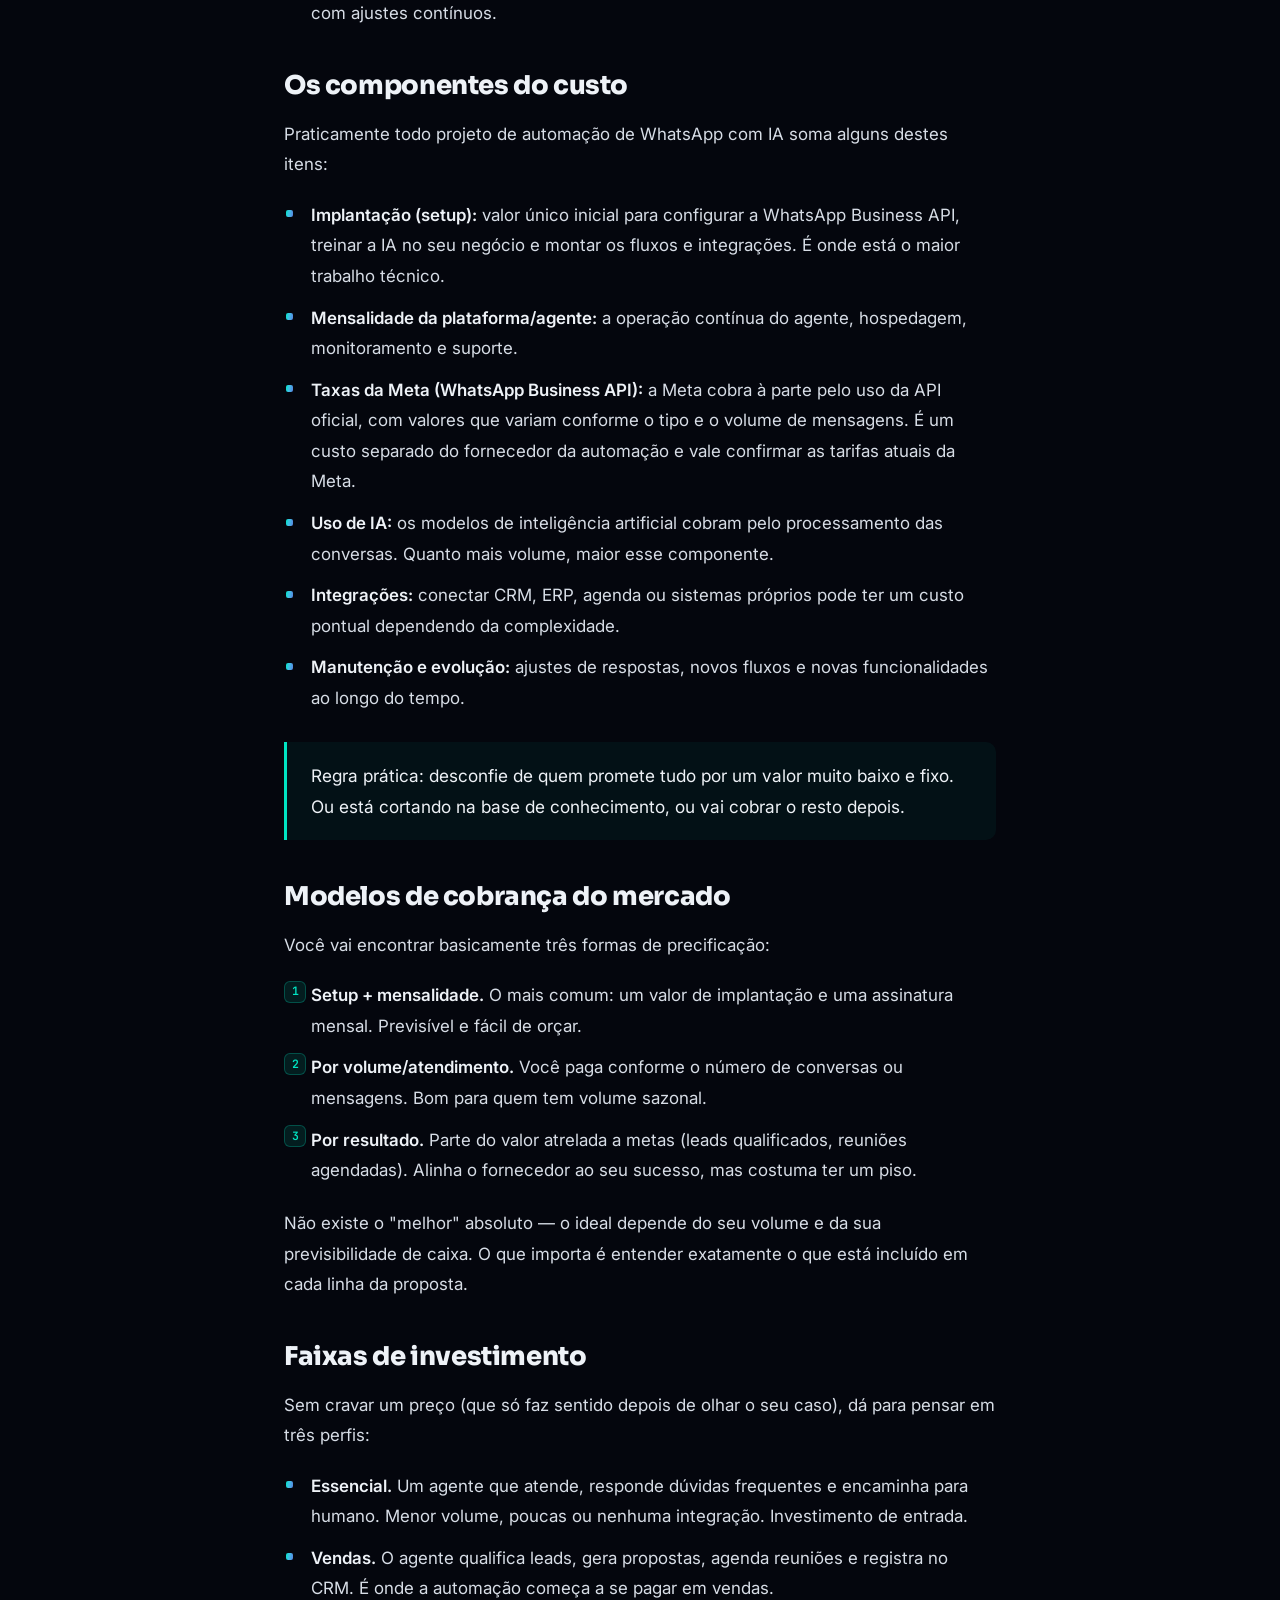
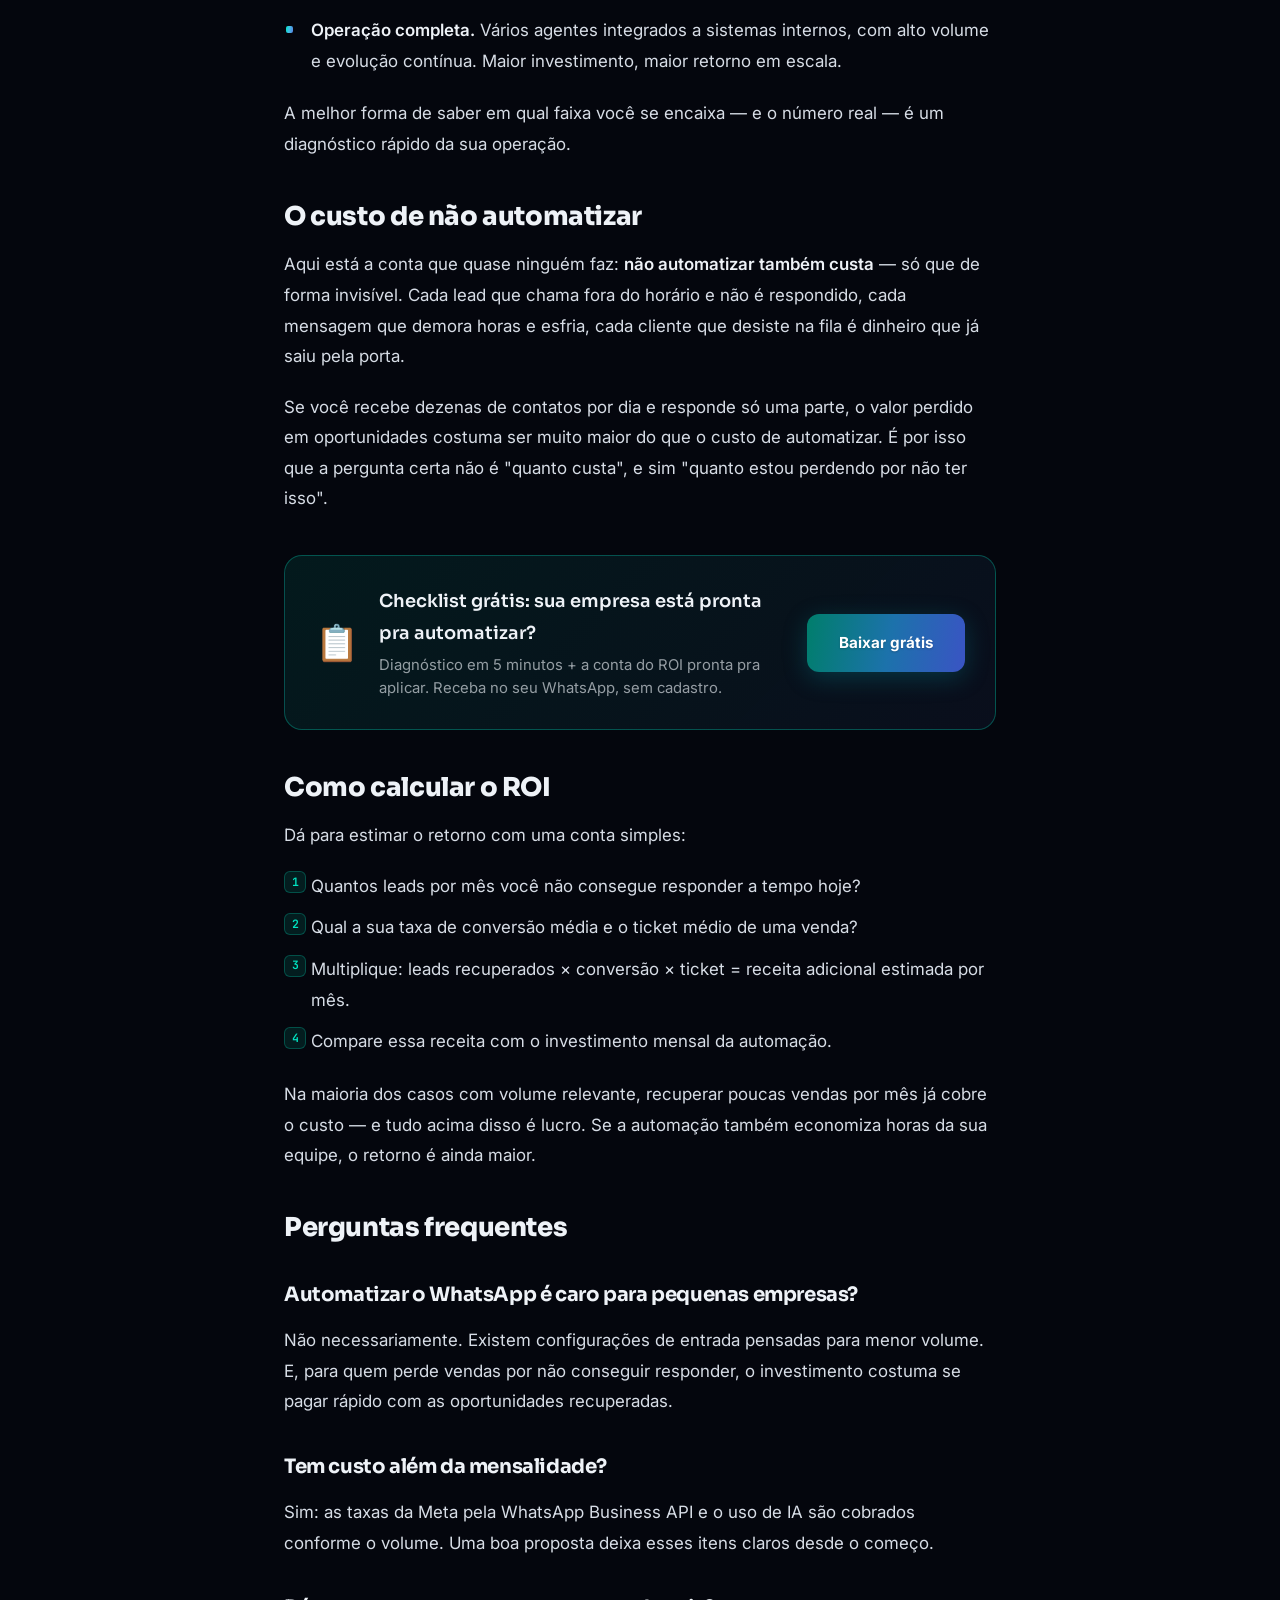
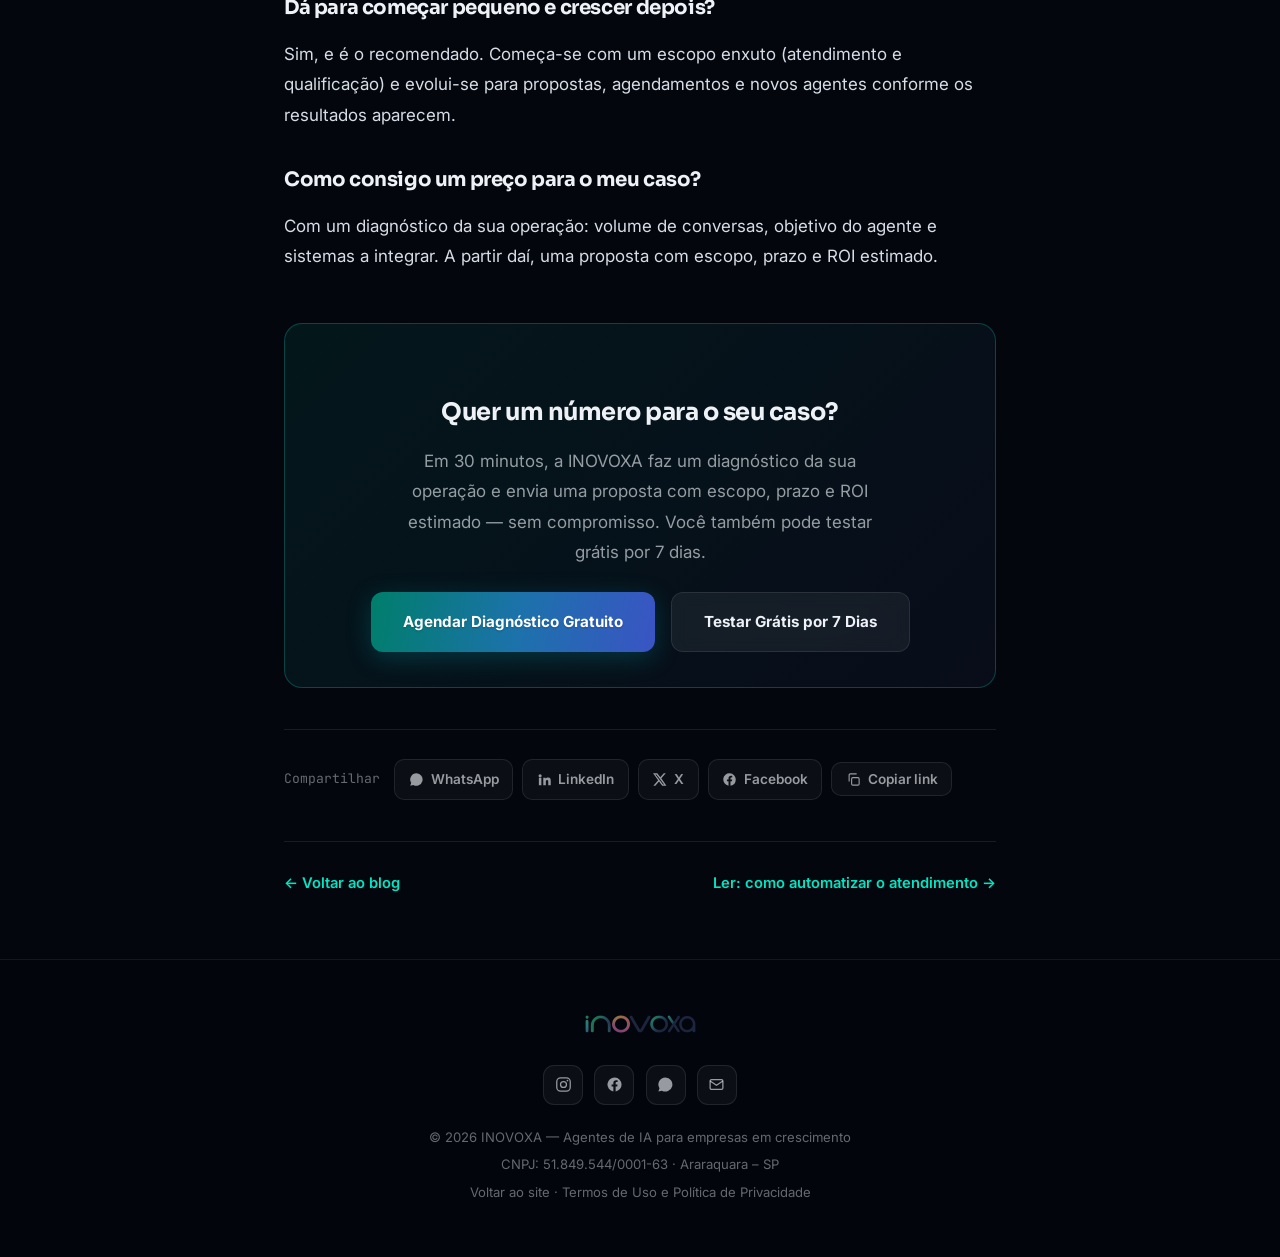
<file: blog/quanto-custa-automatizar-atendimento-whatsapp/index.html>
<!DOCTYPE html>
<html lang="pt-BR">
<head>
<meta charset="UTF-8">
<meta name="viewport" content="width=device-width, initial-scale=1.0">

<title>Quanto Custa Automatizar o Atendimento no WhatsApp? (Guia de Preços 2026) — INOVOXA</title>
<meta name="description" content="Quanto custa automatizar o atendimento no WhatsApp com IA? Entenda os componentes do preço, os modelos de cobrança, as faixas de investimento e como calcular o ROI antes de contratar.">
<meta name="author" content="Fabrício Muaca Miguel">
<meta name="robots" content="index, follow, max-image-preview:large, max-snippet:-1, max-video-preview:-1">
<meta name="theme-color" content="#04060d">
<link rel="canonical" href="https://inovoxa.com.br/blog/quanto-custa-automatizar-atendimento-whatsapp/">

<meta property="og:type" content="article">
<meta property="og:site_name" content="INOVOXA">
<meta property="og:locale" content="pt_BR">
<meta property="og:url" content="https://inovoxa.com.br/blog/quanto-custa-automatizar-atendimento-whatsapp/">
<meta property="og:title" content="Quanto Custa Automatizar o Atendimento no WhatsApp? (Guia de Preços 2026)">
<meta property="og:description" content="Os componentes do preço, os modelos de cobrança e como calcular o ROI da automação de WhatsApp com IA.">
<meta property="og:image" content="https://inovoxa.com.br/assets/media/og-image.jpg">
<meta property="article:published_time" content="2026-07-16">
<meta property="article:author" content="Fabrício Muaca Miguel">
<meta property="article:section" content="Automação de WhatsApp">
<meta name="twitter:card" content="summary_large_image">
<meta name="twitter:title" content="Quanto Custa Automatizar o Atendimento no WhatsApp? (2026)">
<meta name="twitter:description" content="Componentes do preço, modelos de cobrança e como calcular o ROI da automação de WhatsApp com IA.">
<meta name="twitter:image" content="https://inovoxa.com.br/assets/media/og-image.jpg">

<link rel="icon" type="image/png" sizes="32x32" href="/favicon-32x32.png">
<link rel="icon" type="image/png" sizes="16x16" href="/favicon-16x16.png">
<link rel="preconnect" href="https://fonts.googleapis.com">
<link rel="preconnect" href="https://fonts.gstatic.com" crossorigin>
<link href="https://fonts.googleapis.com/css2?family=Sora:wght@400;600;700;800&family=Inter:wght@400;500;600;700&family=JetBrains+Mono:wght@400;600&display=swap" rel="stylesheet">
<link rel="stylesheet" href="/assets/css/style.css">
<link rel="stylesheet" href="/assets/css/blog.css">

<script type="application/ld+json">
{
  "@context": "https://schema.org",
  "@graph": [
    {
      "@type": "BlogPosting",
      "@id": "https://inovoxa.com.br/blog/quanto-custa-automatizar-atendimento-whatsapp/#article",
      "headline": "Quanto custa automatizar o atendimento no WhatsApp? (guia de preços 2026)",
      "description": "Entenda os componentes do preço, os modelos de cobrança, as faixas de investimento e como calcular o ROI da automação de WhatsApp com IA antes de contratar.",
      "image": "https://inovoxa.com.br/assets/media/og-image.jpg",
      "datePublished": "2026-07-16",
      "dateModified": "2026-07-16",
      "inLanguage": "pt-BR",
      "author": {
        "@type": "Person",
        "name": "Fabrício Muaca Miguel",
        "jobTitle": "Co-fundador e CEO da INOVOXA"
      },
      "publisher": {
        "@type": "Organization",
        "name": "INOVOXA",
        "logo": { "@type": "ImageObject", "url": "https://inovoxa.com.br/logo_Inovoxa.png" }
      },
      "mainEntityOfPage": { "@type": "WebPage", "@id": "https://inovoxa.com.br/blog/quanto-custa-automatizar-atendimento-whatsapp/" }
    },
    {
      "@type": "BreadcrumbList",
      "itemListElement": [
        { "@type": "ListItem", "position": 1, "name": "Início", "item": "https://inovoxa.com.br/" },
        { "@type": "ListItem", "position": 2, "name": "Blog", "item": "https://inovoxa.com.br/blog/" },
        { "@type": "ListItem", "position": 3, "name": "Quanto custa automatizar o atendimento no WhatsApp" }
      ]
    }
  ]
}
</script>
</head>
<body class="blog-page">

<canvas id="heightfield" aria-hidden="true"></canvas>

<!-- ═══ NAV ═══ -->
<header id="nav" class="scrolled">
  <div class="nav-inner">
    <a href="/" class="nav-logo" aria-label="INOVOXA — início">
      <img src="/_logo.png" alt="INOVOXA">
    </a>
    <nav>
      <ul id="nav-ul">
        <li><a href="/#agentes">Agentes</a></li>
        <li><a href="/#vendedor">Vendas 24h</a></li>
        <li><a href="/#cases">Cases</a></li>
        <li><a href="/blog/">Blog</a></li>
        <li><a href="/#demo" class="nav-cta">Agendar Demonstração</a></li>
      </ul>
    </nav>
    <button class="hamburger" id="hbg" aria-label="Abrir menu" aria-expanded="false">
      <span></span><span></span><span></span>
    </button>
  </div>
</header>

<main class="blog-main blog-narrow">
  <nav class="breadcrumb" aria-label="Trilha de navegação">
    <a href="/">Início</a><span>/</span><a href="/blog/">Blog</a><span>/</span><span>Quanto custa automatizar o atendimento no WhatsApp</span>
  </nav>

  <article>
    <header class="article-head">
      <span class="post-tag">Automação de WhatsApp</span>
      <h1>Quanto custa automatizar o atendimento no WhatsApp? (guia de preços 2026)</h1>
      <p class="lede">A resposta honesta é: depende — mas depende de coisas que dá para entender e calcular. Neste guia você vê exatamente o que compõe o preço, os modelos de cobrança do mercado, as faixas de investimento e como saber se vale a pena para o seu negócio.</p>
      <div class="article-meta">
        <span class="author"><img class="av" src="/foto fabricio.jpg" alt="Fabrício Muaca Miguel">Por Fabrício Muaca Miguel</span>
        <span>16 de julho de 2026</span>
        <span>9 min de leitura</span>
      </div>
    </header>

    <nav class="toc" aria-label="Neste artigo">
      <strong>Neste artigo</strong>
      <ol>
        <li><a href="#depende">Por que o preço "depende"</a></li>
        <li><a href="#componentes">Os componentes do custo</a></li>
        <li><a href="#modelos">Modelos de cobrança do mercado</a></li>
        <li><a href="#faixas">Faixas de investimento</a></li>
        <li><a href="#custo-de-nao">O custo de não automatizar</a></li>
        <li><a href="#roi">Como calcular o ROI</a></li>
        <li><a href="#faq">Perguntas frequentes</a></li>
      </ol>
    </nav>

    <div class="prose">
      <p>Antes de qualquer número, uma verdade que economiza sua energia: não existe um "preço de tabela" único para automatizar o atendimento no WhatsApp. Uma loja com 30 conversas por dia e um objetivo simples paga muito menos do que uma operação com milhares de atendimentos e várias integrações. Por isso, em vez de um valor solto que não diz nada, este guia mostra <strong>o que forma o preço</strong> — assim você consegue estimar o seu caso e comparar propostas com critério.</p>

      <h2 id="depende">Por que o preço "depende"</h2>
      <p>O custo varia de acordo com quatro perguntas:</p>
      <ul>
        <li><strong>O que o agente vai fazer?</strong> Só tirar dúvidas é uma coisa; qualificar leads, gerar propostas e agendar reuniões é outra.</li>
        <li><strong>Qual o volume de conversas?</strong> Mais atendimentos significam mais mensagens processadas e mais uso de IA.</li>
        <li><strong>Com quantos sistemas ele precisa conversar?</strong> Integrar com CRM, ERP e agenda exige trabalho de implementação.</li>
        <li><strong>Quem vai manter e evoluir?</strong> A automação não é "instala e esquece" — ela melhora com ajustes contínuos.</li>
      </ul>

      <h2 id="componentes">Os componentes do custo</h2>
      <p>Praticamente todo projeto de automação de WhatsApp com IA soma alguns destes itens:</p>
      <ul>
        <li><strong>Implantação (setup):</strong> valor único inicial para configurar a WhatsApp Business API, treinar a IA no seu negócio e montar os fluxos e integrações. É onde está o maior trabalho técnico.</li>
        <li><strong>Mensalidade da plataforma/agente:</strong> a operação contínua do agente, hospedagem, monitoramento e suporte.</li>
        <li><strong>Taxas da Meta (WhatsApp Business API):</strong> a Meta cobra à parte pelo uso da API oficial, com valores que variam conforme o tipo e o volume de mensagens. É um custo separado do fornecedor da automação e vale confirmar as tarifas atuais da Meta.</li>
        <li><strong>Uso de IA:</strong> os modelos de inteligência artificial cobram pelo processamento das conversas. Quanto mais volume, maior esse componente.</li>
        <li><strong>Integrações:</strong> conectar CRM, ERP, agenda ou sistemas próprios pode ter um custo pontual dependendo da complexidade.</li>
        <li><strong>Manutenção e evolução:</strong> ajustes de respostas, novos fluxos e novas funcionalidades ao longo do tempo.</li>
      </ul>
      <blockquote><p>Regra prática: desconfie de quem promete tudo por um valor muito baixo e fixo. Ou está cortando na base de conhecimento, ou vai cobrar o resto depois.</p></blockquote>

      <h2 id="modelos">Modelos de cobrança do mercado</h2>
      <p>Você vai encontrar basicamente três formas de precificação:</p>
      <ol>
        <li><strong>Setup + mensalidade.</strong> O mais comum: um valor de implantação e uma assinatura mensal. Previsível e fácil de orçar.</li>
        <li><strong>Por volume/atendimento.</strong> Você paga conforme o número de conversas ou mensagens. Bom para quem tem volume sazonal.</li>
        <li><strong>Por resultado.</strong> Parte do valor atrelada a metas (leads qualificados, reuniões agendadas). Alinha o fornecedor ao seu sucesso, mas costuma ter um piso.</li>
      </ol>
      <p>Não existe o "melhor" absoluto — o ideal depende do seu volume e da sua previsibilidade de caixa. O que importa é entender exatamente o que está incluído em cada linha da proposta.</p>

      <h2 id="faixas">Faixas de investimento</h2>
      <p>Sem cravar um preço (que só faz sentido depois de olhar o seu caso), dá para pensar em três perfis:</p>
      <ul>
        <li><strong>Essencial.</strong> Um agente que atende, responde dúvidas frequentes e encaminha para humano. Menor volume, poucas ou nenhuma integração. Investimento de entrada.</li>
        <li><strong>Vendas.</strong> O agente qualifica leads, gera propostas, agenda reuniões e registra no CRM. É onde a automação começa a se pagar em vendas.</li>
        <li><strong>Operação completa.</strong> Vários agentes integrados a sistemas internos, com alto volume e evolução contínua. Maior investimento, maior retorno em escala.</li>
      </ul>
      <p>A melhor forma de saber em qual faixa você se encaixa — e o número real — é um diagnóstico rápido da sua operação.</p>

      <h2 id="custo-de-nao">O custo de não automatizar</h2>
      <p>Aqui está a conta que quase ninguém faz: <strong>não automatizar também custa</strong> — só que de forma invisível. Cada lead que chama fora do horário e não é respondido, cada mensagem que demora horas e esfria, cada cliente que desiste na fila é dinheiro que já saiu pela porta.</p>
      <p>Se você recebe dezenas de contatos por dia e responde só uma parte, o valor perdido em oportunidades costuma ser muito maior do que o custo de automatizar. É por isso que a pergunta certa não é "quanto custa", e sim "quanto estou perdendo por não ter isso".</p>

      <div class="lm-box">
        <span class="lm-ico">📋</span>
        <div class="lm-body">
          <strong>Checklist grátis: sua empresa está pronta pra automatizar?</strong>
          <p>Diagnóstico em 5 minutos + a conta do ROI pronta pra aplicar. Receba no seu WhatsApp, sem cadastro.</p>
        </div>
        <a class="btn btn-p" href="/checklist/">Baixar grátis</a>
      </div>

      <h2 id="roi">Como calcular o ROI</h2>
      <p>Dá para estimar o retorno com uma conta simples:</p>
      <ol>
        <li>Quantos leads por mês você não consegue responder a tempo hoje?</li>
        <li>Qual a sua taxa de conversão média e o ticket médio de uma venda?</li>
        <li>Multiplique: leads recuperados × conversão × ticket = receita adicional estimada por mês.</li>
        <li>Compare essa receita com o investimento mensal da automação.</li>
      </ol>
      <p>Na maioria dos casos com volume relevante, recuperar poucas vendas por mês já cobre o custo — e tudo acima disso é lucro. Se a automação também economiza horas da sua equipe, o retorno é ainda maior.</p>

      <h2 id="faq">Perguntas frequentes</h2>
      <h3>Automatizar o WhatsApp é caro para pequenas empresas?</h3>
      <p>Não necessariamente. Existem configurações de entrada pensadas para menor volume. E, para quem perde vendas por não conseguir responder, o investimento costuma se pagar rápido com as oportunidades recuperadas.</p>
      <h3>Tem custo além da mensalidade?</h3>
      <p>Sim: as taxas da Meta pela WhatsApp Business API e o uso de IA são cobrados conforme o volume. Uma boa proposta deixa esses itens claros desde o começo.</p>
      <h3>Dá para começar pequeno e crescer depois?</h3>
      <p>Sim, e é o recomendado. Começa-se com um escopo enxuto (atendimento e qualificação) e evolui-se para propostas, agendamentos e novos agentes conforme os resultados aparecem.</p>
      <h3>Como consigo um preço para o meu caso?</h3>
      <p>Com um diagnóstico da sua operação: volume de conversas, objetivo do agente e sistemas a integrar. A partir daí, uma proposta com escopo, prazo e ROI estimado.</p>

      <div class="article-cta">
        <h3>Quer um número para o seu caso?</h3>
        <p>Em 30 minutos, a INOVOXA faz um diagnóstico da sua operação e envia uma proposta com escopo, prazo e ROI estimado — sem compromisso. Você também pode testar grátis por 7 dias.</p>
        <div class="hero-btns">
          <a href="/#demo" class="btn btn-p">Agendar Diagnóstico Gratuito</a>
          <a href="https://chat.inovoxa.com.br/" target="_blank" rel="noopener" class="btn btn-s">Testar Grátis por 7 Dias</a>
        </div>
      </div>
    </div>

    <div class="share-bar" aria-label="Compartilhar este artigo">
      <span class="share-label">Compartilhar</span>
      <button type="button" class="share-btn" data-share="native" title="Compartilhar"><svg viewBox="0 0 24 24" fill="none" stroke="currentColor" stroke-width="1.8"><circle cx="18" cy="5" r="3"/><circle cx="6" cy="12" r="3"/><circle cx="18" cy="19" r="3"/><path d="M8.6 13.5l6.8 4M15.4 6.5l-6.8 4"/></svg><span class="share-txt">Compartilhar</span></button>
      <a class="share-btn" data-share="whatsapp" title="WhatsApp"><svg viewBox="0 0 24 24" fill="currentColor"><path d="M17.5 14.4c-.3-.1-1.7-.9-2-1-.3-.1-.5-.1-.6.1l-.9 1.2c-.2.2-.3.2-.6.1s-1.3-.5-2.4-1.5c-.9-.8-1.5-1.8-1.6-2s0-.5.1-.6l.4-.5c.1-.2.2-.3.3-.5s0-.4 0-.5l-.9-2.2c-.2-.6-.5-.5-.6-.5H8.6c-.2 0-.5.1-.8.4s-1 1-1 2.5 1.1 2.9 1.2 3.1 2.1 3.2 5.1 4.5c.7.3 1.3.5 1.7.6.7.2 1.4.2 1.9.1.6-.1 1.7-.7 2-1.4.2-.7.2-1.3.2-1.4-.1-.1-.3-.2-.6-.3M12 2a10 10 0 00-8.5 15.3L2 22l4.8-1.3A10 10 0 1012 2z"/></svg><span class="share-txt">WhatsApp</span></a>
      <a class="share-btn" data-share="linkedin" title="LinkedIn"><svg viewBox="0 0 24 24" fill="currentColor"><path d="M4.98 3.5a2.5 2.5 0 11-.02 5 2.5 2.5 0 01.02-5zM3 9h4v12H3zM10 9h3.8v1.7h.05c.53-1 1.8-2 3.75-2 4 0 4.4 2.6 4.4 6V21h-4v-5.3c0-1.3 0-2.9-1.8-2.9s-2.1 1.4-2.1 2.8V21h-4z"/></svg><span class="share-txt">LinkedIn</span></a>
      <a class="share-btn" data-share="x" title="X (Twitter)"><svg viewBox="0 0 24 24" fill="currentColor"><path d="M18.9 2H22l-7.1 8.1L23 22h-6.6l-5.2-6.8L5.3 22H2.2l7.6-8.7L1.7 2h6.8l4.7 6.2zm-1.2 18h1.7L7.1 3.8H5.3z"/></svg><span class="share-txt">X</span></a>
      <a class="share-btn" data-share="facebook" title="Facebook"><svg viewBox="0 0 24 24" fill="currentColor"><path d="M22 12a10 10 0 10-11.6 9.9v-7H7.9V12h2.5V9.8c0-2.5 1.5-3.9 3.8-3.9 1.1 0 2.2.2 2.2.2v2.5h-1.2c-1.2 0-1.6.8-1.6 1.6V12h2.7l-.4 2.9h-2.3v7A10 10 0 0022 12z"/></svg><span class="share-txt">Facebook</span></a>
      <button type="button" class="share-btn" data-share="copy" title="Copiar link"><svg viewBox="0 0 24 24" fill="none" stroke="currentColor" stroke-width="1.8"><rect x="9" y="9" width="12" height="12" rx="2"/><path d="M5 15V5a2 2 0 012-2h10"/></svg><span class="share-txt">Copiar link</span></button>
    </div>

    <div class="article-foot">
      <a href="/blog/">← Voltar ao blog</a>
      <a href="/blog/como-automatizar-atendimento-whatsapp-com-ia/">Ler: como automatizar o atendimento →</a>
    </div>
  </article>
</main>

<!-- ═══ FOOTER ═══ -->
<footer>
  <div class="wrap foot-inner">
    <img src="/_logo.png" alt="INOVOXA" class="foot-logo">
    <div class="foot-social">
      <a href="https://www.instagram.com/inovoxatecnologia/" target="_blank" rel="noopener" title="Instagram" aria-label="Instagram da INOVOXA"><svg viewBox="0 0 24 24" fill="none" stroke="currentColor" stroke-width="1.8"><rect x="2.5" y="2.5" width="19" height="19" rx="5.5"/><circle cx="12" cy="12" r="4.2"/><circle cx="17.6" cy="6.4" r="1.2" fill="currentColor" stroke="none"/></svg></a>
      <a href="https://www.facebook.com/inovoxa" target="_blank" rel="noopener" title="Facebook" aria-label="Facebook da INOVOXA"><svg viewBox="0 0 24 24" fill="currentColor"><path d="M22 12a10 10 0 10-11.6 9.9v-7H7.9V12h2.5V9.8c0-2.5 1.5-3.9 3.8-3.9 1.1 0 2.2.2 2.2.2v2.5h-1.2c-1.2 0-1.6.8-1.6 1.6V12h2.7l-.4 2.9h-2.3v7A10 10 0 0022 12z"/></svg></a>
      <a href="https://api.whatsapp.com/send/?phone=5516981249881&text=Ol%C3%A1!%20Li%20o%20artigo%20sobre%20quanto%20custa%20automatizar%20o%20WhatsApp%20e%20quero%20um%20or%C3%A7amento..." target="_blank" rel="noopener" title="WhatsApp" aria-label="WhatsApp da INOVOXA"><svg viewBox="0 0 24 24" fill="currentColor"><path d="M17.5 14.4c-.3-.1-1.7-.9-2-1-.3-.1-.5-.1-.6.1l-.9 1.2c-.2.2-.3.2-.6.1s-1.3-.5-2.4-1.5c-.9-.8-1.5-1.8-1.6-2s0-.5.1-.6l.4-.5c.1-.2.2-.3.3-.5s0-.4 0-.5l-.9-2.2c-.2-.6-.5-.5-.6-.5H8.6c-.2 0-.5.1-.8.4s-1 1-1 2.5 1.1 2.9 1.2 3.1 2.1 3.2 5.1 4.5c.7.3 1.3.5 1.7.6.7.2 1.4.2 1.9.1.6-.1 1.7-.7 2-1.4.2-.7.2-1.3.2-1.4-.1-.1-.3-.2-.6-.3M12 2a10 10 0 00-8.5 15.3L2 22l4.8-1.3A10 10 0 1012 2z"/></svg></a>
      <a href="mailto:suporte@inovoxa.com.br" title="E-mail" aria-label="E-mail da INOVOXA"><svg viewBox="0 0 24 24" fill="none" stroke="currentColor" stroke-width="1.8"><rect x="3" y="5" width="18" height="14" rx="2"/><path d="M3 7l9 6 9-6"/></svg></a>
    </div>
    <p>© 2026 INOVOXA — Agentes de IA para empresas em crescimento</p>
    <p>CNPJ: 51.849.544/0001-63 · Araraquara – SP</p>
    <p><a href="/">Voltar ao site</a> · <a href="https://chat.inovoxa.com.br/legal/termos.html" target="_blank" rel="noopener">Termos de Uso e Política de Privacidade</a></p>
  </div>
</footer>

<a href="https://api.whatsapp.com/send/?phone=5516981249881&text=Ol%C3%A1!%20Li%20o%20artigo%20sobre%20quanto%20custa%20automatizar%20o%20WhatsApp%20e%20quero%20um%20or%C3%A7amento..." target="_blank" rel="noopener" class="wa-float" title="Falar no WhatsApp" aria-label="Falar no WhatsApp">
  <svg viewBox="0 0 24 24" fill="currentColor"><path d="M17.472 14.382c-.297-.149-1.758-.867-2.03-.967-.273-.099-.471-.148-.67.15-.197.297-.767.966-.94 1.164-.173.199-.347.223-.644.075-.297-.15-1.255-.463-2.39-1.475-.883-.788-1.48-1.761-1.653-2.059-.173-.297-.018-.458.13-.606.134-.133.298-.347.446-.52.149-.174.198-.298.298-.497.099-.198.05-.371-.025-.52-.075-.149-.669-1.612-.916-2.207-.242-.579-.487-.5-.669-.51-.173-.008-.371-.01-.57-.01-.198 0-.52.074-.792.372-.272.297-1.04 1.016-1.04 2.479 0 1.462 1.065 2.875 1.213 3.074.149.198 2.096 3.2 5.077 4.487.709.306 1.262.489 1.694.625.712.227 1.36.195 1.871.118.571-.085 1.758-.719 2.006-1.413.248-.694.248-1.289.173-1.413-.074-.124-.272-.198-.57-.347m-5.421 7.403h-.004a9.87 9.87 0 01-5.031-1.378l-.361-.214-3.741.982.998-3.648-.235-.374a9.86 9.86 0 01-1.51-5.26c.001-5.45 4.436-9.884 9.888-9.884 2.64 0 5.122 1.03 6.988 2.898a9.825 9.825 0 012.893 6.994c-.003 5.45-4.437 9.884-9.885 9.884m8.413-18.297A11.815 11.815 0 0012.05 0C5.495 0 .16 5.335.157 11.892c0 2.096.547 4.142 1.588 5.945L.057 24l6.305-1.654a11.882 11.882 0 005.683 1.448h.005c6.554 0 11.89-5.335 11.893-11.893A11.821 11.821 0 0020.885 3.488"/></svg>
</a>

<script src="/assets/js/main.js"></script>
</body>
</html>
</file>
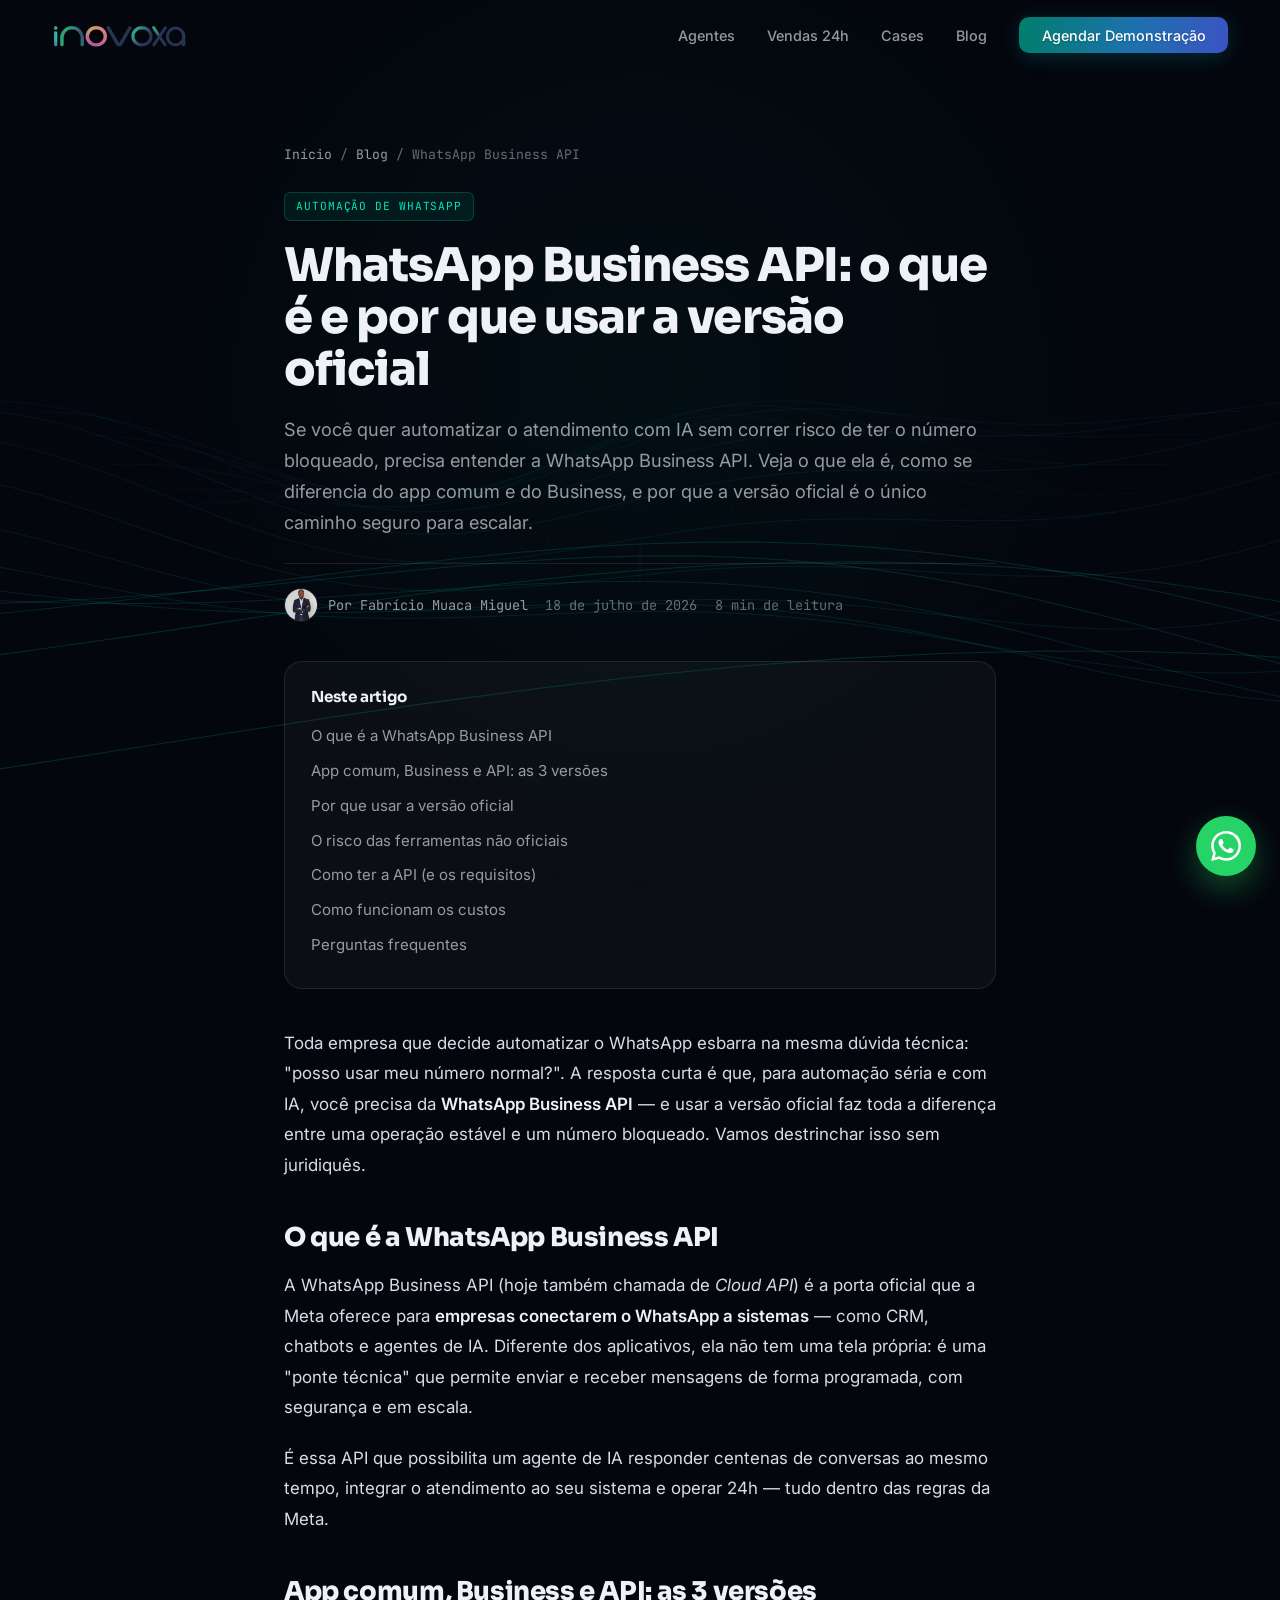
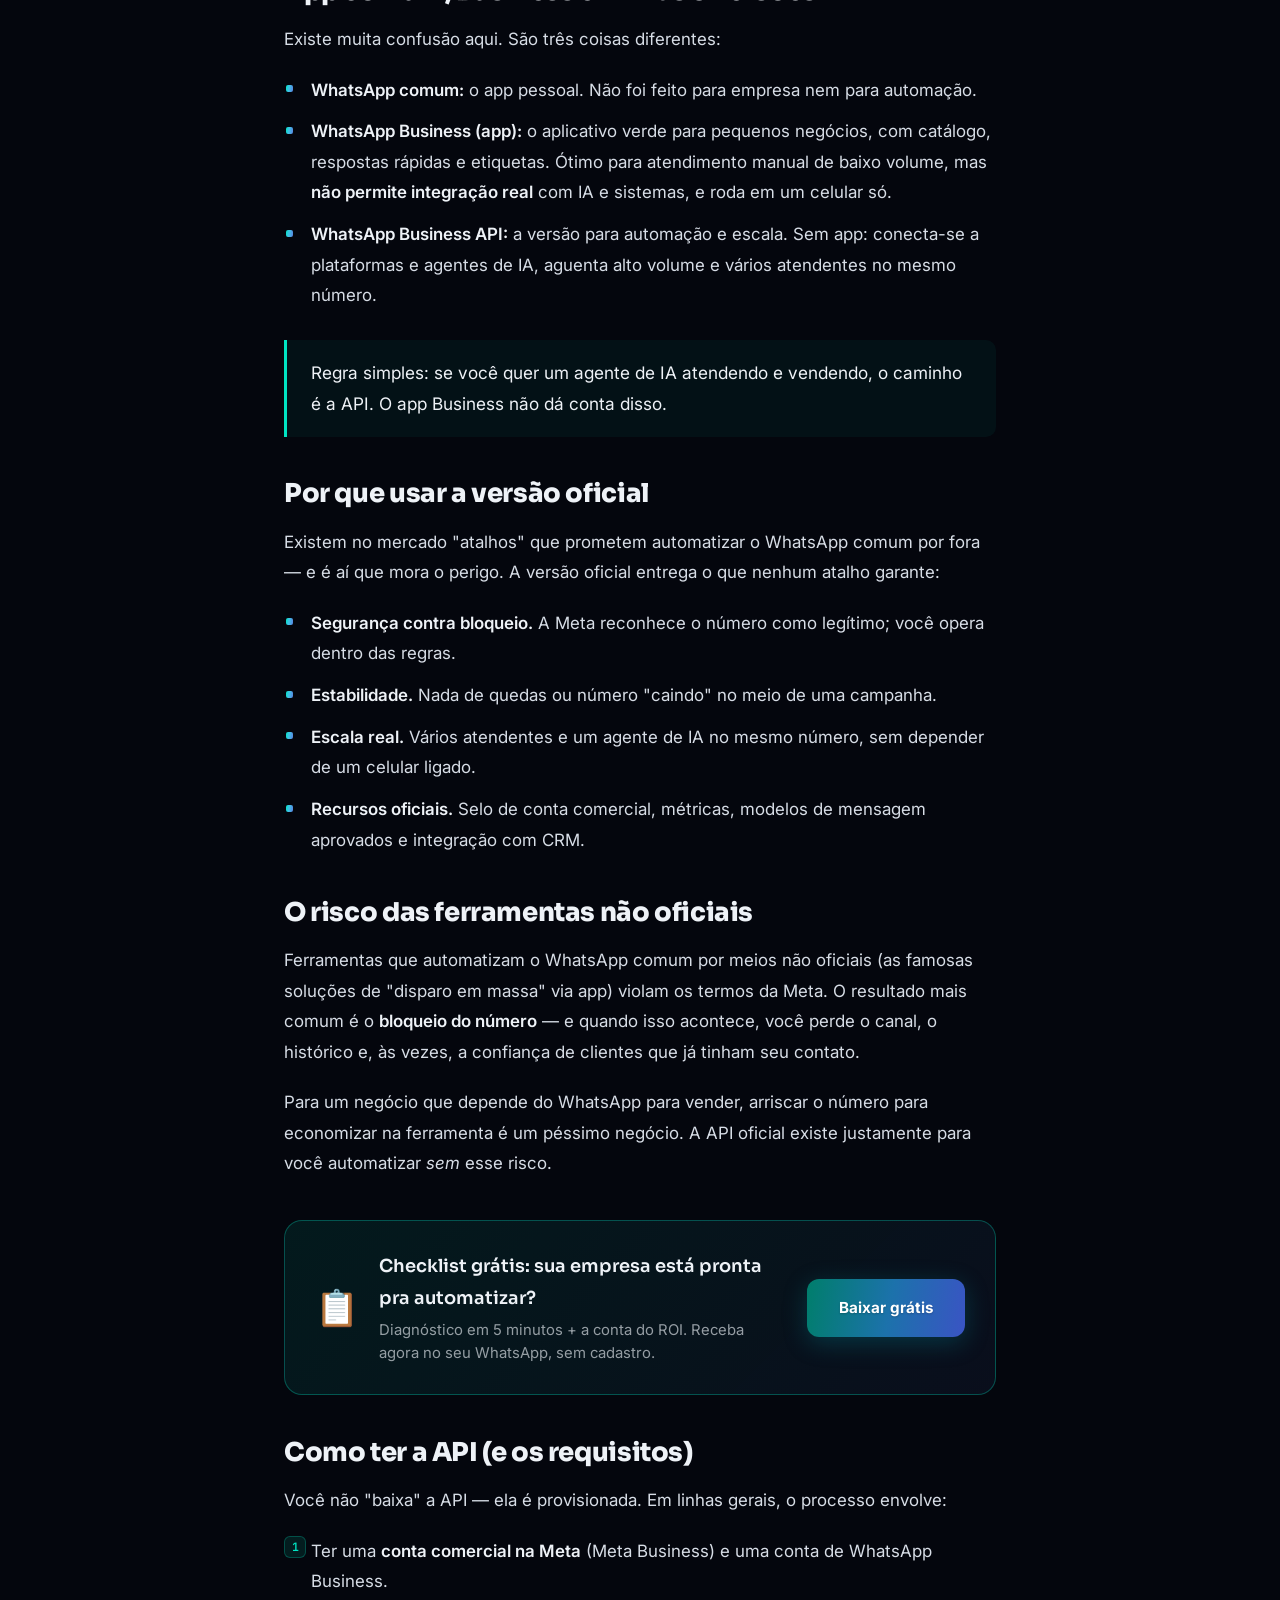
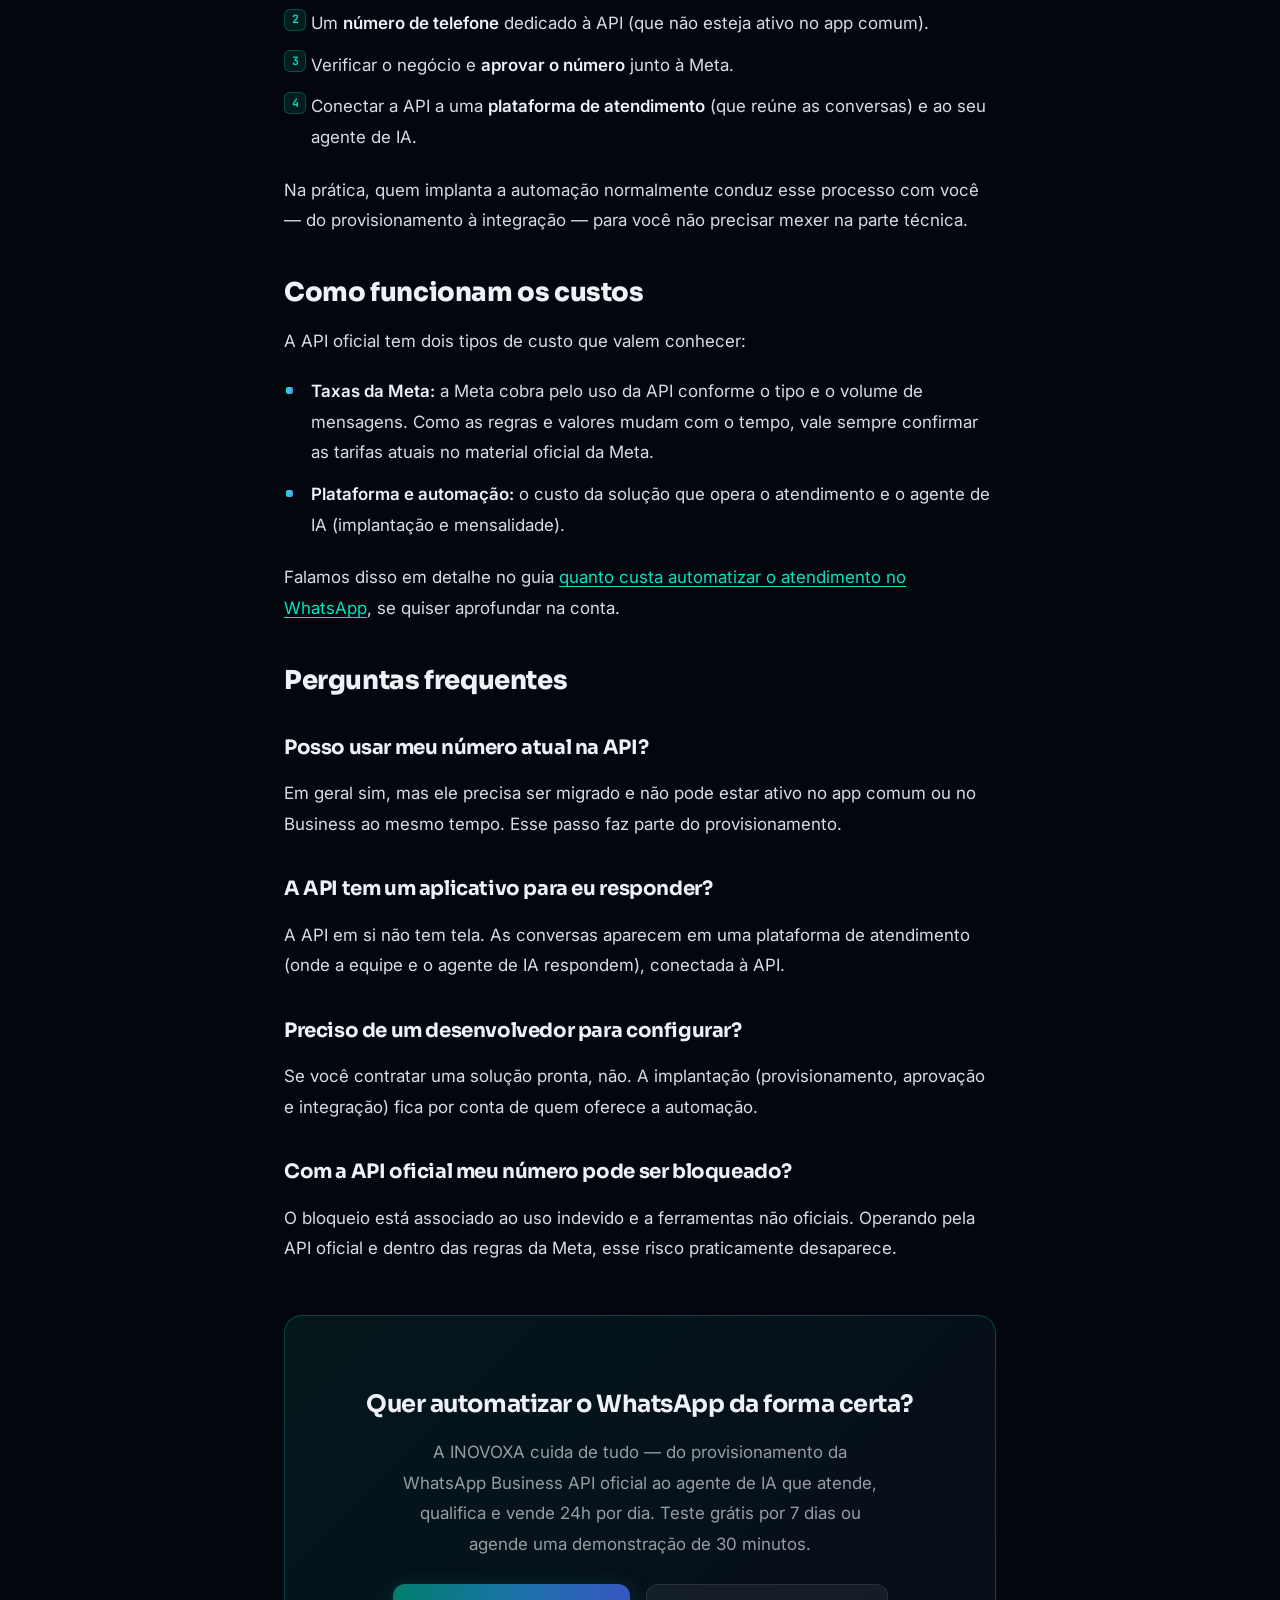
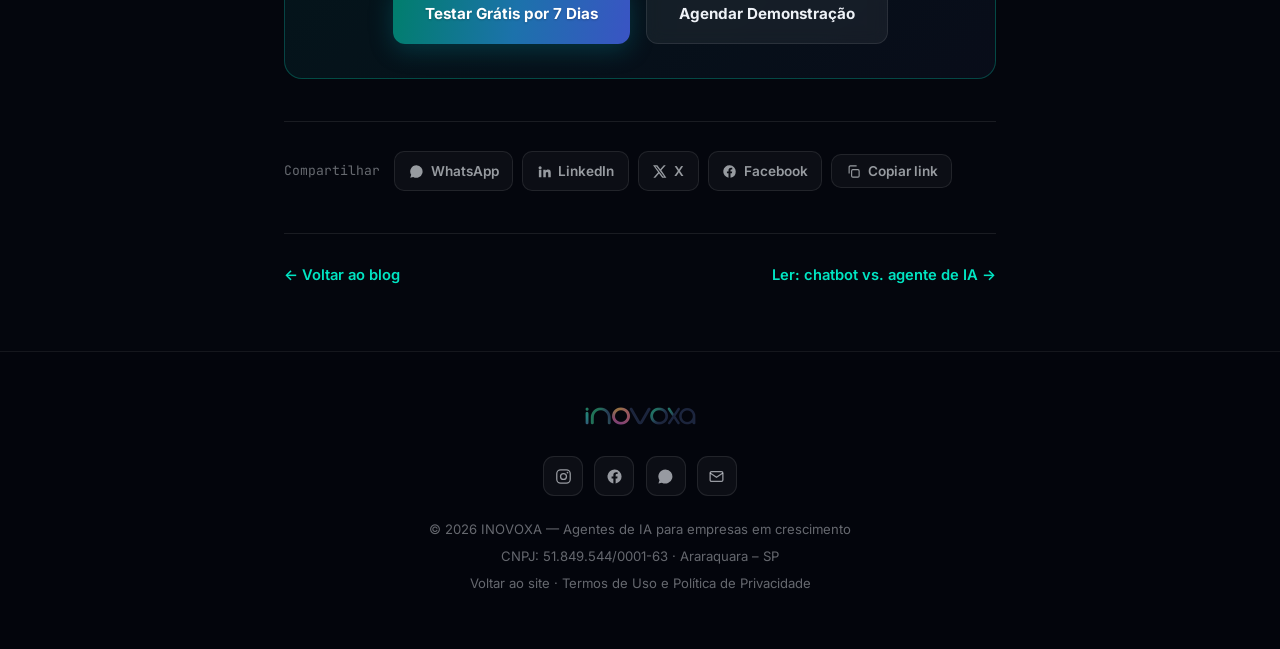
<file: blog/whatsapp-business-api/index.html>
<!DOCTYPE html>
<html lang="pt-BR">
<head>
<meta charset="UTF-8">
<meta name="viewport" content="width=device-width, initial-scale=1.0">

<title>WhatsApp Business API: O Que É e Por Que Usar a Versão Oficial — INOVOXA</title>
<meta name="description" content="O que é a WhatsApp Business API, a diferença entre o app comum, o Business e a API oficial, por que a versão oficial evita bloqueio do número e como ter a sua.">
<meta name="author" content="Fabrício Muaca Miguel">
<meta name="robots" content="index, follow, max-image-preview:large, max-snippet:-1, max-video-preview:-1">
<meta name="theme-color" content="#04060d">
<link rel="canonical" href="https://inovoxa.com.br/blog/whatsapp-business-api/">

<meta property="og:type" content="article">
<meta property="og:site_name" content="INOVOXA">
<meta property="og:locale" content="pt_BR">
<meta property="og:url" content="https://inovoxa.com.br/blog/whatsapp-business-api/">
<meta property="og:title" content="WhatsApp Business API: O Que É e Por Que Usar a Versão Oficial">
<meta property="og:description" content="A diferença entre o app comum, o Business e a API oficial — e por que a oficial evita bloqueio e escala o atendimento com IA.">
<meta property="og:image" content="https://inovoxa.com.br/assets/media/og-image.jpg">
<meta property="article:published_time" content="2026-07-18">
<meta property="article:author" content="Fabrício Muaca Miguel">
<meta property="article:section" content="Automação de WhatsApp">
<meta name="twitter:card" content="summary_large_image">
<meta name="twitter:title" content="WhatsApp Business API: O Que É e Por Que Usar a Versão Oficial">
<meta name="twitter:description" content="A diferença entre app, Business e API oficial — e por que a oficial evita bloqueio.">
<meta name="twitter:image" content="https://inovoxa.com.br/assets/media/og-image.jpg">

<link rel="icon" type="image/png" sizes="32x32" href="/favicon-32x32.png">
<link rel="icon" type="image/png" sizes="16x16" href="/favicon-16x16.png">
<link rel="preconnect" href="https://fonts.googleapis.com">
<link rel="preconnect" href="https://fonts.gstatic.com" crossorigin>
<link href="https://fonts.googleapis.com/css2?family=Sora:wght@400;600;700;800&family=Inter:wght@400;500;600;700&family=JetBrains+Mono:wght@400;600&display=swap" rel="stylesheet">
<link rel="stylesheet" href="/assets/css/style.css">
<link rel="stylesheet" href="/assets/css/blog.css">

<script type="application/ld+json">
{
  "@context": "https://schema.org",
  "@graph": [
    {
      "@type": "BlogPosting",
      "@id": "https://inovoxa.com.br/blog/whatsapp-business-api/#article",
      "headline": "WhatsApp Business API: o que é e por que usar a versão oficial",
      "description": "O que é a WhatsApp Business API, a diferença entre o app comum, o Business e a API oficial, por que a versão oficial evita bloqueio do número e como ter a sua.",
      "image": "https://inovoxa.com.br/assets/media/og-image.jpg",
      "datePublished": "2026-07-18",
      "dateModified": "2026-07-18",
      "inLanguage": "pt-BR",
      "author": {
        "@type": "Person",
        "name": "Fabrício Muaca Miguel",
        "jobTitle": "Co-fundador e CEO da INOVOXA"
      },
      "publisher": {
        "@type": "Organization",
        "name": "INOVOXA",
        "logo": { "@type": "ImageObject", "url": "https://inovoxa.com.br/logo_Inovoxa.png" }
      },
      "mainEntityOfPage": { "@type": "WebPage", "@id": "https://inovoxa.com.br/blog/whatsapp-business-api/" }
    },
    {
      "@type": "BreadcrumbList",
      "itemListElement": [
        { "@type": "ListItem", "position": 1, "name": "Início", "item": "https://inovoxa.com.br/" },
        { "@type": "ListItem", "position": 2, "name": "Blog", "item": "https://inovoxa.com.br/blog/" },
        { "@type": "ListItem", "position": 3, "name": "WhatsApp Business API: o que é e por que usar a versão oficial" }
      ]
    }
  ]
}
</script>
</head>
<body class="blog-page">

<canvas id="heightfield" aria-hidden="true"></canvas>

<!-- ═══ NAV ═══ -->
<header id="nav" class="scrolled">
  <div class="nav-inner">
    <a href="/" class="nav-logo" aria-label="INOVOXA — início">
      <img src="/_logo.png" alt="INOVOXA">
    </a>
    <nav>
      <ul id="nav-ul">
        <li><a href="/#agentes">Agentes</a></li>
        <li><a href="/#vendedor">Vendas 24h</a></li>
        <li><a href="/#cases">Cases</a></li>
        <li><a href="/blog/">Blog</a></li>
        <li><a href="/#demo" class="nav-cta">Agendar Demonstração</a></li>
      </ul>
    </nav>
    <button class="hamburger" id="hbg" aria-label="Abrir menu" aria-expanded="false">
      <span></span><span></span><span></span>
    </button>
  </div>
</header>

<main class="blog-main blog-narrow">
  <nav class="breadcrumb" aria-label="Trilha de navegação">
    <a href="/">Início</a><span>/</span><a href="/blog/">Blog</a><span>/</span><span>WhatsApp Business API</span>
  </nav>

  <article>
    <header class="article-head">
      <span class="post-tag">Automação de WhatsApp</span>
      <h1>WhatsApp Business API: o que é e por que usar a versão oficial</h1>
      <p class="lede">Se você quer automatizar o atendimento com IA sem correr risco de ter o número bloqueado, precisa entender a WhatsApp Business API. Veja o que ela é, como se diferencia do app comum e do Business, e por que a versão oficial é o único caminho seguro para escalar.</p>
      <div class="article-meta">
        <span class="author"><img class="av" src="/foto fabricio.jpg" alt="Fabrício Muaca Miguel">Por Fabrício Muaca Miguel</span>
        <span>18 de julho de 2026</span>
        <span>8 min de leitura</span>
      </div>
    </header>

    <nav class="toc" aria-label="Neste artigo">
      <strong>Neste artigo</strong>
      <ol>
        <li><a href="#o-que-e">O que é a WhatsApp Business API</a></li>
        <li><a href="#tres-versoes">App comum, Business e API: as 3 versões</a></li>
        <li><a href="#por-que-oficial">Por que usar a versão oficial</a></li>
        <li><a href="#bloqueio">O risco das ferramentas não oficiais</a></li>
        <li><a href="#como-ter">Como ter a API (e os requisitos)</a></li>
        <li><a href="#custos">Como funcionam os custos</a></li>
        <li><a href="#faq">Perguntas frequentes</a></li>
      </ol>
    </nav>

    <div class="prose">
      <p>Toda empresa que decide automatizar o WhatsApp esbarra na mesma dúvida técnica: "posso usar meu número normal?". A resposta curta é que, para automação séria e com IA, você precisa da <strong>WhatsApp Business API</strong> — e usar a versão oficial faz toda a diferença entre uma operação estável e um número bloqueado. Vamos destrinchar isso sem juridiquês.</p>

      <h2 id="o-que-e">O que é a WhatsApp Business API</h2>
      <p>A WhatsApp Business API (hoje também chamada de <em>Cloud API</em>) é a porta oficial que a Meta oferece para <strong>empresas conectarem o WhatsApp a sistemas</strong> — como CRM, chatbots e agentes de IA. Diferente dos aplicativos, ela não tem uma tela própria: é uma "ponte técnica" que permite enviar e receber mensagens de forma programada, com segurança e em escala.</p>
      <p>É essa API que possibilita um agente de IA responder centenas de conversas ao mesmo tempo, integrar o atendimento ao seu sistema e operar 24h — tudo dentro das regras da Meta.</p>

      <h2 id="tres-versoes">App comum, Business e API: as 3 versões</h2>
      <p>Existe muita confusão aqui. São três coisas diferentes:</p>
      <ul>
        <li><strong>WhatsApp comum:</strong> o app pessoal. Não foi feito para empresa nem para automação.</li>
        <li><strong>WhatsApp Business (app):</strong> o aplicativo verde para pequenos negócios, com catálogo, respostas rápidas e etiquetas. Ótimo para atendimento manual de baixo volume, mas <strong>não permite integração real</strong> com IA e sistemas, e roda em um celular só.</li>
        <li><strong>WhatsApp Business API:</strong> a versão para automação e escala. Sem app: conecta-se a plataformas e agentes de IA, aguenta alto volume e vários atendentes no mesmo número.</li>
      </ul>
      <blockquote><p>Regra simples: se você quer um agente de IA atendendo e vendendo, o caminho é a API. O app Business não dá conta disso.</p></blockquote>

      <h2 id="por-que-oficial">Por que usar a versão oficial</h2>
      <p>Existem no mercado "atalhos" que prometem automatizar o WhatsApp comum por fora — e é aí que mora o perigo. A versão oficial entrega o que nenhum atalho garante:</p>
      <ul>
        <li><strong>Segurança contra bloqueio.</strong> A Meta reconhece o número como legítimo; você opera dentro das regras.</li>
        <li><strong>Estabilidade.</strong> Nada de quedas ou número "caindo" no meio de uma campanha.</li>
        <li><strong>Escala real.</strong> Vários atendentes e um agente de IA no mesmo número, sem depender de um celular ligado.</li>
        <li><strong>Recursos oficiais.</strong> Selo de conta comercial, métricas, modelos de mensagem aprovados e integração com CRM.</li>
      </ul>

      <h2 id="bloqueio">O risco das ferramentas não oficiais</h2>
      <p>Ferramentas que automatizam o WhatsApp comum por meios não oficiais (as famosas soluções de "disparo em massa" via app) violam os termos da Meta. O resultado mais comum é o <strong>bloqueio do número</strong> — e quando isso acontece, você perde o canal, o histórico e, às vezes, a confiança de clientes que já tinham seu contato.</p>
      <p>Para um negócio que depende do WhatsApp para vender, arriscar o número para economizar na ferramenta é um péssimo negócio. A API oficial existe justamente para você automatizar <em>sem</em> esse risco.</p>

      <div class="lm-box">
        <span class="lm-ico">📋</span>
        <div class="lm-body">
          <strong>Checklist grátis: sua empresa está pronta pra automatizar?</strong>
          <p>Diagnóstico em 5 minutos + a conta do ROI. Receba agora no seu WhatsApp, sem cadastro.</p>
        </div>
        <a class="btn btn-p" href="/checklist/">Baixar grátis</a>
      </div>

      <h2 id="como-ter">Como ter a API (e os requisitos)</h2>
      <p>Você não "baixa" a API — ela é provisionada. Em linhas gerais, o processo envolve:</p>
      <ol>
        <li>Ter uma <strong>conta comercial na Meta</strong> (Meta Business) e uma conta de WhatsApp Business.</li>
        <li>Um <strong>número de telefone</strong> dedicado à API (que não esteja ativo no app comum).</li>
        <li>Verificar o negócio e <strong>aprovar o número</strong> junto à Meta.</li>
        <li>Conectar a API a uma <strong>plataforma de atendimento</strong> (que reúne as conversas) e ao seu agente de IA.</li>
      </ol>
      <p>Na prática, quem implanta a automação normalmente conduz esse processo com você — do provisionamento à integração — para você não precisar mexer na parte técnica.</p>

      <h2 id="custos">Como funcionam os custos</h2>
      <p>A API oficial tem dois tipos de custo que valem conhecer:</p>
      <ul>
        <li><strong>Taxas da Meta:</strong> a Meta cobra pelo uso da API conforme o tipo e o volume de mensagens. Como as regras e valores mudam com o tempo, vale sempre confirmar as tarifas atuais no material oficial da Meta.</li>
        <li><strong>Plataforma e automação:</strong> o custo da solução que opera o atendimento e o agente de IA (implantação e mensalidade).</li>
      </ul>
      <p>Falamos disso em detalhe no guia <a href="/blog/quanto-custa-automatizar-atendimento-whatsapp/">quanto custa automatizar o atendimento no WhatsApp</a>, se quiser aprofundar na conta.</p>

      <h2 id="faq">Perguntas frequentes</h2>
      <h3>Posso usar meu número atual na API?</h3>
      <p>Em geral sim, mas ele precisa ser migrado e não pode estar ativo no app comum ou no Business ao mesmo tempo. Esse passo faz parte do provisionamento.</p>
      <h3>A API tem um aplicativo para eu responder?</h3>
      <p>A API em si não tem tela. As conversas aparecem em uma plataforma de atendimento (onde a equipe e o agente de IA respondem), conectada à API.</p>
      <h3>Preciso de um desenvolvedor para configurar?</h3>
      <p>Se você contratar uma solução pronta, não. A implantação (provisionamento, aprovação e integração) fica por conta de quem oferece a automação.</p>
      <h3>Com a API oficial meu número pode ser bloqueado?</h3>
      <p>O bloqueio está associado ao uso indevido e a ferramentas não oficiais. Operando pela API oficial e dentro das regras da Meta, esse risco praticamente desaparece.</p>

      <div class="article-cta">
        <h3>Quer automatizar o WhatsApp da forma certa?</h3>
        <p>A INOVOXA cuida de tudo — do provisionamento da WhatsApp Business API oficial ao agente de IA que atende, qualifica e vende 24h por dia. Teste grátis por 7 dias ou agende uma demonstração de 30 minutos.</p>
        <div class="hero-btns">
          <a href="https://chat.inovoxa.com.br/" target="_blank" rel="noopener" class="btn btn-p">Testar Grátis por 7 Dias</a>
          <a href="/#demo" class="btn btn-s">Agendar Demonstração</a>
        </div>
      </div>
    </div>

    <div class="share-bar" aria-label="Compartilhar este artigo">
      <span class="share-label">Compartilhar</span>
      <button type="button" class="share-btn" data-share="native" title="Compartilhar"><svg viewBox="0 0 24 24" fill="none" stroke="currentColor" stroke-width="1.8"><circle cx="18" cy="5" r="3"/><circle cx="6" cy="12" r="3"/><circle cx="18" cy="19" r="3"/><path d="M8.6 13.5l6.8 4M15.4 6.5l-6.8 4"/></svg><span class="share-txt">Compartilhar</span></button>
      <a class="share-btn" data-share="whatsapp" title="WhatsApp"><svg viewBox="0 0 24 24" fill="currentColor"><path d="M17.5 14.4c-.3-.1-1.7-.9-2-1-.3-.1-.5-.1-.6.1l-.9 1.2c-.2.2-.3.2-.6.1s-1.3-.5-2.4-1.5c-.9-.8-1.5-1.8-1.6-2s0-.5.1-.6l.4-.5c.1-.2.2-.3.3-.5s0-.4 0-.5l-.9-2.2c-.2-.6-.5-.5-.6-.5H8.6c-.2 0-.5.1-.8.4s-1 1-1 2.5 1.1 2.9 1.2 3.1 2.1 3.2 5.1 4.5c.7.3 1.3.5 1.7.6.7.2 1.4.2 1.9.1.6-.1 1.7-.7 2-1.4.2-.7.2-1.3.2-1.4-.1-.1-.3-.2-.6-.3M12 2a10 10 0 00-8.5 15.3L2 22l4.8-1.3A10 10 0 1012 2z"/></svg><span class="share-txt">WhatsApp</span></a>
      <a class="share-btn" data-share="linkedin" title="LinkedIn"><svg viewBox="0 0 24 24" fill="currentColor"><path d="M4.98 3.5a2.5 2.5 0 11-.02 5 2.5 2.5 0 01.02-5zM3 9h4v12H3zM10 9h3.8v1.7h.05c.53-1 1.8-2 3.75-2 4 0 4.4 2.6 4.4 6V21h-4v-5.3c0-1.3 0-2.9-1.8-2.9s-2.1 1.4-2.1 2.8V21h-4z"/></svg><span class="share-txt">LinkedIn</span></a>
      <a class="share-btn" data-share="x" title="X (Twitter)"><svg viewBox="0 0 24 24" fill="currentColor"><path d="M18.9 2H22l-7.1 8.1L23 22h-6.6l-5.2-6.8L5.3 22H2.2l7.6-8.7L1.7 2h6.8l4.7 6.2zm-1.2 18h1.7L7.1 3.8H5.3z"/></svg><span class="share-txt">X</span></a>
      <a class="share-btn" data-share="facebook" title="Facebook"><svg viewBox="0 0 24 24" fill="currentColor"><path d="M22 12a10 10 0 10-11.6 9.9v-7H7.9V12h2.5V9.8c0-2.5 1.5-3.9 3.8-3.9 1.1 0 2.2.2 2.2.2v2.5h-1.2c-1.2 0-1.6.8-1.6 1.6V12h2.7l-.4 2.9h-2.3v7A10 10 0 0022 12z"/></svg><span class="share-txt">Facebook</span></a>
      <button type="button" class="share-btn" data-share="copy" title="Copiar link"><svg viewBox="0 0 24 24" fill="none" stroke="currentColor" stroke-width="1.8"><rect x="9" y="9" width="12" height="12" rx="2"/><path d="M5 15V5a2 2 0 012-2h10"/></svg><span class="share-txt">Copiar link</span></button>
    </div>

    <div class="article-foot">
      <a href="/blog/">← Voltar ao blog</a>
      <a href="/blog/chatbot-vs-agente-de-ia/">Ler: chatbot vs. agente de IA →</a>
    </div>
  </article>
</main>

<!-- ═══ FOOTER ═══ -->
<footer>
  <div class="wrap foot-inner">
    <img src="/_logo.png" alt="INOVOXA" class="foot-logo">
    <div class="foot-social">
      <a href="https://www.instagram.com/inovoxatecnologia/" target="_blank" rel="noopener" title="Instagram" aria-label="Instagram da INOVOXA"><svg viewBox="0 0 24 24" fill="none" stroke="currentColor" stroke-width="1.8"><rect x="2.5" y="2.5" width="19" height="19" rx="5.5"/><circle cx="12" cy="12" r="4.2"/><circle cx="17.6" cy="6.4" r="1.2" fill="currentColor" stroke="none"/></svg></a>
      <a href="https://www.facebook.com/inovoxa" target="_blank" rel="noopener" title="Facebook" aria-label="Facebook da INOVOXA"><svg viewBox="0 0 24 24" fill="currentColor"><path d="M22 12a10 10 0 10-11.6 9.9v-7H7.9V12h2.5V9.8c0-2.5 1.5-3.9 3.8-3.9 1.1 0 2.2.2 2.2.2v2.5h-1.2c-1.2 0-1.6.8-1.6 1.6V12h2.7l-.4 2.9h-2.3v7A10 10 0 0022 12z"/></svg></a>
      <a href="https://api.whatsapp.com/send/?phone=5516981249881&text=Ol%C3%A1!%20Li%20o%20artigo%20sobre%20WhatsApp%20Business%20API%20e%20quero%20saber%20mais..." target="_blank" rel="noopener" title="WhatsApp" aria-label="WhatsApp da INOVOXA"><svg viewBox="0 0 24 24" fill="currentColor"><path d="M17.5 14.4c-.3-.1-1.7-.9-2-1-.3-.1-.5-.1-.6.1l-.9 1.2c-.2.2-.3.2-.6.1s-1.3-.5-2.4-1.5c-.9-.8-1.5-1.8-1.6-2s0-.5.1-.6l.4-.5c.1-.2.2-.3.3-.5s0-.4 0-.5l-.9-2.2c-.2-.6-.5-.5-.6-.5H8.6c-.2 0-.5.1-.8.4s-1 1-1 2.5 1.1 2.9 1.2 3.1 2.1 3.2 5.1 4.5c.7.3 1.3.5 1.7.6.7.2 1.4.2 1.9.1.6-.1 1.7-.7 2-1.4.2-.7.2-1.3.2-1.4-.1-.1-.3-.2-.6-.3M12 2a10 10 0 00-8.5 15.3L2 22l4.8-1.3A10 10 0 1012 2z"/></svg></a>
      <a href="mailto:suporte@inovoxa.com.br" title="E-mail" aria-label="E-mail da INOVOXA"><svg viewBox="0 0 24 24" fill="none" stroke="currentColor" stroke-width="1.8"><rect x="3" y="5" width="18" height="14" rx="2"/><path d="M3 7l9 6 9-6"/></svg></a>
    </div>
    <p>© 2026 INOVOXA — Agentes de IA para empresas em crescimento</p>
    <p>CNPJ: 51.849.544/0001-63 · Araraquara – SP</p>
    <p><a href="/">Voltar ao site</a> · <a href="https://chat.inovoxa.com.br/legal/termos.html" target="_blank" rel="noopener">Termos de Uso e Política de Privacidade</a></p>
  </div>
</footer>

<a href="https://api.whatsapp.com/send/?phone=5516981249881&text=Ol%C3%A1!%20Li%20o%20artigo%20sobre%20WhatsApp%20Business%20API%20e%20quero%20saber%20mais..." target="_blank" rel="noopener" class="wa-float" title="Falar no WhatsApp" aria-label="Falar no WhatsApp">
  <svg viewBox="0 0 24 24" fill="currentColor"><path d="M17.472 14.382c-.297-.149-1.758-.867-2.03-.967-.273-.099-.471-.148-.67.15-.197.297-.767.966-.94 1.164-.173.199-.347.223-.644.075-.297-.15-1.255-.463-2.39-1.475-.883-.788-1.48-1.761-1.653-2.059-.173-.297-.018-.458.13-.606.134-.133.298-.347.446-.52.149-.174.198-.298.298-.497.099-.198.05-.371-.025-.52-.075-.149-.669-1.612-.916-2.207-.242-.579-.487-.5-.669-.51-.173-.008-.371-.01-.57-.01-.198 0-.52.074-.792.372-.272.297-1.04 1.016-1.04 2.479 0 1.462 1.065 2.875 1.213 3.074.149.198 2.096 3.2 5.077 4.487.709.306 1.262.489 1.694.625.712.227 1.36.195 1.871.118.571-.085 1.758-.719 2.006-1.413.248-.694.248-1.289.173-1.413-.074-.124-.272-.198-.57-.347m-5.421 7.403h-.004a9.87 9.87 0 01-5.031-1.378l-.361-.214-3.741.982.998-3.648-.235-.374a9.86 9.86 0 01-1.51-5.26c.001-5.45 4.436-9.884 9.888-9.884 2.64 0 5.122 1.03 6.988 2.898a9.825 9.825 0 012.893 6.994c-.003 5.45-4.437 9.884-9.885 9.884m8.413-18.297A11.815 11.815 0 0012.05 0C5.495 0 .16 5.335.157 11.892c0 2.096.547 4.142 1.588 5.945L.057 24l6.305-1.654a11.882 11.882 0 005.683 1.448h.005c6.554 0 11.89-5.335 11.893-11.893A11.821 11.821 0 0020.885 3.488"/></svg>
</a>

<script src="/assets/js/main.js"></script>
</body>
</html>
</file>
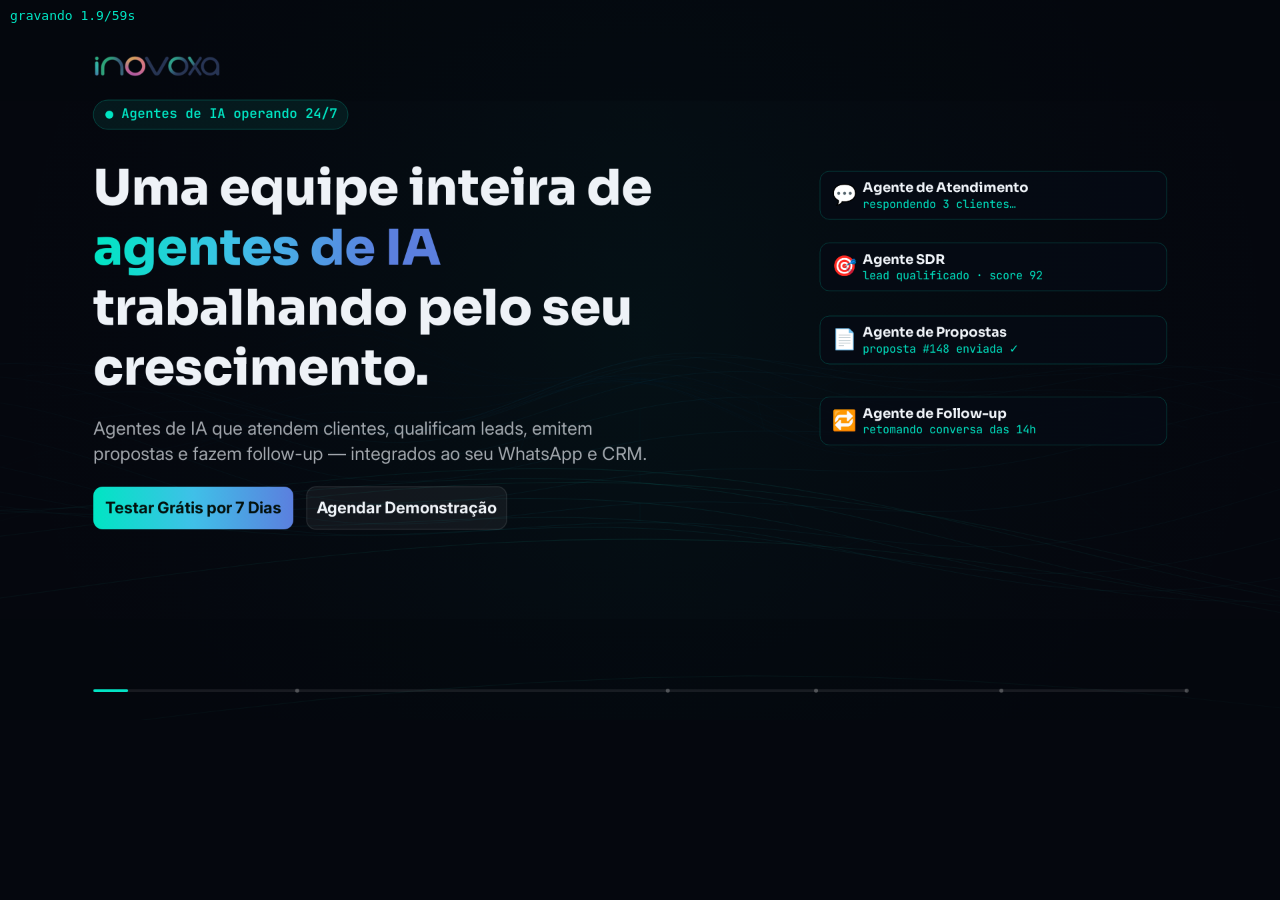
<file: render/render.html>
<!DOCTYPE html>
<html lang="pt-BR">
<head>
<meta charset="UTF-8">
<title>INOVOXA — render</title>
<link rel="preconnect" href="https://fonts.googleapis.com">
<link rel="preconnect" href="https://fonts.gstatic.com" crossorigin>
<link href="https://fonts.googleapis.com/css2?family=Sora:wght@400;600;700;800&family=Inter:wght@400;500;600;700&family=JetBrains+Mono:wght@400;600&display=swap" rel="stylesheet">
<style>
  html,body{margin:0;background:#05070e;overflow:hidden}
  #c{display:block;width:100vw;height:auto}
  #hud{position:fixed;top:8px;left:10px;font:13px monospace;color:#00e5c3;z-index:9}
</style>
</head>
<body>
<div id="hud">carregando…</div>
<canvas id="c" width="1920" height="1080"></canvas>
<script>
const W=1920,H=1080;
const canvas=document.getElementById('c');
const ctx=canvas.getContext('2d',{alpha:false});
const hud=document.getElementById('hud');
window.__status='loading';

const C={bg:'#05070e',ink:'#eef2f7',mut:'rgba(238,242,247,.68)',dim:'rgba(238,242,247,.46)',
         teal:'#00e5c3',blue:'#5b7fde',violet:'#8b6cf0',stroke:'rgba(255,255,255,.11)',
         panel:'rgba(255,255,255,.045)',green:'#25d366'};

/* ── helpers ── */
function rr(x,y,w,h,r){ctx.beginPath();ctx.moveTo(x+r,y);ctx.arcTo(x+w,y,x+w,y+h,r);
  ctx.arcTo(x+w,y+h,x,y+h,r);ctx.arcTo(x,y+h,x,y,r);ctx.arcTo(x,y,x+w,y,r);ctx.closePath();}
function grad(x,y,w){const g=ctx.createLinearGradient(x,y,x+w,y);
  g.addColorStop(0,C.teal);g.addColorStop(.5,'#3fc0e8');g.addColorStop(1,C.blue);return g;}
function easeOut(t){return 1-Math.pow(1-t,3);}
function clamp(v,a,b){return Math.max(a,Math.min(b,v));}
function txt(s,x,y,font,color,base='top',align='left'){ctx.font=font;ctx.fillStyle=color;
  ctx.textBaseline=base;ctx.textAlign=align;ctx.fillText(s,x,y);}

function btnFilled(x,y,w,h,label){rr(x,y,w,h,14);ctx.fillStyle=grad(x,y,w);ctx.fill();
  ctx.font='700 24px Inter';ctx.fillStyle='#03110d';ctx.textBaseline='middle';ctx.textAlign='center';
  ctx.fillText(label,x+w/2,y+h/2+1);}
function btnOutline(x,y,w,h,label,col){rr(x,y,w,h,14);ctx.fillStyle='rgba(255,255,255,.05)';ctx.fill();
  ctx.lineWidth=1.5;ctx.strokeStyle=col||C.stroke;ctx.stroke();
  ctx.font='700 24px Inter';ctx.fillStyle=col?C.teal:C.ink;ctx.textBaseline='middle';ctx.textAlign='center';
  ctx.fillText(label,x+w/2,y+h/2+1);}
function pill(x,y,label,ico){ctx.font='600 20px "JetBrains Mono"';
  const w=ctx.measureText(label).width+ (ico?58:38);const h=44;
  rr(x,y,w,h,22);ctx.fillStyle='rgba(0,229,195,.08)';ctx.fill();
  ctx.lineWidth=1;ctx.strokeStyle='rgba(0,229,195,.3)';ctx.stroke();
  if(ico){ctx.beginPath();ctx.arc(x+24,y+h/2,6,0,7);ctx.fillStyle=C.teal;ctx.fill();}
  txt(label,x+(ico?42:20),y+h/2,'600 20px "JetBrains Mono"',C.teal,'middle');return w;}
function label(s,x,y){ // "01 — TÍTULO"
  ctx.font='600 20px "JetBrains Mono"';ctx.textBaseline='middle';ctx.textAlign='left';
  const parts=s.split(' — ');ctx.fillStyle=C.dim;ctx.fillText(parts[0],x,y);
  const wn=ctx.measureText(parts[0]+'  ').width;
  ctx.strokeStyle='rgba(0,229,195,.5)';ctx.lineWidth=1.5;ctx.beginPath();
  ctx.moveTo(x+wn,y);ctx.lineTo(x+wn+52,y);ctx.stroke();
  ctx.fillStyle=C.teal;ctx.fillText(parts[1],x+wn+68,y);}
function checkbox(x,y){rr(x,y,26,26,8);ctx.fillStyle='rgba(0,229,195,.12)';ctx.fill();
  ctx.strokeStyle='rgba(0,229,195,.5)';ctx.lineWidth=1.4;ctx.stroke();
  ctx.strokeStyle=C.teal;ctx.lineWidth=2.6;ctx.beginPath();
  ctx.moveTo(x+7,y+13);ctx.lineTo(x+11,y+18);ctx.lineTo(x+19,y+8);ctx.stroke();}

/* ── HEIGHTFIELD (fundo contínuo) ── */
function heightAt(x,z,t){return Math.sin(x*0.9+t*0.7)*0.55+Math.sin(z*0.7-t*0.45)*0.75
  +Math.sin((x+z)*0.45+t*0.32)*0.9+Math.sin(Math.hypot(x,z)*0.6-t*0.6)*0.45;}
function drawField(t){
  ctx.fillStyle=C.bg;ctx.fillRect(0,0,W,H);
  const cols=72,rows=32,horizon=H*0.46,camY=3.3,fov=H*0.98;
  for(let zi=rows;zi>=1;zi--){
    const z=zi*0.8+1.3,depth=zi/rows;
    ctx.beginPath();
    for(let xi=0;xi<=cols;xi++){
      const x=(xi/cols-0.5)*42;
      const y=heightAt(x*0.4,z,t)*(0.6+depth*1.3);
      const sx=W/2+(x/z)*fov*0.55;
      const sy=horizon+((camY-y)/z)*fov*0.5;
      xi?ctx.lineTo(sx,sy):ctx.moveTo(sx,sy);
    }
    const a=(0.02+(1-depth)*0.13),hue=168+depth*55;
    ctx.strokeStyle=`hsla(${hue},85%,${52-depth*14}%,${a})`;
    ctx.lineWidth=1.1-depth*0.5;ctx.stroke();
    if(zi%3===0){for(let xi=0;xi<=cols;xi+=6){
      const x=(xi/cols-0.5)*42;
      const zn=(zi+1)*0.8+1.3,dn=(zi+1)/rows;
      const y1=heightAt(x*0.4,z,t)*(0.6+depth*1.3);
      const y2=heightAt(x*0.4,zn,t)*(0.6+dn*1.3);
      const s1x=W/2+(x/z)*fov*0.55,s1y=horizon+((camY-y1)/z)*fov*0.5;
      const s2x=W/2+(x/zn)*fov*0.55,s2y=horizon+((camY-y2)/zn)*fov*0.5;
      ctx.beginPath();ctx.moveTo(s1x,s1y);ctx.lineTo(s2x,s2y);
      ctx.strokeStyle=`hsla(${hue},85%,48%,${a*0.5})`;ctx.lineWidth=0.6;ctx.stroke();}}
  }
  // brilho no horizonte
  const g=ctx.createRadialGradient(W/2,horizon,0,W/2,horizon,W*0.5);
  g.addColorStop(0,'rgba(0,229,195,.06)');g.addColorStop(1,'rgba(0,229,195,0)');
  ctx.fillStyle=g;ctx.fillRect(0,0,W,H);
  // vinheta lateral p/ legibilidade
  const v=ctx.createLinearGradient(0,0,W,0);
  v.addColorStop(0,'rgba(5,7,14,.72)');v.addColorStop(.5,'rgba(5,7,14,.25)');v.addColorStop(1,'rgba(5,7,14,.72)');
  ctx.fillStyle=v;ctx.fillRect(0,0,W,H);
  ctx.fillStyle='rgba(5,7,14,.35)';ctx.fillRect(0,0,W,H*0.14);
  ctx.fillRect(0,H*0.86,W,H*0.14);
}

/* ── imagens ── */
function loadImg(src){return new Promise(res=>{const i=new Image();i.crossOrigin='anonymous';
  i.onload=()=>res(i);i.onerror=()=>res(null);i.src=src;});}
let LOGO=null,FOTO=null;

/* agente chips */
const AG=[['💬','Agente de Atendimento','respondendo 3 clientes…'],
          ['🎯','Agente SDR','lead qualificado · score 92'],
          ['📄','Agente de Propostas','proposta #148 enviada ✓'],
          ['🔁','Agente de Follow-up','retomando conversa das 14h']];
function chip(x,y,w,ico,ttl,sub,al){ctx.save();ctx.globalAlpha*=al;
  rr(x,y,w,72,14);ctx.fillStyle='rgba(6,10,20,.82)';ctx.fill();
  ctx.lineWidth=1;ctx.strokeStyle='rgba(0,229,195,.24)';ctx.stroke();
  txt(ico,x+18,y+36,'30px Inter','#fff','middle');
  txt(ttl,x+64,y+26,'700 20px Sora',C.ink,'middle');
  txt(sub,x+64,y+50,'400 17px "JetBrains Mono"',C.teal,'middle');ctx.restore();}

/* ══ SLIDE 1 — HERO (11s) ══ */
function drawHero(lt,fin){
  const dx=(1-fin)*38;ctx.save();ctx.translate(0,dx);
  if(LOGO){const lw=190,lh=lw*LOGO.height/LOGO.width;ctx.drawImage(LOGO,140,72,lw,lh);}
  pill(140,150,'Agentes de IA operando 24/7',true);
  txt('Uma equipe inteira de',140,250,'800 74px Sora',C.ink);
  txt('agentes de IA',140,340,'800 74px Sora',grad(140,0,430));
  txt('trabalhando pelo seu',140,430,'800 74px Sora',C.ink);
  txt('crescimento.',140,520,'800 74px Sora',C.ink);
  txt('Agentes de IA que atendem clientes, qualificam leads, emitem',140,630,'400 27px Inter',C.mut);
  txt('propostas e fazem follow-up — integrados ao seu WhatsApp e CRM.',140,668,'400 27px Inter',C.mut);
  btnFilled(140,730,300,64,'Testar Grátis por 7 Dias');
  btnOutline(460,730,300,64,'Agendar Demonstração');
  // chips flutuando à direita
  const bx=1230,bw=520;
  for(let i=0;i<AG.length;i++){
    const fy=Math.sin(lt*1.1+i*1.3)*8;
    const ap=easeOut(clamp((lt-0.3-i*0.35)/0.6,0,1));
    chip(bx,250+i*116+fy,bw,AG[i][0],AG[i][1],AG[i][2],ap);
  }
  ctx.restore();
}

/* ══ SLIDE 2 — AGENTE DE VENDAS (20s) ══ */
const WA=[['in','Oi, vocês ainda estão atendendo? Queria automatizar o atendimento da loja',0.4],
  ['out','Olá! 👋 Por aqui o atendimento nunca fecha. Já posso montar seu orçamento. Quantos atendimentos por dia?',1.8],
  ['in','Uns 80 por dia, mas só respondo metade 😩',3.6],
  ['out','Com esse volume dá pra responder 100% em segundos e qualificar cada lead. Qual seu nome e segmento?',5.0],
  ['in','Marcos, loja de móveis planejados',7.0],
  ['out','Perfeito, Marcos! ✅ Proposta gerada. Agendo uma demonstração amanhã às 10h?',8.4],
  ['in','Fica ótimo 👍',10.4],
  ['out','Agendado! 🗓️ Convite no seu WhatsApp. Boa noite, Marcos!',11.6]];
function wrap(s,max){ctx.font='400 19px Inter';const words=s.split(' ');let line='',out=[];
  for(const w of words){if(ctx.measureText(line+w).width>max){out.push(line.trim());line='';}line+=w+' ';}
  out.push(line.trim());return out;}
function drawVendas(lt,fin){
  const dx=(1-fin)*38;ctx.save();ctx.translate(0,dx);
  label('01 — AGENTE DE VENDAS',140,150);
  txt('Seu melhor vendedor',140,220,'800 58px Sora',C.ink);
  txt('trabalhando ',140,292,'800 58px Sora',C.ink);
  const wtr=ctx.measureText('trabalhando ').width;
  txt('24 horas por dia.',140+wtr,292,'800 58px Sora',grad(140+wtr,0,470));
  const items=[['Resposta em segundos, a qualquer hora','Assume a conversa no instante em que o cliente chama.'],
    ['Qualificação automática de leads','Identifica orçamento, urgência e perfil antes do time.'],
    ['Propostas e agendamentos sem intervenção','Gera propostas e agenda reuniões no seu CRM.']];
  let yy=400;
  for(const it of items){checkbox(140,yy);
    txt(it[0],185,yy+2,'700 25px Inter',C.ink);
    txt(it[1],185,yy+34,'400 21px Inter',C.dim);yy+=104;}
  // telefone à direita
  const px=1250,py=150,pw=430,ph=780;
  rr(px,py,pw,ph,44);ctx.fillStyle='#0b0f17';ctx.fill();
  ctx.lineWidth=2;ctx.strokeStyle='rgba(255,255,255,.14)';ctx.stroke();
  // header whatsapp
  rr(px+8,py+8,pw-16,86,20);ctx.fillStyle='#111b21';ctx.fill();
  ctx.beginPath();ctx.arc(px+56,py+52,24,0,7);ctx.fillStyle=grad(px+32,0,48);ctx.fill();
  txt('IN',px+56,py+53,'800 20px Sora','#03110d','middle','center');
  txt('Inovoxa · Vendas',px+92,py+42,'700 23px Inter',C.ink);
  txt('online',px+92,py+68,'400 18px Inter','#31da85');
  // bolhas
  ctx.save();rr(px+8,py+100,pw-16,ph-108,4);ctx.clip();
  ctx.fillStyle='#0b141a';ctx.fillRect(px+8,py+100,pw-16,ph);
  let by=py+120;
  for(const m of WA){
    if(lt<m[2])break;
    const ap=easeOut(clamp((lt-m[2])/0.35,0,1));
    const lines=wrap(m[1],pw-120);
    const bh=lines.length*26+26;
    const bw=Math.min(pw-70,Math.max(...lines.map(l=>ctx.measureText(l).width))+34);
    const bx=m[0]==='out'?px+pw-24-bw:px+24;
    ctx.save();ctx.globalAlpha=ap;
    rr(bx,by,bw,bh,12);ctx.fillStyle=m[0]==='out'?'#005c4b':'#202c33';ctx.fill();
    ctx.fillStyle='#e9edef';ctx.font='400 19px Inter';ctx.textAlign='left';ctx.textBaseline='top';
    lines.forEach((l,i)=>ctx.fillText(l,bx+17,by+12+i*26));
    ctx.restore();
    by+=bh+14;
  }
  ctx.restore();
  ctx.restore();
}

/* ══ SLIDE 3 — EQUIPE DIGITAL (8s) ══ */
const TEAM=[['💬','Atendimento','Agente de Atendimento'],['🎯','Vendas','Agente SDR'],
  ['📄','Propostas','Agente de Propostas'],['🔁','Follow-up','Agente de Follow-up'],
  ['🗂️','Operações','Agente de CRM'],['🧠','Conhecimento','Agente de Conhecimento']];
function drawEquipe(lt,fin){
  const dx=(1-fin)*38;ctx.save();ctx.translate(0,dx);
  label('02 — A EQUIPE DIGITAL',140,140);
  txt('Cada agente domina ',140,210,'800 54px Sora',C.ink);
  const wc=ctx.measureText('Cada agente domina ').width;
  txt('uma função.',140+wc,210,'800 54px Sora',grad(140+wc,0,340));
  txt('Um time de especialistas digitais treinados no seu negócio, trabalhando em rede.',140,278,'400 25px Inter',C.mut);
  const gx=140,gy=350,gw=(W-280-2*28)/3,gh=200;
  for(let i=0;i<6;i++){
    const col=i%3,row=(i/3)|0;
    const x=gx+col*(gw+28),y=gy+row*(gh+28);
    const ap=easeOut(clamp((lt-0.2-i*0.12)/0.5,0,1));
    ctx.save();ctx.globalAlpha=ap;ctx.translate(0,(1-ap)*20);
    rr(x,y,gw,gh,18);ctx.fillStyle=C.panel;ctx.fill();
    ctx.lineWidth=1;ctx.strokeStyle=C.stroke;ctx.stroke();
    rr(x+30,y+30,58,58,15);ctx.fillStyle='rgba(0,229,195,.09)';ctx.fill();
    ctx.strokeStyle='rgba(0,229,195,.24)';ctx.stroke();
    txt(TEAM[i][0],x+59,y+60,'30px Inter','#fff','middle','center');
    txt(TEAM[i][1].toUpperCase(),x+gw-30,y+52,'600 15px "JetBrains Mono"',C.dim,'middle','right');
    txt(TEAM[i][2],x+30,y+128,'700 27px Sora',C.ink);
    rr(x+30,y+165,gw-60,4,2);ctx.fillStyle='rgba(255,255,255,.08)';ctx.fill();
    const mw=(gw-60)*[.96,.88,.80,.73,1,.91][i]*ap;
    rr(x+30,y+165,mw,4,2);ctx.fillStyle=grad(x+30,0,gw-60);ctx.fill();
    ctx.restore();
  }
  ctx.restore();
}

/* ══ SLIDE 4 — QUEM ESTÁ POR TRÁS (10s) ══ */
function drawSobre(lt,fin){
  const dx=(1-fin)*38;ctx.save();ctx.translate(0,dx);
  label('06 — QUEM ESTÁ POR TRÁS',140,140);
  // foto
  const fx=140,fy=210,fw=560,fh=680;
  ctx.save();rr(fx,fy,fw,fh,22);ctx.clip();
  if(FOTO){const s=Math.max(fw/FOTO.width,fh/FOTO.height);
    const iw=FOTO.width*s,ih=FOTO.height*s;
    ctx.drawImage(FOTO,fx+(fw-iw)/2,fy+(fh-ih)/2,iw,ih);}
  else{ctx.fillStyle='#111';ctx.fillRect(fx,fy,fw,fh);}
  ctx.restore();
  rr(fx+22,fy+fh-98,fw-44,76,14);ctx.fillStyle='rgba(4,6,13,.8)';ctx.fill();
  ctx.lineWidth=1;ctx.strokeStyle='rgba(0,229,195,.22)';ctx.stroke();
  txt('Fabrício Muaca Miguel',fx+44,fy+fh-70,'700 26px Sora',C.ink);
  txt('Co-fundador & CEO — INOVOXA',fx+44,fy+fh-40,'400 20px Inter',C.teal);
  // copy
  const tx=770;
  txt('Engenharia de verdade,',tx,290,'800 54px Sora',C.ink);
  txt('não hype.',tx,360,'800 54px Sora',grad(tx,0,270));
  const bio=['Analista de Sistemas com MBA em Tecnologia e Inovação pela','UFSCar e 9 anos de experiência em TI. A missão: democratizar','a inteligência artificial aplicada, com sistemas em produção','integrados aos processos reais de cada empresa.'];
  bio.forEach((l,i)=>txt(l,tx,460+i*40,'400 26px Inter',C.mut));
  const stats=[['9+','anos em TI'],['50+','projetos entregues'],['24/7','suporte a clientes'],['100%','foco em resultado']];
  const sw=200,sgap=24;
  stats.forEach((s,i)=>{const x=tx+i*(sw+sgap);const y=650;
    const ap=easeOut(clamp((lt-0.3-i*0.12)/0.5,0,1));
    ctx.save();ctx.globalAlpha=ap;
    rr(x,y,sw,150,16);ctx.fillStyle=C.panel;ctx.fill();
    ctx.lineWidth=1;ctx.strokeStyle=C.stroke;ctx.stroke();
    txt(s[0],x+sw/2,y+58,'800 46px Sora',grad(x+30,0,sw-60),'middle','center');
    txt(s[1],x+sw/2,y+108,'400 19px Inter',C.dim,'middle','center');ctx.restore();});
  ctx.restore();
}

/* ══ SLIDE 5 — CTA FINAL (10s) ══ */
function drawCTA(lt,fin){
  const sc=0.96+easeOut(clamp(lt/0.7,0,1))*0.04;
  ctx.save();ctx.translate(W/2,H/2);ctx.scale(sc,sc);ctx.translate(-W/2,-H/2);
  const bx=280,by=230,bw=W-560,bh=620;
  rr(bx,by,bw,bh,32);
  const bg=ctx.createLinearGradient(bx,by,bx+bw,by+bh);
  bg.addColorStop(0,'rgba(0,229,195,.09)');bg.addColorStop(1,'rgba(91,127,222,.09)');
  ctx.fillStyle=bg;ctx.fill();ctx.lineWidth=1.5;ctx.strokeStyle='rgba(0,229,195,.22)';ctx.stroke();
  const g=ctx.createRadialGradient(W/2,by+40,0,W/2,by+40,bw*0.5);
  g.addColorStop(0,'rgba(0,229,195,.12)');g.addColorStop(1,'rgba(0,229,195,0)');
  ctx.fillStyle=g;ctx.save();rr(bx,by,bw,bh,32);ctx.clip();ctx.fillRect(bx,by,bw,bh);ctx.restore();
  txt('Pronto para ter uma equipe de IA',W/2,by+140,'800 60px Sora',C.ink,'middle','center');
  txt('trabalhando por você?',W/2,by+215,'800 60px Sora',grad(W/2-330,0,660),'middle','center');
  txt('Comece com 7 dias grátis ou agende uma demonstração — em 30 minutos',W/2,by+300,'400 27px Inter',C.mut,'middle','center');
  txt('você vê os agentes operando cenários reais do seu negócio.',W/2,by+338,'400 27px Inter',C.mut,'middle','center');
  btnFilled(W/2-330,by+390,320,66,'Testar Grátis por 7 Dias');
  btnOutline(W/2+10,by+390,320,66,'Agendar Demonstração');
  txt('📱  (16) 98124-9881       ✉  suporte@inovoxa.com.br',W/2,by+512,'500 24px Inter',C.mut,'middle','center');
  if(LOGO){const lw=170,lh=lw*LOGO.height/LOGO.width;ctx.globalAlpha=.85;
    ctx.drawImage(LOGO,W/2-lw/2,by+552,lw,lh);ctx.globalAlpha=1;}
  ctx.restore();
}

/* ── timeline ── */
const SLIDES=[{d:11,f:drawHero},{d:20,f:drawVendas},{d:8,f:drawEquipe},{d:10,f:drawSobre},{d:10,f:drawCTA}];
const TOTAL=SLIDES.reduce((a,s)=>a+s.d,0);
const FADE=0.6;

function render(el){
  drawField(el*1.0);
  let acc=0,idx=0,lt=0;
  for(let i=0;i<SLIDES.length;i++){if(el<acc+SLIDES[i].d){idx=i;lt=el-acc;break;}acc+=SLIDES[i].d;}
  if(el>=TOTAL){idx=SLIDES.length-1;lt=SLIDES[idx].d;}
  const d=SLIDES[idx].d;
  let alpha=1,fin=1;
  if(lt<FADE){alpha=easeOut(lt/FADE);fin=alpha;}
  if(lt>d-FADE){alpha=easeOut(clamp((d-lt)/FADE,0,1));}
  ctx.save();ctx.globalAlpha=alpha;
  SLIDES[idx].f(lt,fin);
  ctx.restore();
  // barra de progresso
  const pw=(W-280)*(el/TOTAL);
  ctx.fillStyle='rgba(255,255,255,.08)';ctx.fillRect(140,H-46,W-280,4);
  rr(140,H-46,Math.max(0,pw),4,2);ctx.fillStyle=grad(140,0,W-280);ctx.fill();
  for(let i=0,x=140;i<SLIDES.length;i++){x+=(SLIDES[i].d/TOTAL)*(W-280);
    ctx.beginPath();ctx.arc(clamp(x,140,W-140),H-44,3,0,7);
    ctx.fillStyle='rgba(255,255,255,.25)';ctx.fill();}
}

async function main(){
  try{
    await document.fonts.load('800 74px "Sora"');
    await document.fonts.load('700 26px "Sora"');
    await document.fonts.load('600 24px "Inter"');
    await document.fonts.load('400 26px "Inter"');
    await document.fonts.load('600 20px "JetBrains Mono"');
    await document.fonts.ready;
  }catch(e){}
  LOGO=await loadImg('/_logo.png');
  FOTO=await loadImg('/foto%20fabricio.jpg');
  render(0.01);
  // grava
  let mime='video/webm;codecs=vp9';
  if(!MediaRecorder.isTypeSupported(mime))mime='video/webm;codecs=vp8';
  if(!MediaRecorder.isTypeSupported(mime))mime='video/webm';
  const stream=canvas.captureStream(30);
  const rec=new MediaRecorder(stream,{mimeType:mime,videoBitsPerSecond:14000000});
  const chunks=[];
  rec.ondataavailable=e=>{if(e.data&&e.data.size)chunks.push(e.data);};
  rec.onstop=async()=>{
    const blob=new Blob(chunks,{type:'video/webm'});
    window.__status='uploading';hud.textContent='enviando '+(blob.size/1e6).toFixed(1)+'MB…';
    try{await fetch('/save',{method:'POST',body:blob});window.__status='done';hud.textContent='pronto ✓';}
    catch(e){window.__status='error:'+e.message;hud.textContent='ERRO '+e.message;}
  };
  rec.start();
  window.__status='recording';
  const t0=performance.now();
  function frame(now){
    const el=(now-t0)/1000;
    render(Math.min(el,TOTAL));
    hud.textContent='gravando '+el.toFixed(1)+'/'+TOTAL+'s';
    if(el>=TOTAL){setTimeout(()=>rec.stop(),120);return;}
    requestAnimationFrame(frame);
  }
  requestAnimationFrame(frame);
}
main();
</script>
</body>
</html>
</file>
<file: assets/css/style.css>
/* ═══════════════════════════════════════════════
   INOVOXA — design system
   ═══════════════════════════════════════════════ */
:root{
  --bg:#04060d;
  --bg-2:#080c18;
  --panel:rgba(255,255,255,.035);
  --stroke:rgba(255,255,255,.09);
  --ink:#eef2f7;
  --mut:rgba(238,242,247,.62);
  --dim:rgba(238,242,247,.42);
  --teal:#00e5c3;
  --blue:#5b7fde;
  --violet:#8b6cf0;
  --grad:linear-gradient(100deg,var(--teal) 0%,#3fc0e8 45%,var(--blue) 100%);
  --grad-btn:linear-gradient(100deg,#007e6b 0%,#1c72ab 52%,#3a54c4 100%);
  --font-d:'Sora',sans-serif;
  --font-b:'Inter',sans-serif;
  --font-m:'JetBrains Mono',monospace;
  --r:18px;
  --ease:cubic-bezier(.22,.9,.28,1);
}
*{margin:0;padding:0;box-sizing:border-box}
html{scroll-behavior:smooth}
body{font-family:var(--font-b);background:var(--bg);color:var(--ink);line-height:1.65;overflow-x:hidden;-webkit-font-smoothing:antialiased}
::selection{background:rgba(0,229,195,.28)}
img{max-width:100%}
h1,h2,h3{font-family:var(--font-d);letter-spacing:-.02em}
.grad{background:var(--grad);-webkit-background-clip:text;background-clip:text;-webkit-text-fill-color:transparent;font-style:normal}
.wrap{max-width:1240px;margin:0 auto;padding:0 2rem}

/* ── heightfield canvas ── */
#heightfield{position:fixed;inset:0;width:100%;height:100%;z-index:0;pointer-events:none;opacity:.85}

/* ── reveal on scroll ── */
.rv{opacity:0;transform:translateY(34px);transition:opacity .9s var(--ease),transform .9s var(--ease)}
.rv.v{opacity:1;transform:none}
.d1{transition-delay:.12s}.d2{transition-delay:.24s}.d3{transition-delay:.36s}.d4{transition-delay:.48s}
@media(prefers-reduced-motion:reduce){
  .rv{opacity:1;transform:none;transition:none}
  *,*::before,*::after{animation-duration:.01ms!important;animation-iteration-count:1!important}
}

/* ═══ NAV ═══ */
#nav{position:fixed;top:0;left:0;right:0;z-index:100;padding:1.05rem 0;transition:all .35s var(--ease)}
#nav.scrolled{background:rgba(4,6,13,.82);backdrop-filter:blur(18px);-webkit-backdrop-filter:blur(18px);border-bottom:1px solid var(--stroke);padding:.7rem 0}
.nav-inner{max-width:1240px;margin:0 auto;padding:0 2rem;display:flex;align-items:center;justify-content:space-between;gap:2rem}
.nav-logo img{height:36px;width:auto;display:block}
#nav ul{display:flex;list-style:none;gap:2rem;align-items:center}
#nav ul a{color:var(--mut);text-decoration:none;font-size:.9rem;font-weight:500;transition:color .25s;position:relative}
#nav ul a:not(.nav-cta)::after{content:'';position:absolute;left:0;bottom:-5px;height:2px;width:0;background:var(--grad);border-radius:2px;transition:width .3s var(--ease)}
#nav ul a:hover{color:var(--ink)}
#nav ul a:not(.nav-cta):hover::after{width:100%}
.nav-cta{color:#fff!important;background:var(--grad-btn);text-shadow:0 1px 2px rgba(0,0,0,.2);padding:.6rem 1.4rem;border-radius:10px;font-weight:700;box-shadow:0 4px 20px rgba(0,150,170,.25);transition:transform .25s var(--ease),box-shadow .25s!important}
.nav-cta:hover{transform:translateY(-2px);box-shadow:0 10px 28px rgba(0,150,170,.38)}
.hamburger{display:none;flex-direction:column;gap:5px;background:none;border:none;cursor:pointer;padding:6px}
.hamburger span{width:24px;height:2px;background:var(--ink);border-radius:2px;transition:all .3s}
.hamburger.open span:nth-child(1){transform:rotate(45deg) translate(5px,5px)}
.hamburger.open span:nth-child(2){opacity:0}
.hamburger.open span:nth-child(3){transform:rotate(-45deg) translate(5px,-5px)}

/* ═══ BOTÕES ═══ */
.btn{display:inline-flex;align-items:center;justify-content:center;gap:.55rem;padding:.95rem 2rem;border-radius:12px;font-family:var(--font-b);font-weight:700;font-size:.95rem;text-decoration:none;border:none;cursor:pointer;transition:transform .25s var(--ease),box-shadow .25s,background .25s;will-change:transform}
.btn svg{width:15px;height:15px;transition:transform .25s var(--ease)}
.btn-p{background:var(--grad-btn);color:#fff;text-shadow:0 1px 2px rgba(0,0,0,.22);box-shadow:0 6px 24px rgba(0,150,170,.28)}
.btn-p:hover{transform:translateY(-3px);box-shadow:0 14px 38px rgba(0,150,170,.42)}
.btn-p:hover svg{transform:translateX(4px)}
.btn-s{background:rgba(255,255,255,.06);border:1px solid var(--stroke);color:var(--ink);backdrop-filter:blur(8px)}
.btn-s:hover{background:rgba(255,255,255,.11);transform:translateY(-2px)}
.btn-o{background:transparent;border:1.5px solid rgba(0,229,195,.5);color:var(--teal)}
.btn-o:hover{background:rgba(0,229,195,.08);transform:translateY(-2px)}
.btn-full{width:100%;margin-top:.6rem;font-size:1rem}

/* ═══ HERO ═══ */
.hero{position:relative;min-height:100svh;display:flex;flex-direction:column;justify-content:center;padding:8.5rem 2rem 4rem;z-index:1}
.hero-inner{max-width:1240px;margin:0 auto;display:grid;grid-template-columns:1.05fr .95fr;gap:4rem;align-items:center;width:100%}
.hero-status{display:inline-flex;align-items:center;gap:.6rem;background:rgba(0,229,195,.07);border:1px solid rgba(0,229,195,.25);color:var(--teal);padding:.5rem 1.1rem;border-radius:50px;font-size:.78rem;font-weight:600;font-family:var(--font-m);margin-bottom:1.8rem;max-width:100%}
#hero-ticker{white-space:nowrap;overflow:hidden;text-overflow:ellipsis}
.pulse-dot{width:8px;height:8px;min-width:8px;border-radius:50%;background:var(--teal);position:relative}
.pulse-dot::after{content:'';position:absolute;inset:-4px;border-radius:50%;border:1.5px solid var(--teal);animation:ring 1.8s ease-out infinite}
@keyframes ring{0%{transform:scale(.5);opacity:1}100%{transform:scale(1.5);opacity:0}}
h1{font-size:clamp(2.3rem,4.3vw,3.7rem);font-weight:800;line-height:1.12;margin-bottom:1.5rem}
.hero-sub{font-size:1.08rem;color:var(--mut);max-width:560px;margin-bottom:2.4rem}
.hero-btns{display:flex;gap:1rem;flex-wrap:wrap}
.hero-proof{display:flex;gap:2.8rem;margin-top:3.2rem;flex-wrap:wrap}
.hero-proof>div{display:flex;flex-direction:column;gap:.15rem}
.hero-proof strong{font-family:var(--font-d);font-size:2rem;font-weight:800;background:var(--grad);-webkit-background-clip:text;background-clip:text;-webkit-text-fill-color:transparent}
.hero-proof span{font-size:.78rem;color:var(--dim);line-height:1.45}
.hero-scroll{position:absolute;bottom:2rem;left:50%;transform:translateX(-50%);width:26px;height:44px;border:1.5px solid rgba(255,255,255,.25);border-radius:14px;display:flex;justify-content:center;padding-top:8px}
.hero-scroll span{width:3px;height:9px;border-radius:3px;background:var(--teal);animation:scrollHint 1.8s var(--ease) infinite}
@keyframes scrollHint{0%{transform:translateY(0);opacity:1}70%{transform:translateY(14px);opacity:0}100%{opacity:0}}

/* ── cena holográfica ── */
.hero-scene{position:relative;perspective:1200px}
.scene-frame{position:relative;border-radius:20px;background:rgba(8,12,24,.75);border:1px solid var(--stroke);box-shadow:0 30px 80px rgba(0,0,0,.55),0 0 60px rgba(0,229,195,.07);overflow:visible;transform:rotateY(-6deg) rotateX(2deg);transition:transform .6s var(--ease)}
.hero-scene:hover .scene-frame{transform:rotateY(-2deg) rotateX(1deg)}
.scene-bar{display:flex;align-items:center;gap:.45rem;padding:.7rem 1rem;border-bottom:1px solid var(--stroke)}
.scene-dot{width:9px;height:9px;border-radius:50%;background:rgba(255,255,255,.16)}
.scene-dot:first-child{background:#ff5f57}.scene-dot:nth-child(2){background:#febc2e}.scene-dot:nth-child(3){background:#28c840}
.scene-title{font-family:var(--font-m);font-size:.68rem;color:var(--dim);margin-left:.6rem}
.scene-live{margin-left:auto;display:flex;align-items:center;gap:.4rem;font-family:var(--font-m);font-size:.62rem;font-weight:600;color:var(--teal);letter-spacing:.1em}
.scene-media{position:relative;aspect-ratio:16/9;border-radius:0 0 19px 19px;overflow:hidden;background:#060a14}
.scene-media video{width:100%;height:100%;object-fit:cover;display:block}
.scene-fallback{position:absolute;inset:0;background:
  radial-gradient(ellipse 60% 45% at 50% 62%,rgba(0,229,195,.16),transparent 70%),
  radial-gradient(ellipse 40% 30% at 25% 30%,rgba(91,127,222,.2),transparent 70%),
  radial-gradient(ellipse 40% 30% at 78% 28%,rgba(139,108,240,.16),transparent 70%),
  #060a14;opacity:0;transition:opacity .5s;pointer-events:none}
.scene-media.no-video .scene-fallback{opacity:1}
.scene-glow{position:absolute;inset:0;pointer-events:none;background:linear-gradient(to top,rgba(4,6,13,.55),transparent 40%);mix-blend-mode:multiply}
.scene-media::after{content:'';position:absolute;inset:0;pointer-events:none;background:repeating-linear-gradient(0deg,rgba(255,255,255,.022) 0 1px,transparent 1px 3px)}

/* chips de agentes flutuando */
.agent-chip{position:absolute;display:flex;align-items:center;gap:.6rem;background:rgba(6,10,20,.85);backdrop-filter:blur(14px);-webkit-backdrop-filter:blur(14px);border:1px solid rgba(0,229,195,.22);border-radius:12px;padding:.55rem .85rem;box-shadow:0 12px 35px rgba(0,0,0,.45);animation:chipFloat 5.5s ease-in-out infinite;z-index:3;opacity:0;transform:scale(.8)}
.agent-chip.on{opacity:1;transform:scale(1);transition:opacity .6s var(--ease),transform .6s var(--ease)}
.chip-ico{font-size:1.1rem}
.chip-txt{display:flex;flex-direction:column;line-height:1.3}
.chip-txt strong{font-size:.72rem;font-weight:700}
.chip-txt em{font-style:normal;font-size:.65rem;color:var(--teal);font-family:var(--font-m)}
.chip-1{top:8%;left:-9%;animation-delay:.2s}
.chip-2{top:34%;right:-11%;animation-delay:1.4s}
.chip-3{bottom:14%;left:-6%;animation-delay:2.6s}
.chip-4{bottom:-7%;right:6%;animation-delay:3.8s}
@keyframes chipFloat{0%,100%{margin-top:0}50%{margin-top:-10px}}

/* ═══ SEÇÕES ═══ */
.sec{position:relative;padding:7.5rem 0;z-index:1}
.sec-alt{background:linear-gradient(180deg,transparent,rgba(10,15,30,.65) 12%,rgba(10,15,30,.65) 88%,transparent)}
.sec-label{display:flex;align-items:center;gap:1rem;margin-bottom:2.6rem;font-family:var(--font-m);font-size:.75rem;letter-spacing:.18em;text-transform:uppercase;color:var(--teal)}
.sec-num{font-weight:600;color:var(--dim)}
.sec-line{height:1px;width:64px;background:linear-gradient(90deg,var(--teal),transparent)}
.sec-hd{max-width:760px;margin-bottom:4rem}
h2{font-size:clamp(1.8rem,3.1vw,2.7rem);font-weight:800;line-height:1.18;margin-bottom:1.1rem}
.sec-hd p{color:var(--mut);font-size:1.02rem}

/* ═══ SPLIT (vendedor 24h) ═══ */
.split{display:grid;grid-template-columns:1.05fr .95fr;gap:5rem;align-items:center}
.lead{font-size:1.06rem;color:var(--mut);margin:1.3rem 0 2rem}
.checks{list-style:none;display:flex;flex-direction:column;gap:1.35rem;margin-bottom:2.4rem}
.checks li{display:flex;gap:1rem;align-items:flex-start}
.chk{width:24px;height:24px;min-width:24px;margin-top:2px;border-radius:8px;background:rgba(0,229,195,.12);border:1px solid rgba(0,229,195,.4);position:relative}
.chk::after{content:'';position:absolute;left:7px;top:4px;width:6px;height:10px;border:solid var(--teal);border-width:0 2px 2px 0;transform:rotate(45deg)}
.checks strong{display:block;font-size:.98rem;margin-bottom:.15rem}
.checks p{font-size:.88rem;color:var(--dim)}
.split-ctas{display:flex;gap:1rem;flex-wrap:wrap}

/* ═══ PHONE / WHATSAPP ═══ */
.phone-wrap{display:flex;flex-direction:column;align-items:center;gap:1.4rem}
.phone{width:340px;max-width:100%;height:640px;border-radius:42px;background:#0b0f17;border:1px solid rgba(255,255,255,.14);box-shadow:0 0 0 9px #05070e,0 0 0 10px rgba(255,255,255,.09),0 40px 90px rgba(0,0,0,.6),0 0 80px rgba(0,229,195,.06);display:flex;flex-direction:column;overflow:hidden;position:relative}
.phone-notch{position:absolute;top:10px;left:50%;transform:translateX(-50%);width:110px;height:24px;background:#05070e;border-radius:14px;z-index:5}
.wa-head{display:flex;align-items:center;gap:.7rem;background:#111b21;padding:2.6rem .9rem .8rem;border-bottom:1px solid rgba(255,255,255,.05)}
.wa-back{color:#8696a0;display:flex}
.wa-back svg{width:20px;height:20px}
.wa-avatar{width:38px;height:38px;min-width:38px;border-radius:50%;background:var(--grad);display:flex;align-items:center;justify-content:center;font-weight:800;font-size:.8rem;color:#03110d;font-family:var(--font-d)}
.wa-id{display:flex;flex-direction:column;line-height:1.25;overflow:hidden}
.wa-id strong{font-size:.88rem;white-space:nowrap}
.wa-id em{font-style:normal;font-size:.7rem;color:#31da85}
.wa-icons{margin-left:auto;display:flex;gap:1rem;color:#8696a0}
.wa-icons svg{width:19px;height:19px}
.wa-chat{flex:1;overflow-y:auto;padding:.9rem .8rem;display:flex;flex-direction:column;gap:.45rem;background:#0b141a url("data:image/svg+xml,%3Csvg width='60' height='60' viewBox='0 0 60 60' xmlns='http://www.w3.org/2000/svg'%3E%3Cg fill='%23ffffff' fill-opacity='0.022'%3E%3Ccircle cx='10' cy='10' r='1.6'/%3E%3Ccircle cx='40' cy='34' r='1.2'/%3E%3Ccircle cx='24' cy='50' r='1.4'/%3E%3C/g%3E%3C/svg%3E")}
.wa-chat::-webkit-scrollbar{width:0}
.wa-day{align-self:center;background:#182229;color:#8696a0;font-size:.64rem;padding:.28rem .8rem;border-radius:8px;margin-bottom:.4rem;font-weight:600;letter-spacing:.04em}
.msg{max-width:82%;padding:.5rem .7rem .32rem;border-radius:10px;font-size:.8rem;line-height:1.45;position:relative;opacity:0;transform:translateY(12px) scale(.96);transition:opacity .38s var(--ease),transform .38s var(--ease);word-wrap:break-word}
.msg.show{opacity:1;transform:none}
.msg .meta{display:flex;justify-content:flex-end;align-items:center;gap:.25rem;font-size:.6rem;color:rgba(255,255,255,.45);margin-top:2px;line-height:1}
.msg-in{align-self:flex-start;background:#202c33;border-top-left-radius:2px;color:#e9edef}
.msg-out{align-self:flex-end;background:#005c4b;border-top-right-radius:2px;color:#e9edef}
.msg-out .ticks{display:inline-flex;margin-left:1px}
.msg-out .ticks svg{width:14px;height:9px;fill:#8696a0;transition:fill .4s}
.msg-out.read .ticks svg{fill:#53bdeb}
.msg .doc{display:flex;align-items:center;gap:.55rem;background:rgba(0,0,0,.22);border-radius:8px;padding:.5rem .6rem;margin-bottom:.3rem}
.msg .doc svg{width:26px;height:26px;min-width:26px}
.msg .doc strong{font-size:.74rem;display:block}
.msg .doc em{font-style:normal;font-size:.62rem;color:rgba(255,255,255,.5)}
.typing{align-self:flex-start;background:#202c33;border-radius:10px;border-top-left-radius:2px;padding:.68rem .85rem;display:flex;gap:4px;opacity:0;transform:translateY(10px);transition:all .3s var(--ease)}
.typing.show{opacity:1;transform:none}
.typing i{width:6px;height:6px;border-radius:50%;background:#8696a0;animation:tp 1.2s infinite}
.typing i:nth-child(2){animation-delay:.18s}
.typing i:nth-child(3){animation-delay:.36s}
@keyframes tp{0%,60%,100%{transform:translateY(0);opacity:.5}30%{transform:translateY(-4px);opacity:1}}
.wa-foot{display:flex;align-items:center;gap:.6rem;padding:.65rem .8rem 1.3rem;background:#0b141a}
.wa-input{flex:1;background:#202c33;border-radius:22px;padding:.6rem 1rem;font-size:.8rem;color:#8696a0}
.wa-mic{width:40px;height:40px;min-width:40px;border-radius:50%;background:#00a884;display:flex;align-items:center;justify-content:center}
.wa-mic svg{width:19px;height:19px;color:#fff}
.phone-badge{display:flex;align-items:center;gap:.6rem;background:rgba(0,229,195,.07);border:1px solid rgba(0,229,195,.25);border-radius:12px;padding:.7rem 1.1rem;font-size:.78rem;color:var(--mut);max-width:340px;opacity:0;transform:translateY(10px);transition:all .6s var(--ease)}
.phone-badge.show{opacity:1;transform:none}
.phone-badge strong{color:var(--teal)}

/* ═══ AGENTES ═══ */
.agents-grid{display:grid;grid-template-columns:repeat(3,1fr);gap:1.5rem}
.agent{background:var(--panel);border:1px solid var(--stroke);border-radius:var(--r);padding:1.9rem;transition:transform .35s var(--ease),border-color .35s,background .35s;position:relative;overflow:hidden}
.agent::before{content:'';position:absolute;inset:0;background:radial-gradient(420px 200px at var(--mx,50%) var(--my,0%),rgba(0,229,195,.09),transparent 65%);opacity:0;transition:opacity .35s}
.agent:hover{transform:translateY(-6px);border-color:rgba(0,229,195,.35);background:rgba(255,255,255,.05)}
.agent:hover::before{opacity:1}
.agent-top{display:flex;align-items:center;justify-content:space-between;margin-bottom:1.2rem}
.agent-ico{width:50px;height:50px;border-radius:14px;background:rgba(0,229,195,.09);border:1px solid rgba(0,229,195,.22);display:flex;align-items:center;justify-content:center;font-size:1.4rem}
.agent-tag{font-family:var(--font-m);font-size:.62rem;letter-spacing:.14em;text-transform:uppercase;color:var(--dim);border:1px solid var(--stroke);padding:.28rem .7rem;border-radius:50px}
.agent h3{font-size:1.12rem;margin-bottom:.6rem}
.agent p{font-size:.87rem;color:var(--dim);margin-bottom:1.4rem}
.agent-meter{position:relative;height:4px;background:rgba(255,255,255,.07);border-radius:4px}
.agent-meter span{position:absolute;left:0;top:0;bottom:0;width:0;border-radius:4px;background:var(--grad);transition:width 1.4s var(--ease) .3s}
.agent.v .agent-meter span{width:var(--w)}
.agent-meter em{position:absolute;top:12px;left:0;font-style:normal;font-family:var(--font-m);font-size:.66rem;color:var(--teal)}

/* ═══ ODONTOLOGIA ═══ */
.odo-grid{display:grid;grid-template-columns:repeat(3,1fr);gap:1.4rem}
.odo{background:var(--panel);border:1px solid var(--stroke);border-radius:var(--r);padding:1.7rem;transition:transform .35s var(--ease),border-color .35s,background .35s}
.odo:hover{transform:translateY(-6px);border-color:rgba(0,229,195,.35);background:rgba(255,255,255,.05)}
.odo-ico{display:flex;align-items:center;justify-content:center;width:46px;height:46px;border-radius:13px;background:rgba(0,229,195,.09);border:1px solid rgba(0,229,195,.22);font-size:1.3rem;margin-bottom:1.1rem}
.odo h3{font-size:1.04rem;margin-bottom:.55rem}
.odo p{font-size:.86rem;color:var(--dim)}

.odo-ex{display:grid;grid-template-columns:1fr 1fr;gap:3rem;align-items:center;margin-top:3.5rem;padding:2.6rem;background:var(--panel);border:1px solid var(--stroke);border-radius:var(--r)}
.odo-ex-tag{display:inline-block;font-family:var(--font-m);font-size:.62rem;letter-spacing:.14em;text-transform:uppercase;color:var(--teal);border:1px solid rgba(0,229,195,.22);background:rgba(0,229,195,.07);padding:.3rem .8rem;border-radius:50px;margin-bottom:1.1rem}
.odo-ex-copy h3{font-size:1.32rem;margin-bottom:.7rem}
.odo-ex-copy p{font-size:.92rem;color:var(--mut)}
.odo-bubble{position:relative;background:#075e54;border-radius:14px 14px 14px 4px;padding:1rem 1.15rem .6rem;box-shadow:0 14px 34px rgba(0,0,0,.35)}
.odo-bubble p{font-size:.92rem;color:#eafff9;line-height:1.6}
.odo-bubble strong{color:#fff}
.odo-link{color:#7ff3d6;text-decoration:underline;text-underline-offset:2px}
.odo-time{display:block;text-align:right;font-style:normal;font-family:var(--font-m);font-size:.66rem;color:rgba(234,255,249,.6);margin-top:.35rem}
.odo-time span{color:#53bdeb;margin-left:.2rem}

.odo-cta{display:flex;flex-wrap:wrap;align-items:center;justify-content:space-between;gap:1.6rem;margin-top:2.6rem;padding:1.9rem 2.2rem;border:1px solid rgba(0,229,195,.22);background:rgba(0,229,195,.05);border-radius:var(--r)}
.odo-cta p{font-size:.98rem;color:var(--mut);max-width:46ch}
.odo-cta p strong{color:var(--ink)}
.odo-cta-btns{display:flex;flex-wrap:wrap;gap:.8rem}

.case-link{display:inline-flex;align-items:center;gap:.4rem;margin-top:1.3rem;font-family:var(--font-m);font-size:.74rem;color:var(--teal);text-decoration:none;transition:gap .25s var(--ease)}
.case-link svg{width:13px;height:13px}
.case-link:hover{gap:.7rem;text-decoration:underline;text-underline-offset:3px}

/* ═══ CASES ═══ */
.cases-grid{display:grid;grid-template-columns:1fr 1fr;gap:1.5rem}
.case{background:var(--panel);border:1px solid var(--stroke);border-radius:var(--r);padding:2.2rem;transition:transform .35s var(--ease),border-color .35s;position:relative;overflow:hidden}
.case::before{content:'';position:absolute;top:0;left:0;right:0;height:2px;background:var(--grad);transform:scaleX(0);transform-origin:left;transition:transform .45s var(--ease)}
.case:hover{transform:translateY(-5px);border-color:rgba(0,229,195,.3)}
.case:hover::before{transform:scaleX(1)}
.case-tag{display:inline-block;font-family:var(--font-m);font-size:.62rem;letter-spacing:.14em;text-transform:uppercase;color:var(--blue);border:1px solid rgba(91,127,222,.35);background:rgba(91,127,222,.08);padding:.3rem .8rem;border-radius:50px;margin-bottom:1.2rem}
.case h3{font-size:1.2rem;margin-bottom:.7rem}
.case p{font-size:.9rem;color:var(--dim);margin-bottom:1.4rem}
.case-kpi{display:flex;align-items:baseline;gap:.6rem;margin-bottom:1.4rem}
.case-kpi strong{font-family:var(--font-d);font-size:1.7rem;font-weight:800;background:var(--grad);-webkit-background-clip:text;background-clip:text;-webkit-text-fill-color:transparent}
.case-kpi span{font-size:.8rem;color:var(--dim)}
.badges{display:flex;flex-wrap:wrap;gap:.5rem}
.badges span{font-family:var(--font-m);font-size:.68rem;color:var(--teal);background:rgba(0,229,195,.07);border:1px solid rgba(0,229,195,.22);padding:.3rem .7rem;border-radius:7px}

/* ═══ AGENDAMENTO ═══ */
.sched-inner{display:grid;grid-template-columns:.9fr 1.1fr;gap:4.5rem;align-items:start}
.sched-info>p{color:var(--mut);margin:1.2rem 0 2.2rem;font-size:1rem}
.steps{list-style:none}
.steps li{display:flex;gap:1rem;align-items:flex-start;padding:1rem 0;border-bottom:1px solid rgba(255,255,255,.06)}
.steps li:last-child{border:none}
.sn{width:34px;height:34px;min-width:34px;border-radius:10px;background:var(--grad);color:#03110d;display:flex;align-items:center;justify-content:center;font-family:var(--font-d);font-weight:800;font-size:.85rem}
.steps strong{display:block;font-size:.93rem;margin-bottom:.1rem}
.steps em{font-style:normal;font-size:.8rem;color:var(--dim)}
.sched-card{background:rgba(8,12,24,.7);border:1px solid var(--stroke);border-radius:22px;padding:2.5rem;backdrop-filter:blur(10px)}
.sched-card h3{font-size:1.35rem;margin-bottom:.3rem}
.sched-card>p{color:var(--dim);font-size:.88rem;margin-bottom:1.4rem}
.sched-frame{background:#fff;border-radius:14px;overflow:hidden;height:640px}
.sched-frame iframe{width:100%;height:100%;border:0;display:block}
.sched-alt{display:flex;flex-wrap:wrap;justify-content:space-between;gap:.6rem 1rem;margin-top:1rem;font-size:.82rem}
.sched-alt a{color:var(--teal);text-decoration:none}
.sched-alt a:hover{text-decoration:underline}

/* ═══ SOBRE ═══ */
.about-inner{display:grid;grid-template-columns:.85fr 1.15fr;gap:4.5rem;align-items:center}
.about-img{position:relative;border-radius:20px;overflow:hidden}
.about-img img{width:100%;display:block;object-fit:cover;max-height:520px;transition:transform .6s var(--ease)}
.about-img:hover img{transform:scale(1.04)}
.about-badge{position:absolute;bottom:1.4rem;left:1.4rem;right:1.4rem;background:rgba(4,6,13,.78);backdrop-filter:blur(16px);border:1px solid rgba(0,229,195,.22);border-radius:14px;padding:1rem 1.3rem}
.about-badge strong{display:block;font-family:var(--font-d);font-size:1.05rem}
.about-badge span{font-size:.8rem;color:var(--teal)}
.about-copy p{color:var(--mut);margin-bottom:1.2rem;font-size:1rem}
.about-copy p strong{color:var(--ink)}
.stats{display:grid;grid-template-columns:repeat(4,1fr);gap:1rem;margin-top:2.2rem}
.stat{text-align:center;background:var(--panel);border:1px solid var(--stroke);border-radius:14px;padding:1.3rem .6rem;transition:transform .3s var(--ease),border-color .3s}
.stat:hover{transform:translateY(-4px);border-color:rgba(0,229,195,.3)}
.stat strong{display:block;font-family:var(--font-d);font-size:1.7rem;font-weight:800;background:var(--grad);-webkit-background-clip:text;background-clip:text;-webkit-text-fill-color:transparent}
.stat p{font-size:.72rem;color:var(--dim);margin-top:.2rem}

/* ═══ CTA FINAL ═══ */
.cta-final{padding-bottom:6rem}
.cta-box{position:relative;text-align:center;background:linear-gradient(160deg,rgba(0,229,195,.08),rgba(91,127,222,.08));border:1px solid rgba(0,229,195,.2);border-radius:28px;padding:4.5rem 2.5rem;overflow:hidden}
.cta-box::before{content:'';position:absolute;top:-60%;left:50%;transform:translateX(-50%);width:70%;height:120%;background:radial-gradient(ellipse,rgba(0,229,195,.13),transparent 65%);pointer-events:none}
.cta-box h2{max-width:640px;margin:0 auto 1rem}
.cta-box>p{color:var(--mut);max-width:520px;margin:0 auto 2.2rem}
.cta-box .hero-btns{justify-content:center}
.cta-contacts{display:flex;gap:2.2rem;justify-content:center;margin-top:2.6rem;flex-wrap:wrap}
.cta-contacts a{display:flex;align-items:center;gap:.55rem;color:var(--mut);text-decoration:none;font-size:.9rem;transition:color .25s}
.cta-contacts a:hover{color:var(--teal)}
.cta-contacts svg{width:18px;height:18px}

/* ═══ FOOTER ═══ */
footer{position:relative;z-index:1;border-top:1px solid rgba(255,255,255,.07);padding:3rem 0;background:rgba(4,6,13,.8)}
.foot-inner{text-align:center}
.foot-logo{height:30px;width:auto;opacity:.7;margin-bottom:1.2rem}
footer p{color:var(--dim);font-size:.82rem;margin-bottom:.35rem}
footer a{color:var(--dim);text-decoration:none;transition:color .25s}
footer a:hover{color:var(--teal)}
.foot-social{display:flex;justify-content:center;gap:.7rem;margin:0 0 1.4rem}
.foot-social a{display:inline-flex;align-items:center;justify-content:center;width:40px;height:40px;border-radius:11px;background:rgba(255,255,255,.04);border:1px solid var(--stroke);color:var(--mut);transition:color .25s var(--ease),border-color .25s var(--ease),background .25s var(--ease),transform .25s var(--ease)}
.foot-social a:hover{color:var(--teal);border-color:rgba(0,229,195,.4);background:rgba(0,229,195,.07);transform:translateY(-2px)}
.foot-social svg{width:17px;height:17px}

/* ═══ WHATSAPP FLUTUANTE ═══ */
.wa-float{position:fixed;bottom:24px;right:24px;z-index:99;width:60px;height:60px;background:#25d366;border-radius:50%;display:flex;align-items:center;justify-content:center;box-shadow:0 12px 32px rgba(37,211,102,.35);transition:transform .3s var(--ease),box-shadow .3s;color:#fff}
.wa-float:hover{transform:translateY(-4px) scale(1.05);box-shadow:0 18px 42px rgba(37,211,102,.45)}
.wa-float svg{width:30px;height:30px}

/* ═══ RESPONSIVO ═══ */
@media(max-width:1040px) and (min-width:769px){
  #nav ul{gap:1.3rem}
  #nav ul a{font-size:.84rem}
  .nav-cta{padding:.55rem 1.05rem}
}
@media(max-width:1100px){
  .hero-inner{grid-template-columns:1fr;gap:4.5rem}
  .hero-scene{max-width:640px;margin:0 auto;width:100%}
  .scene-frame{transform:none}
  .chip-1{left:2%}.chip-2{right:2%}.chip-3{left:4%}.chip-4{right:8%;bottom:-5%}
  .split{grid-template-columns:1fr;gap:4rem}
  .agents-grid{grid-template-columns:1fr 1fr}
  .cases-grid{grid-template-columns:1fr}
  .odo-grid{grid-template-columns:1fr 1fr}
  .odo-ex{grid-template-columns:1fr;gap:2.2rem;padding:2.2rem}
  .sched-inner{grid-template-columns:1fr;gap:3.5rem}
  .about-inner{grid-template-columns:1fr;gap:3rem}
  .about-img{max-width:460px}
}
@media(max-width:768px){
  .wrap{padding:0 1.3rem}
  .hero{padding:7.5rem 1.3rem 4rem}
  #nav ul{display:none;position:fixed;top:62px;left:0;right:0;background:rgba(4,6,13,.97);backdrop-filter:blur(20px);flex-direction:column;gap:0;padding:.6rem 0 1.2rem;border-bottom:1px solid var(--stroke)}
  #nav ul.open{display:flex}
  #nav ul li{width:100%}
  #nav ul li a{display:block;padding:.95rem 1.6rem}
  #nav ul a:not(.nav-cta)::after{display:none}
  .nav-cta{margin:.8rem 1.6rem 0;text-align:center}
  .hamburger{display:flex}
  .hero-btns{flex-direction:column;align-items:stretch}
  .hero-btns .btn{width:100%}
  .hero-proof{gap:1.6rem}
  .hero-scroll{display:none}
  .agent-chip{padding:.42rem .6rem}
  .chip-txt strong{font-size:.62rem}
  .chip-txt em{font-size:.56rem}
  .agents-grid{grid-template-columns:1fr}
  .odo-grid{grid-template-columns:1fr}
  .odo-cta{padding:1.6rem 1.4rem}
  .odo-cta-btns{width:100%}
  .odo-cta-btns .btn{width:100%;justify-content:center}
  .stats{grid-template-columns:1fr 1fr}
  .sched-card{padding:1.6rem 1rem}
  .sched-frame{height:720px}
  .phone{height:600px}
  .cta-box{padding:3.2rem 1.4rem}
  .split-ctas .btn{width:100%}
}

/* ═══ FAQ ═══ */
.faq-list{max-width:820px;margin:0 auto;display:flex;flex-direction:column;gap:.85rem}
.faq-item{background:var(--panel);border:1px solid var(--stroke);border-radius:var(--r);overflow:hidden;transition:border-color .3s var(--ease),background .3s var(--ease)}
.faq-item[open]{border-color:rgba(0,229,195,.35);background:rgba(0,229,195,.04)}
.faq-item summary{list-style:none;cursor:pointer;display:flex;align-items:center;justify-content:space-between;gap:1rem;padding:1.25rem 1.5rem;font-family:var(--font-d);font-weight:600;font-size:1.02rem;color:var(--ink)}
.faq-item summary::-webkit-details-marker{display:none}
.faq-item summary:hover{color:var(--teal)}
.faq-plus{position:relative;width:18px;height:18px;min-width:18px}
.faq-plus::before,.faq-plus::after{content:'';position:absolute;background:var(--teal);border-radius:2px;transition:transform .3s var(--ease),opacity .3s var(--ease)}
.faq-plus::before{top:8px;left:0;width:18px;height:2px}
.faq-plus::after{left:8px;top:0;width:2px;height:18px}
.faq-item[open] .faq-plus::after{transform:scaleY(0);opacity:0}
.faq-item[open] .faq-plus::before{transform:rotate(180deg)}
.faq-a{padding:0 1.5rem 1.35rem;color:var(--mut);font-size:.96rem;line-height:1.7}
.faq-a p{margin:0}
@media(max-width:640px){
  .faq-item summary{padding:1.05rem 1.15rem;font-size:.94rem}
  .faq-a{padding:0 1.15rem 1.15rem}
}
</file>
<file: assets/css/blog.css>
/* ═══════════════════════════════════════════════
   INOVOXA — Blog (usa os tokens de :root do style.css)
   ═══════════════════════════════════════════════ */

.blog-main{position:relative;z-index:2;max-width:1180px;margin:0 auto;padding:9rem 1.5rem 4rem}
.blog-narrow{max-width:760px}

/* ── Breadcrumb ── */
.breadcrumb{font-size:.82rem;color:var(--dim);font-family:var(--font-m);margin-bottom:1.6rem;display:flex;gap:.5rem;flex-wrap:wrap;align-items:center}
.breadcrumb a{color:var(--mut);text-decoration:none;transition:color .25s}
.breadcrumb a:hover{color:var(--teal)}
.breadcrumb span{color:var(--dim)}

/* ── Cabeçalho do blog ── */
.blog-hero{text-align:center;max-width:720px;margin:0 auto 3.4rem}
.blog-hero .eyebrow{display:inline-flex;align-items:center;gap:.55rem;background:rgba(0,229,195,.07);border:1px solid rgba(0,229,195,.25);color:var(--teal);padding:.45rem 1.05rem;border-radius:50px;font-size:.76rem;font-weight:600;font-family:var(--font-m);margin-bottom:1.4rem}
.blog-hero h1{font-family:var(--font-d);font-size:clamp(2rem,5vw,3.1rem);line-height:1.08;letter-spacing:-.02em;margin-bottom:1rem}
.blog-hero p{color:var(--mut);font-size:1.08rem;max-width:560px;margin:0 auto;line-height:1.7}

/* ── Grid de posts ── */
.post-grid{display:grid;grid-template-columns:repeat(auto-fill,minmax(330px,1fr));gap:1.5rem}
.post-card{display:flex;flex-direction:column;background:var(--panel);border:1px solid var(--stroke);border-radius:var(--r);overflow:hidden;text-decoration:none;color:inherit;transition:transform .3s var(--ease),border-color .3s var(--ease),box-shadow .3s var(--ease)}
.post-card:hover{transform:translateY(-4px);border-color:rgba(0,229,195,.35);box-shadow:0 18px 50px rgba(0,0,0,.4)}
.post-card .thumb{aspect-ratio:16/9;background:linear-gradient(135deg,#0a1526,#081018);position:relative;overflow:hidden;display:flex;align-items:center;justify-content:center}
.post-card .thumb img{width:100%;height:100%;object-fit:cover}
.post-card .thumb .thumb-ico{font-size:2.6rem;opacity:.9}
.post-card .thumb::after{content:'';position:absolute;inset:0;background:radial-gradient(120% 100% at 50% 0,transparent,rgba(0,229,195,.06))}
.post-body{padding:1.4rem 1.5rem 1.6rem;display:flex;flex-direction:column;flex:1}
.post-tag{align-self:flex-start;font-family:var(--font-m);font-size:.7rem;text-transform:uppercase;letter-spacing:.08em;color:var(--teal);background:rgba(0,229,195,.08);border:1px solid rgba(0,229,195,.2);padding:.28rem .7rem;border-radius:6px;margin-bottom:.9rem}
.post-body h2,.post-body h3{font-family:var(--font-d);font-size:1.28rem;line-height:1.28;letter-spacing:-.01em;margin-bottom:.6rem}
.post-card:hover h2,.post-card:hover h3{color:var(--teal)}
.post-body p{color:var(--mut);font-size:.95rem;line-height:1.65;margin-bottom:1.2rem;flex:1}
.post-meta{display:flex;gap:1rem;align-items:center;font-size:.8rem;color:var(--dim);font-family:var(--font-m)}
.post-meta .dot{width:3px;height:3px;border-radius:50%;background:var(--dim)}

/* ── Artigo ── */
.article-head{margin-bottom:2.4rem}
.article-head .post-tag{display:inline-block;margin-bottom:1.2rem}
.article-head h1{font-family:var(--font-d);font-size:clamp(2rem,4.6vw,2.9rem);line-height:1.12;letter-spacing:-.02em;margin-bottom:1.1rem}
.article-head .lede{color:var(--mut);font-size:1.14rem;line-height:1.7}
.article-meta{display:flex;flex-wrap:wrap;gap:.75rem 1.1rem;align-items:center;margin-top:1.6rem;padding-top:1.5rem;border-top:1px solid var(--stroke);font-size:.85rem;color:var(--dim);font-family:var(--font-m)}
.article-meta .author{display:flex;align-items:center;gap:.6rem;color:var(--mut)}
.article-meta .author .av{width:34px;height:34px;border-radius:50%;object-fit:cover;border:1px solid var(--stroke)}

/* ── Prosa ── */
.prose{font-size:1.06rem;line-height:1.8;color:#d7dde6}
.prose h2{font-family:var(--font-d);font-size:1.62rem;line-height:1.25;letter-spacing:-.015em;color:var(--ink);margin:2.6rem 0 1rem}
.prose h3{font-family:var(--font-d);font-size:1.24rem;color:var(--ink);margin:2rem 0 .8rem}
.prose p{margin:0 0 1.25rem}
.prose a{color:var(--teal);text-decoration:underline;text-underline-offset:3px;text-decoration-thickness:1px;transition:opacity .2s}
.prose a:hover{opacity:.75}
/* botões dentro da prosa não devem herdar o estilo de link (teal + sublinhado) */
.prose a.btn{text-decoration:none}
.prose a.btn-p{color:#fff}
.prose a.btn-s{color:var(--ink)}
.prose a.btn-o{color:var(--teal)}
.prose a.btn:hover{opacity:1}
.prose strong{color:var(--ink);font-weight:600}
.prose ul,.prose ol{margin:0 0 1.4rem;padding-left:0;list-style:none}
.prose ul li,.prose ol li{position:relative;padding-left:1.7rem;margin-bottom:.7rem}
.prose ul li::before{content:'';position:absolute;left:.15rem;top:.62em;width:7px;height:7px;border-radius:2px;background:var(--grad)}
.prose ol{counter-reset:li}
.prose ol li::before{counter-increment:li;content:counter(li);position:absolute;left:0;top:.05em;width:1.25rem;height:1.25rem;font-size:.72rem;font-family:var(--font-m);font-weight:600;color:var(--teal);background:rgba(0,229,195,.1);border:1px solid rgba(0,229,195,.25);border-radius:6px;display:flex;align-items:center;justify-content:center}
.prose blockquote{margin:1.8rem 0;padding:1.1rem 1.5rem;border-left:3px solid var(--teal);background:rgba(0,229,195,.05);border-radius:0 10px 10px 0;color:var(--ink);font-size:1.08rem}
.prose blockquote p{margin:0}
.prose h2+p .lead,.prose .callout{display:block;background:var(--panel);border:1px solid var(--stroke);border-radius:var(--r);padding:1.4rem 1.6rem;margin:1.8rem 0}

/* Índice / sumário */
.toc{background:var(--panel);border:1px solid var(--stroke);border-radius:var(--r);padding:1.4rem 1.6rem;margin:0 0 2.4rem}
.toc strong{display:block;font-family:var(--font-d);font-size:.95rem;margin-bottom:.8rem;color:var(--ink)}
.toc ol{list-style:none;margin:0;padding:0;counter-reset:none}
.toc li{padding:0;margin:0 0 .5rem}
.toc li::before{display:none}
.toc a{color:var(--mut);text-decoration:none;font-size:.94rem;transition:color .2s}
.toc a:hover{color:var(--teal)}

/* ── CTA de artigo ── */
.article-cta{margin:3.2rem 0 1rem;background:linear-gradient(135deg,rgba(0,229,195,.08),rgba(91,127,222,.06));border:1px solid rgba(0,229,195,.25);border-radius:var(--r);padding:2.2rem 2rem;text-align:center}
.article-cta h3{font-family:var(--font-d);font-size:1.5rem;margin-bottom:.7rem}
.article-cta p{color:var(--mut);margin-bottom:1.5rem;max-width:480px;margin-left:auto;margin-right:auto}
.article-cta .hero-btns{justify-content:center}

/* ── Isca digital / captura ── */
.lm-box{margin:2.6rem 0;background:linear-gradient(135deg,rgba(0,229,195,.09),rgba(91,127,222,.07));border:1px solid rgba(0,229,195,.3);border-radius:var(--r);padding:1.8rem 1.9rem;display:flex;gap:1.2rem;align-items:center;flex-wrap:wrap}
.lm-ico{font-size:2.2rem;line-height:1}
.lm-body{flex:1;min-width:230px}
.lm-body strong{display:block;font-family:var(--font-d);font-size:1.12rem;color:var(--ink);margin-bottom:.3rem}
.lm-body p{margin:0;color:var(--mut);font-size:.93rem;line-height:1.55}
.lm-box .btn{white-space:nowrap}
.lm-note{font-family:var(--font-m);font-size:.78rem;color:var(--dim);margin-top:.9rem}
.lp-hero{text-align:center;max-width:680px;margin:0 auto 3rem}
.lp-hero h1{font-family:var(--font-d);font-size:clamp(2rem,5vw,3rem);line-height:1.1;letter-spacing:-.02em;margin-bottom:1.1rem}
.lp-hero .lede{color:var(--mut);font-size:1.12rem;line-height:1.7;margin-bottom:1.8rem}
.lp-card{max-width:680px;margin:0 auto 2.2rem;background:var(--panel);border:1px solid var(--stroke);border-radius:var(--r);padding:1.9rem 2rem}
.lp-card h2{font-family:var(--font-d);font-size:1.3rem;margin-bottom:1.1rem}

/* Compartilhar */
.share-bar{display:flex;align-items:center;flex-wrap:wrap;gap:.55rem;margin:2.6rem 0 0;padding-top:1.8rem;border-top:1px solid var(--stroke)}
.share-label{font-family:var(--font-m);font-size:.82rem;color:var(--dim);margin-right:.35rem}
.share-btn{display:inline-flex;align-items:center;gap:.42rem;padding:.5rem .85rem;border-radius:10px;background:var(--panel);border:1px solid var(--stroke);color:var(--mut);font-size:.85rem;font-weight:600;font-family:var(--font-b);text-decoration:none;cursor:pointer;transition:color .22s var(--ease),border-color .22s var(--ease),background .22s var(--ease),transform .22s var(--ease)}
.share-btn:hover{color:var(--ink);border-color:rgba(0,229,195,.4);background:rgba(0,229,195,.06);transform:translateY(-1px)}
.share-btn svg{width:15px;height:15px}
.share-btn[data-share="native"]{background:var(--grad-btn);color:#fff;border:none}
.share-btn[data-share="native"]:hover{color:#fff;opacity:.92}
@media(max-width:640px){.share-bar{gap:.4rem}.share-btn{padding:.55rem .68rem}.share-btn:not([data-share="native"]) .share-txt{display:none}}

.article-foot{margin-top:2.6rem;padding-top:1.8rem;border-top:1px solid var(--stroke);display:flex;justify-content:space-between;flex-wrap:wrap;gap:1rem}
.article-foot a{color:var(--teal);text-decoration:none;font-weight:600;font-size:.92rem}

@media(max-width:640px){
  .blog-main{padding:7rem 1.15rem 3rem}
  .post-grid{grid-template-columns:1fr}
  .prose{font-size:1.02rem}
  .prose h2{font-size:1.42rem}
}
</file>
